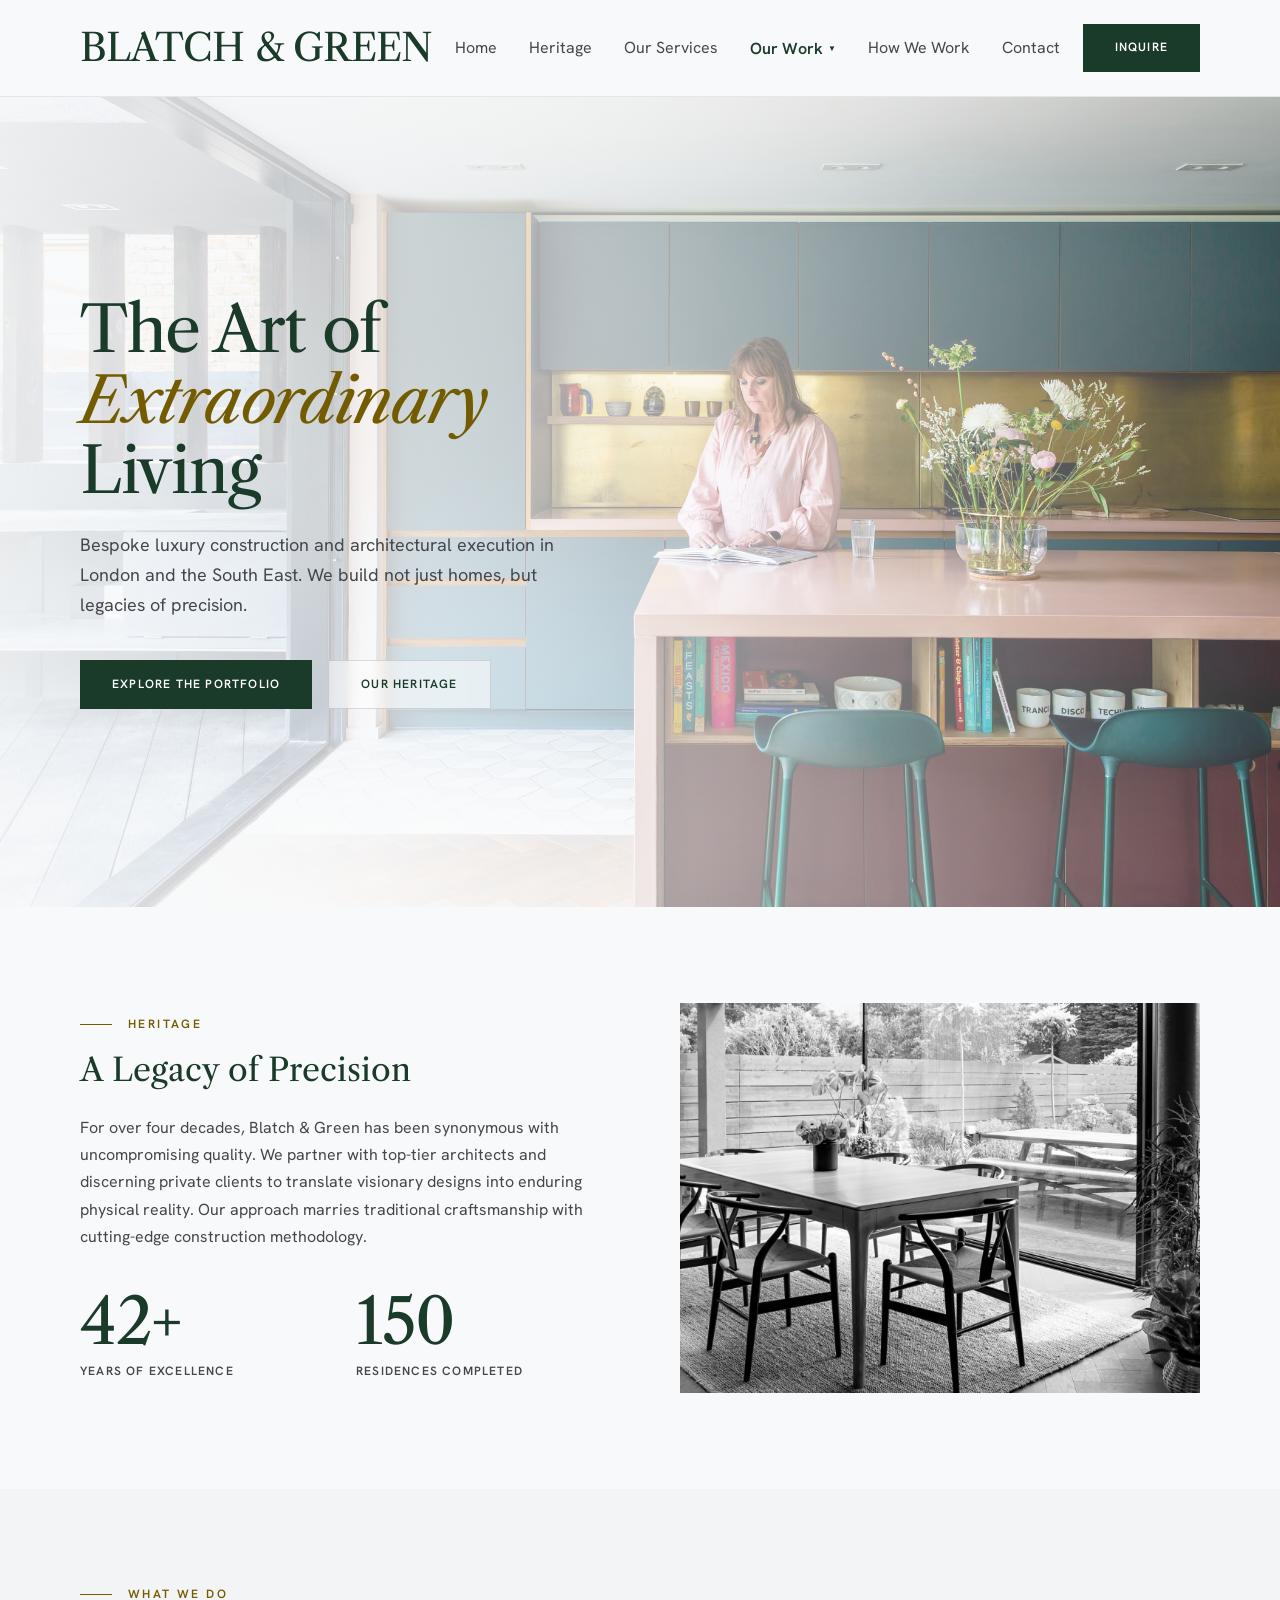
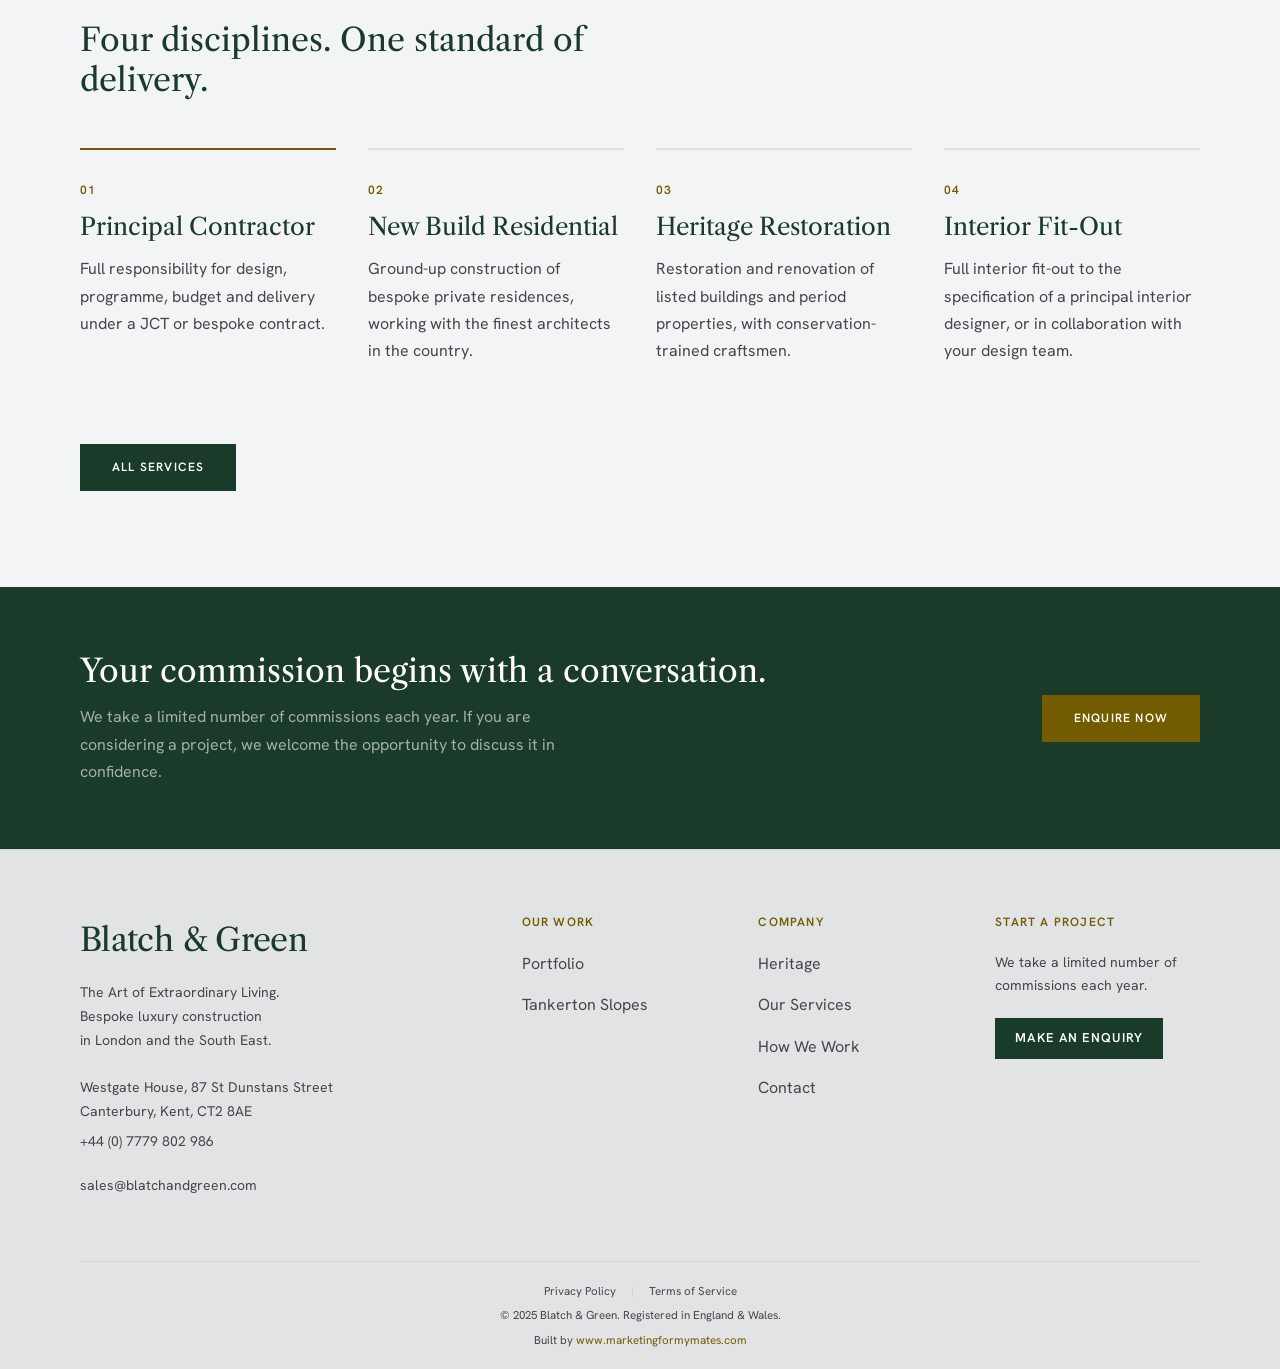
<file: index.html>
<!DOCTYPE html>
<html lang="en">
<head>
<meta charset="UTF-8">
<meta name="viewport" content="width=device-width, initial-scale=1.0">
<title>The Art of Extraordinary Living | Blatch &amp; Green</title>
<meta name="description" content="Blatch &amp; Green — Bespoke luxury construction and architectural execution in London and the South East.">
<link rel="preconnect" href="https://fonts.googleapis.com">
<link rel="preconnect" href="https://fonts.gstatic.com" crossorigin>
<link href="https://fonts.googleapis.com/css2?family=Hanken+Grotesk:wght@400;600&family=Libre+Caslon+Text:ital,wght@0,400;0,700;1,400&display=swap" rel="stylesheet">
<link rel="stylesheet" href="bg.css?v=2">
<link rel="icon" type="image/svg+xml" href="favicon.svg">
</head>
<body>
<!-- Mobile nav -->
<div class="mob-nav" id="mobNav">
  <div class="mob-nav-head">
    <a href="index.html" class="mob-nav-brand">Blatch &amp; Green</a>
    <button class="mob-close" id="mobClose" aria-label="Close menu">&times;</button>
  </div>
  <div class="mob-links">
    <p class="mob-nav-section-label">Our Work</p>
    <a href="portfolio.html">All Projects</a>
    <a href="tankerton.html" class="mob-nav-sub">Tankerton Slopes Residence</a>
      <a href="heritage.html">Heritage</a>
      <a href="services.html">Our Services</a>
    <a href="process.html">How We Work</a>
    <a href="contact.html">Contact</a>
    <a href="contact.html" class="btn btn-ghost-dark mob-cta" style="margin-top:32px;width:fit-content">Inquire</a>
  </div>
</div>

<nav class="site-nav" aria-label="Main navigation">
  <div class="container">
    <a href="index.html" class="nav-brand">Blatch &amp; Green</a>
    <div class="nav-links">
      <a href="index.html">Home</a>
      <a href="heritage.html">Heritage</a>
      <a href="services.html">Our Services</a>
      <div class="nav-dropdown">
        <button class="nav-dropdown-trigger" aria-expanded="false" aria-haspopup="true">Our Work <span class="nav-dropdown-caret">&#9660;</span></button>
        <div class="nav-dropdown-panel" role="menu">
          <a href="portfolio.html" role="menuitem">All Projects</a>
          <div class="nav-dropdown-divider"></div>
          <p class="nav-dropdown-label">Case Studies</p>
          <a href="tankerton.html" role="menuitem">Tankerton Slopes Residence</a>
        </div>
      </div>
      <a href="process.html">How We Work</a>
      <a href="contact.html">Contact</a>
    </div>
    <div class="nav-right">
      <a href="contact.html" class="btn btn-primary">Inquire</a>
      <button class="nav-ham" id="navHam" aria-label="Open menu" aria-expanded="false">
        <span></span><span></span><span></span>
      </button>
    </div>
  </div>
</nav>

<main>

<!-- Hero -->
<section style="position:relative;min-height:90vh;display:flex;align-items:center;background:var(--surf-lowest);overflow:hidden;">
  <div style="position:absolute;inset:0;width:100%;height:100%;">
    <img src="images/blatch1.avif"
         alt="Luxury interior" style="width:100%;height:100%;object-fit:cover;opacity:0.8;mix-blend-mode:multiply;">
    <div style="position:absolute;inset:0;background:linear-gradient(to right, rgba(248,249,250,0.9) 0%, rgba(248,249,250,0.55) 50%, transparent 100%);"></div>
  </div>
  <div class="container" class="hero-content" style="position:relative;z-index:2;">
    <div style="max-width:600px;">
      <h1 class="t-display c-primary" style="margin-bottom:24px;max-width:520px;">
        The Art of <br><em style="color:var(--secondary);">Extraordinary</em> Living
      </h1>
      <p class="t-body-lg c-on-surf-var" style="margin-bottom:40px;max-width:480px;">
        Bespoke luxury construction and architectural execution in London and the South East. We build not just homes, but legacies of precision.
      </p>
      <div style="display:flex;gap:16px;flex-wrap:wrap;">
        <a href="portfolio.html" class="btn btn-primary">Explore The Portfolio</a>
        <a href="heritage.html"  class="btn btn-outline">Our Heritage</a>
      </div>
    </div>
  </div>
</section>

<!-- Heritage section -->
<section class="sec bg-surface">
  <div class="container grid-2" style="gap:80px;">
    <div>
      <div class="sec-label">Heritage</div>
      <h2 class="t-headline-md c-primary" style="margin-bottom:24px;">A Legacy of Precision</h2>
      <p class="t-body c-on-surf-var" style="margin-bottom:40px;">
        For over four decades, Blatch &amp; Green has been synonymous with uncompromising quality. We partner with top-tier architects and discerning private clients to translate visionary designs into enduring physical reality. Our approach marries traditional craftsmanship with cutting-edge construction methodology.
      </p>
      <div style="display:grid;grid-template-columns:1fr 1fr;gap:32px;">
        <div><div class="stat-number">42+</div><div class="stat-label">Years of Excellence</div></div>
        <div><div class="stat-number">150</div><div class="stat-label">Residences Completed</div></div>
      </div>
    </div>
    <div class="img-wrap" style="aspect-ratio:4/3;">
      <img src="images/blatch2.avif"
           alt="Craftsmanship detail">
    </div>
  </div>
</section>

<!-- Services teaser -->
<section class="sec bg-surf-low">
  <div class="container">
    <div class="sec-label">What We Do</div>
    <h2 class="t-headline-md c-primary" style="margin-bottom:48px;max-width:520px;">Four disciplines. One standard of delivery.</h2>
    <div class="disciplines-grid">
      <div style="padding:32px 0;border-top:2px solid var(--secondary);">
        <p class="t-label c-secondary" style="margin-bottom:12px;">01</p>
        <h3 class="t-headline-sm c-primary" style="margin-bottom:12px;">Principal Contractor</h3>
        <p class="t-body c-on-surf-var">Full responsibility for design, programme, budget and delivery under a JCT or bespoke contract.</p>
      </div>
      <div style="padding:32px 0;border-top:2px solid var(--outline-faint);">
        <p class="t-label c-secondary" style="margin-bottom:12px;">02</p>
        <h3 class="t-headline-sm c-primary" style="margin-bottom:12px;">New Build Residential</h3>
        <p class="t-body c-on-surf-var">Ground-up construction of bespoke private residences, working with the finest architects in the country.</p>
      </div>
      <div style="padding:32px 0;border-top:2px solid var(--outline-faint);">
        <p class="t-label c-secondary" style="margin-bottom:12px;">03</p>
        <h3 class="t-headline-sm c-primary" style="margin-bottom:12px;">Heritage Restoration</h3>
        <p class="t-body c-on-surf-var">Restoration and renovation of listed buildings and period properties, with conservation-trained craftsmen.</p>
      </div>
      <div style="padding:32px 0;border-top:2px solid var(--outline-faint);">
        <p class="t-label c-secondary" style="margin-bottom:12px;">04</p>
        <h3 class="t-headline-sm c-primary" style="margin-bottom:12px;">Interior Fit-Out</h3>
        <p class="t-body c-on-surf-var">Full interior fit-out to the specification of a principal interior designer, or in collaboration with your design team.</p>
      </div>
    </div>
    <div style="margin-top:48px;">
      <a href="services.html" class="btn btn-primary">All Services</a>
    </div>
  </div>
</section>

<!-- CTA band -->
<section class="cta-band">
  <div class="container">
    <div>
      <h2 class="t-headline-md c-on-primary" style="margin-bottom:12px;">Your commission begins with a conversation.</h2>
      <p class="t-body" style="color:rgba(255,255,255,0.6);max-width:520px;">We take a limited number of commissions each year. If you are considering a project, we welcome the opportunity to discuss it in confidence.</p>
    </div>
    <a href="contact.html" class="btn btn-ghost-dark">Enquire Now</a>
  </div>
</section>

</main>
<footer class="site-footer">
  <div class="container" style="display:block;padding-bottom:0;">

    <!-- Main footer grid -->
    <div class="footer-grid">

      <!-- Brand + contact -->
      <div>
        <a href="index.html" class="footer-brand">Blatch &amp; Green</a>
        <p class="t-body c-on-surf-var" style="margin-top:16px;font-size:0.875rem;line-height:1.7;">The Art of Extraordinary Living.<br>Bespoke luxury construction<br>in London and the South East.</p>
        <div style="margin-top:24px;display:flex;flex-direction:column;gap:6px;">
          <p class="t-body c-on-surf-var" style="font-size:0.875rem;">Westgate House, 87 St Dunstans Street<br>Canterbury, Kent, CT2 8AE</p>
          <a href="tel:+447779802986" class="footer-link" style="font-size:0.875rem;">+44 (0) 7779 802 986</a>
          <a href="mailto:sales@blatchandgreen.com" class="footer-link" style="font-size:0.875rem;">sales@blatchandgreen.com</a>
        </div>
      </div>

      <!-- Work -->
      <div>
        <p class="t-label c-secondary" style="margin-bottom:20px;">Our Work</p>
        <a href="portfolio.html" class="footer-link">Portfolio</a>
        <a href="tankerton.html" class="footer-link">Tankerton Slopes</a>
      </div>

      <!-- Company -->
      <div>
        <p class="t-label c-secondary" style="margin-bottom:20px;">Company</p>
        <a href="heritage.html" class="footer-link">Heritage</a>
        <a href="services.html" class="footer-link">Our Services</a>
        <a href="process.html" class="footer-link">How We Work</a>
        <a href="contact.html" class="footer-link">Contact</a>
      </div>

      <!-- Enquiries -->
      <div>
        <p class="t-label c-secondary" style="margin-bottom:20px;">Start a Project</p>
        <p class="t-body c-on-surf-var" style="font-size:0.875rem;margin-bottom:20px;">We take a limited number of commissions each year.</p>
        <a href="contact.html" class="btn btn-primary" style="font-size:0.8rem;padding:10px 20px;">Make an Enquiry</a>
      </div>

    </div>

    <!-- Bottom strip -->
    <div style="border-top:1px solid var(--outline-faint);padding:20px 0;text-align:center;">
      <p style="font-family:'Hanken Grotesk',sans-serif;font-size:0.72rem;color:var(--on-surf-var);margin:0 0 6px 0;">
        <a href="contact.html#" class="footer-link" style="font-size:0.72rem;display:inline;margin:0 12px;">Privacy Policy</a>
        <span style="color:var(--outline-faint);">|</span>
        <a href="contact.html#" class="footer-link" style="font-size:0.72rem;display:inline;margin:0 12px;">Terms of Service</a>
      </p>
      <p style="font-family:'Hanken Grotesk',sans-serif;font-size:0.72rem;color:var(--on-surf-var);margin:0 0 6px 0;">&copy; 2025 Blatch &amp; Green. Registered in England &amp; Wales.</p>
      <p style="font-family:'Hanken Grotesk',sans-serif;font-size:0.72rem;color:var(--on-surf-var);margin:0;">Built by <a href="https://www.marketingformymates.com" rel="dofollow" style="color:var(--secondary);text-decoration:none;">www.marketingformymates.com</a></p>
    </div>

  </div>
</footer>

<style>
/* ── Nav dropdown ── */
.nav-dropdown { position: relative; }

.nav-dropdown-trigger {
  background: none;
  border: none;
  cursor: pointer;
  font-family: 'Hanken Grotesk', sans-serif;
  font-size: inherit;
  font-weight: 600;
  color: var(--primary);
  letter-spacing: 0.01em;
  padding: 0;
  display: flex;
  align-items: center;
  gap: 5px;
  transition: color 0.2s;
}

.nav-dropdown-trigger:hover { color: var(--secondary); }

.nav-dropdown-caret {
  font-size: 8px;
  transition: transform 0.2s;
  display: inline-block;
}

.nav-dropdown[data-open] .nav-dropdown-caret { transform: rotate(180deg); }

.nav-dropdown-panel {
  display: none;
  position: absolute;
  top: calc(100% + 16px);
  left: -24px;
  min-width: 240px;
  background: #fff;
  border: 1px solid var(--outline-faint);
  box-shadow: 0 8px 32px rgba(0,0,0,0.10);
  padding: 8px 0;
  z-index: 200;
}

.nav-dropdown[data-open] .nav-dropdown-panel { display: block; }

.nav-dropdown-panel a {
  display: block;
  padding: 10px 24px;
  font-family: 'Hanken Grotesk', sans-serif;
  font-size: 0.875rem;
  color: var(--primary);
  text-decoration: none;
  transition: background 0.15s, color 0.15s;
}

.nav-dropdown-panel a:hover {
  background: var(--surf-lowest);
  color: var(--secondary);
}

.nav-dropdown-divider {
  height: 1px;
  background: var(--outline-faint);
  margin: 8px 0;
}

.nav-dropdown-label {
  padding: 4px 24px 6px;
  font-family: 'Hanken Grotesk', sans-serif;
  font-size: 10px;
  font-weight: 600;
  letter-spacing: 0.12em;
  text-transform: uppercase;
  color: var(--secondary);
  margin: 0;
}

/* Mobile nav additions */
.mob-nav-section-label {
  font-family: 'Hanken Grotesk', sans-serif;
  font-size: 10px;
  font-weight: 600;
  letter-spacing: 0.14em;
  text-transform: uppercase;
  color: var(--secondary);
  margin: 0 0 4px 0;
}

.mob-nav-sub {
  font-size: 0.9rem !important;
  opacity: 0.7;
  padding-left: 12px !important;
}
</style>

<script>
(function(){
  // Dropdown
  var triggers = document.querySelectorAll('.nav-dropdown-trigger');
  triggers.forEach(function(trigger) {
    var dropdown = trigger.closest('.nav-dropdown');
    trigger.addEventListener('click', function(e) {
      e.stopPropagation();
      var isOpen = dropdown.hasAttribute('data-open');
      // Close all
      document.querySelectorAll('.nav-dropdown[data-open]').forEach(function(d) { d.removeAttribute('data-open'); d.querySelector('.nav-dropdown-trigger').setAttribute('aria-expanded','false'); });
      if (!isOpen) { dropdown.setAttribute('data-open',''); trigger.setAttribute('aria-expanded','true'); }
    });
  });
  document.addEventListener('click', function() {
    document.querySelectorAll('.nav-dropdown[data-open]').forEach(function(d) { d.removeAttribute('data-open'); d.querySelector('.nav-dropdown-trigger').setAttribute('aria-expanded','false'); });
  });
  document.addEventListener('keydown', function(e) {
    if (e.key === 'Escape') { document.querySelectorAll('.nav-dropdown[data-open]').forEach(function(d) { d.removeAttribute('data-open'); }); }
  });
})();
</script>

<script>
(function(){
  var ham=document.getElementById('navHam'),
      mob=document.getElementById('mobNav'),
      cls=document.getElementById('mobClose');
  function open(){mob.style.display='flex';setTimeout(function(){mob.classList.add('open');},10);ham.setAttribute('aria-expanded','true');document.body.style.overflow='hidden';}
  function close(){mob.classList.remove('open');ham.setAttribute('aria-expanded','false');document.body.style.overflow='';setTimeout(function(){mob.style.display='none';},260);}
  if(ham)ham.addEventListener('click',open);
  if(cls)cls.addEventListener('click',close);
  if(mob)mob.querySelectorAll('a').forEach(function(a){a.addEventListener('click',close);});
  document.addEventListener('keydown',function(e){if(e.key==='Escape'&&mob&&mob.classList.contains('open'))close();});
})();
</script>
</body>
</html>
</file>
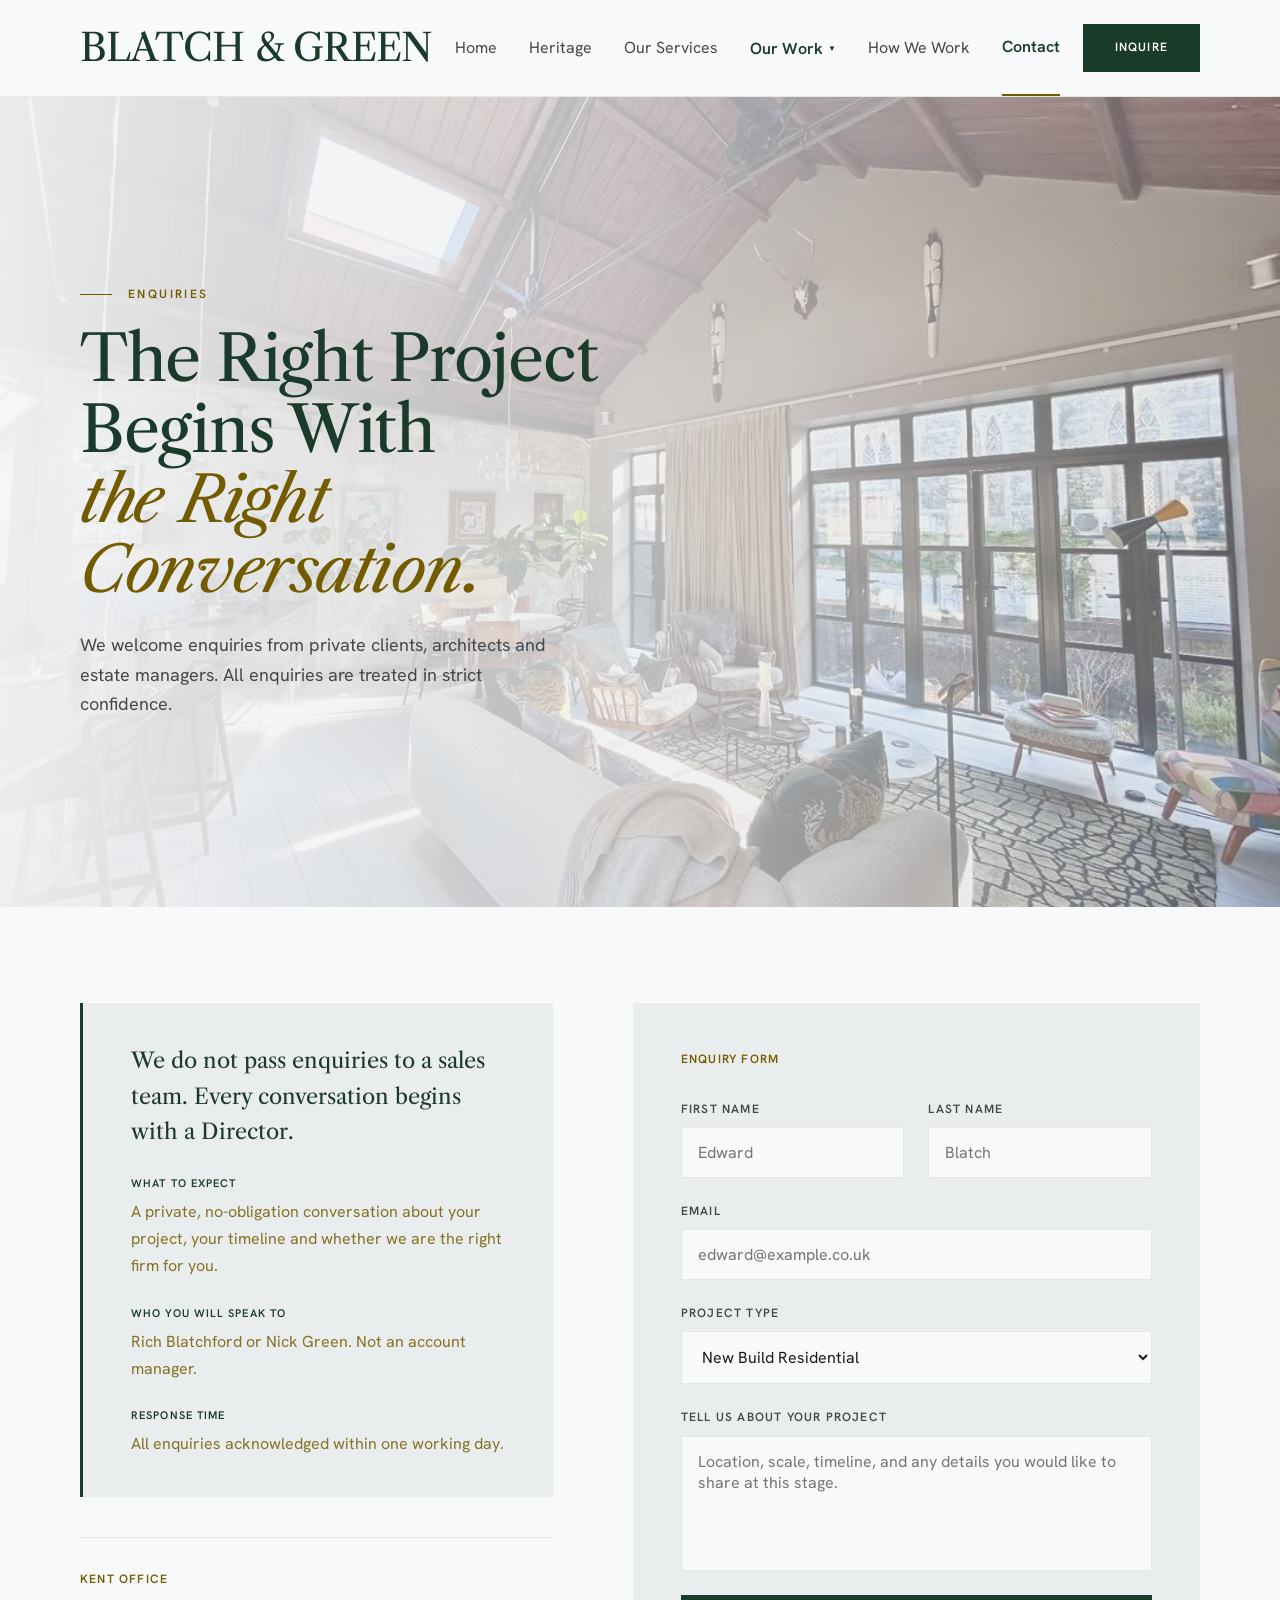
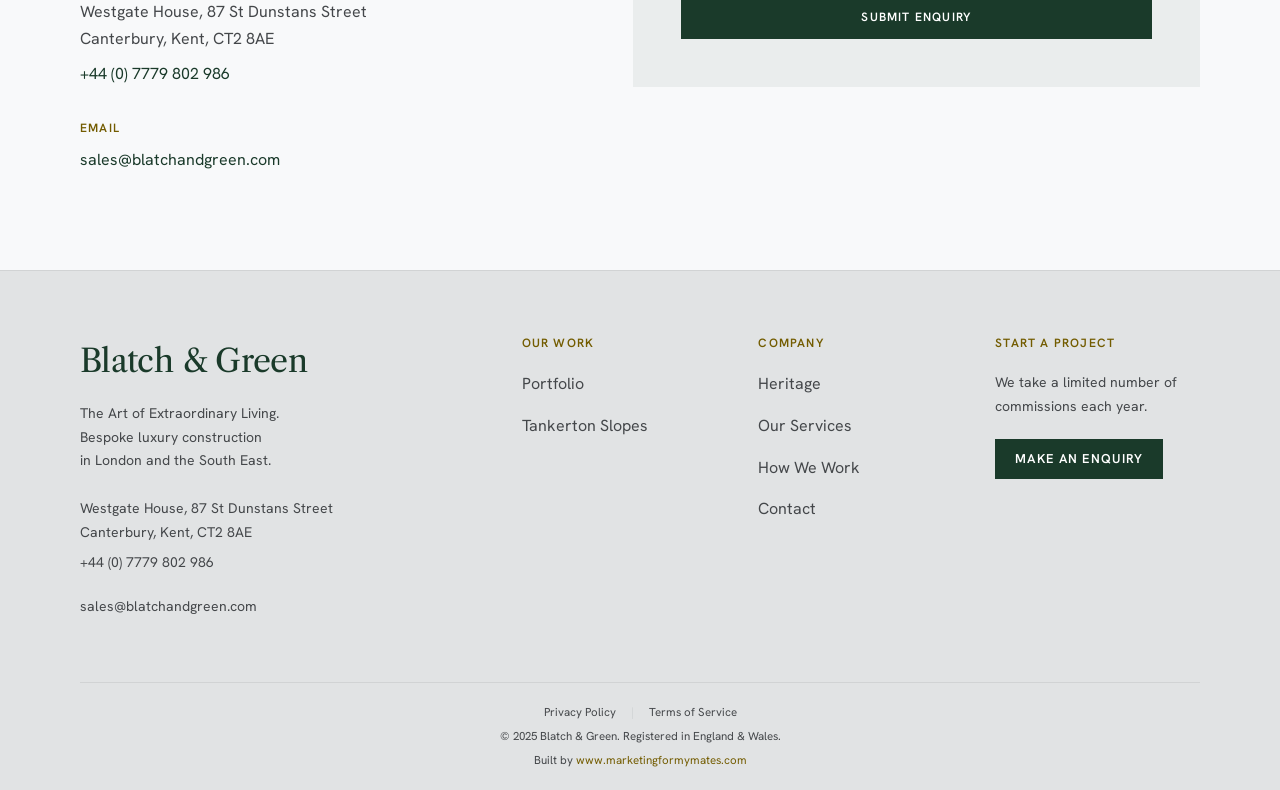
<file: contact.html>
<!DOCTYPE html>
<html lang="en">
<head>
<meta charset="UTF-8">
<meta name="viewport" content="width=device-width, initial-scale=1.0">
<title>Contact | Blatch &amp; Green</title>
<meta name="description" content="Blatch &amp; Green — Bespoke luxury construction and architectural execution in London and the South East.">
<link rel="preconnect" href="https://fonts.googleapis.com">
<link rel="preconnect" href="https://fonts.gstatic.com" crossorigin>
<link href="https://fonts.googleapis.com/css2?family=Hanken+Grotesk:wght@400;600&family=Libre+Caslon+Text:ital,wght@0,400;0,700;1,400&display=swap" rel="stylesheet">
<link rel="stylesheet" href="bg.css?v=2">
<style>
.nav-dropdown { position: relative; }
.nav-dropdown-trigger {
  background: none; border: none; cursor: pointer;
  font-family: 'Hanken Grotesk', sans-serif; font-size: inherit;
  font-weight: 600; color: var(--primary); letter-spacing: 0.01em;
  padding: 0; display: flex; align-items: center; gap: 5px; transition: color 0.2s;
}
.nav-dropdown-trigger:hover { color: var(--secondary); }
.nav-dropdown-caret { font-size: 8px; transition: transform 0.2s; display: inline-block; }
.nav-dropdown[data-open] .nav-dropdown-caret { transform: rotate(180deg); }
.nav-dropdown-panel {
  display: none; position: absolute; top: calc(100% + 16px); left: -24px;
  min-width: 240px; background: #fff; border: 1px solid var(--outline-faint);
  box-shadow: 0 8px 32px rgba(0,0,0,0.10); padding: 8px 0; z-index: 200;
}
.nav-dropdown[data-open] .nav-dropdown-panel { display: block; }
.nav-dropdown-panel a {
  display: block; padding: 10px 24px;
  font-family: 'Hanken Grotesk', sans-serif; font-size: 0.875rem;
  color: var(--primary); text-decoration: none; transition: background 0.15s, color 0.15s;
}
.nav-dropdown-panel a:hover { background: var(--surf-lowest); color: var(--secondary); }
.nav-dropdown-divider { height: 1px; background: var(--outline-faint); margin: 8px 0; }
.nav-dropdown-label {
  padding: 4px 24px 6px; font-family: 'Hanken Grotesk', sans-serif;
  font-size: 10px; font-weight: 600; letter-spacing: 0.12em;
  text-transform: uppercase; color: var(--secondary); margin: 0;
}
.mob-nav-section-label {
  font-family: 'Hanken Grotesk', sans-serif; font-size: 10px; font-weight: 600;
  letter-spacing: 0.14em; text-transform: uppercase; color: var(--secondary); margin: 0 0 4px 0;
}
.mob-nav-sub { font-size: 0.9rem !important; opacity: 0.7; padding-left: 12px !important; }
</style>
</head>
<body>
<!-- Mobile nav -->
<div class="mob-nav" id="mobNav">
  <div class="mob-nav-head">
    <a href="index.html" class="mob-nav-brand">Blatch &amp; Green</a>
    <button class="mob-close" id="mobClose" aria-label="Close menu">&times;</button>
  </div>
    <div class="mob-links">
    <p class="mob-nav-section-label">Our Work</p>
    <a href="portfolio.html">All Projects</a>
    <a href="tankerton.html" class="mob-nav-sub">Tankerton Slopes Residence</a>
      <a href="heritage.html">Heritage</a>
      <a href="services.html">Our Services</a>
    <a href="process.html">How We Work</a>
    <a href="contact.html">Contact</a>
    <a href="contact.html" class="btn btn-ghost-dark mob-cta" style="margin-top:32px;width:fit-content">Inquire</a>
  </div>
</div>

<nav class="site-nav" aria-label="Main navigation">
  <div class="container">
    <a href="index.html" class="nav-brand">Blatch &amp; Green</a>
        <div class="nav-links">
      <a href="index.html">Home</a>
      <a href="heritage.html">Heritage</a>
      <a href="services.html">Our Services</a>
      <div class="nav-dropdown">
        <button class="nav-dropdown-trigger" aria-expanded="false" aria-haspopup="true">Our Work <span class="nav-dropdown-caret">&#9660;</span></button>
        <div class="nav-dropdown-panel" role="menu">
          <a href="portfolio.html" role="menuitem">All Projects</a>
          <div class="nav-dropdown-divider"></div>
          <p class="nav-dropdown-label">Case Studies</p>
          <a href="tankerton.html" role="menuitem">Tankerton Slopes Residence</a>
        </div>
      </div>
      <a href="process.html">How We Work</a>
      <a href="contact.html" class="active">Contact</a>
    </div>
    <div class="nav-right">
      <a href="contact.html" class="btn btn-primary">Inquire</a>
      <button class="nav-ham" id="navHam" aria-label="Open menu" aria-expanded="false">
        <span></span><span></span><span></span>
      </button>
    </div>
  </div>
</nav>

<main>
<section style="position:relative;min-height:90vh;display:flex;align-items:center;background:var(--surf-lowest);overflow:hidden;">
  <div style="position:absolute;inset:0;width:100%;height:100%;">
    <img src="images/blatch10.jpg" alt="Enquiries" style="width:100%;height:100%;object-fit:cover;opacity:0.7;mix-blend-mode:multiply;">
    <div style="position:absolute;inset:0;background:linear-gradient(to right, rgba(248,249,250,0.92) 0%, rgba(248,249,250,0.6) 50%, transparent 100%);"></div>
  </div>
  <div class="container" class="hero-content" style="position:relative;z-index:2;">
    <div style="max-width:600px;">
      <div class="sec-label" style="margin-bottom:20px;">Enquiries</div>
      <h1 class="t-display c-primary" style="margin-bottom:24px;max-width:520px;">The Right Project Begins With<br><em style="color:var(--secondary);">the Right Conversation.</em></h1>
      <p class="t-body-lg c-on-surf-var" style="max-width:480px;">We welcome enquiries from private clients, architects and estate managers. All enquiries are treated in strict confidence.</p>
    </div>
  </div>
</section>
<section class="sec bg-surface">
  <div class="container contact-grid">
    <div>
      <div class="intro-panel" style="max-width:100%;margin:0 0 40px 0;">
        <p>We do not pass enquiries to a sales team. Every conversation begins with a Director.</p>
        <div style="display:flex;flex-direction:column;gap:24px;margin-top:24px;">
          <div>
            <p style="font-family:'Hanken Grotesk',sans-serif;font-size:11px;font-weight:600;letter-spacing:0.1em;text-transform:uppercase;color:var(--primary);margin-bottom:6px;opacity:1;">What to expect</p>
            <p style="font-family:'Hanken Grotesk',sans-serif;font-size:1rem;line-height:1.7;color:var(--secondary);opacity:0.85;margin:0;">A private, no-obligation conversation about your project, your timeline and whether we are the right firm for you.</p>
          </div>
          <div>
            <p style="font-family:'Hanken Grotesk',sans-serif;font-size:11px;font-weight:600;letter-spacing:0.1em;text-transform:uppercase;color:var(--primary);margin-bottom:6px;opacity:1;">Who you will speak to</p>
            <p style="font-family:'Hanken Grotesk',sans-serif;font-size:1rem;line-height:1.7;color:var(--secondary);opacity:0.85;margin:0;">Rich Blatchford or Nick Green. Not an account manager.</p>
          </div>
          <div>
            <p style="font-family:'Hanken Grotesk',sans-serif;font-size:11px;font-weight:600;letter-spacing:0.1em;text-transform:uppercase;color:var(--primary);margin-bottom:6px;opacity:1;">Response time</p>
            <p style="font-family:'Hanken Grotesk',sans-serif;font-size:1rem;line-height:1.7;color:var(--secondary);opacity:0.85;margin:0;">All enquiries acknowledged within one working day.</p>
          </div>
        </div>
      </div>

      <div style="display:flex;flex-direction:column;gap:32px;border-top:1px solid var(--outline-faint);padding-top:32px;">
        <div>
          <p class="contact-detail-label">Kent Office</p>
          <p class="t-body c-on-surf-var">Westgate House, 87 St Dunstans Street<br>Canterbury, Kent, CT2 8AE</p>
          <a href="tel:+447779802986" class="t-body c-primary" style="display:block;margin-top:8px;transition:color 0.3s;" onmouseover="this.style.color='var(--secondary)'" onmouseout="this.style.color='var(--primary)'">+44 (0) 7779 802 986</a>
        </div>
        <div>
          <p class="contact-detail-label">Email</p>
          <a href="mailto:sales@blatchandgreen.com" class="t-body c-primary" style="transition:color 0.3s;" onmouseover="this.style.color='var(--secondary)'" onmouseout="this.style.color='var(--primary)'">sales@blatchandgreen.com</a>
        </div>
      </div>
    </div>

    <div class="contact-form-wrap">
      <p class="t-label c-secondary" style="margin-bottom:32px;">Enquiry Form</p>
      <form onsubmit="handleSubmit(event)">
        <div class="form-row" style="margin-bottom:24px;">
          <div class="form-group" style="margin-bottom:0">
            <label class="form-label">First Name</label>
            <input type="text" class="form-input" placeholder="Edward" required>
          </div>
          <div class="form-group" style="margin-bottom:0">
            <label class="form-label">Last Name</label>
            <input type="text" class="form-input" placeholder="Blatch" required>
          </div>
        </div>
        <div class="form-group">
          <label class="form-label">Email</label>
          <input type="email" class="form-input" placeholder="edward@example.co.uk" required>
        </div>
        <div class="form-group">
          <label class="form-label">Project Type</label>
          <select class="form-select">
            <option>New Build Residential</option>
            <option>Heritage Restoration</option>
            <option>Interior Fit-Out</option>
            <option>Commercial</option>
            <option>Other / Not Sure Yet</option>
          </select>
        </div>
        <div class="form-group">
          <label class="form-label">Tell Us About Your Project</label>
          <textarea class="form-textarea" rows="5" placeholder="Location, scale, timeline, and any details you would like to share at this stage." required></textarea>
        </div>
        <button type="submit" id="submitBtn" class="btn btn-primary" style="width:100%;">Submit Enquiry</button>
      </form>
    </div>
  </div>
</section>
</main>
<script>
function handleSubmit(e){
  e.preventDefault();
  var btn=document.getElementById('submitBtn');
  btn.textContent='Enquiry Sent \u2014 We\'ll be in touch';
  btn.style.background='var(--secondary)';
  btn.disabled=true;
}
</script><footer class="site-footer">
  <div class="container" style="display:block;padding-bottom:0;">

    <!-- Main footer grid -->
    <div class="footer-grid">

      <!-- Brand + contact -->
      <div>
        <a href="index.html" class="footer-brand">Blatch &amp; Green</a>
        <p class="t-body c-on-surf-var" style="margin-top:16px;font-size:0.875rem;line-height:1.7;">The Art of Extraordinary Living.<br>Bespoke luxury construction<br>in London and the South East.</p>
        <div style="margin-top:24px;display:flex;flex-direction:column;gap:6px;">
          <p class="t-body c-on-surf-var" style="font-size:0.875rem;">Westgate House, 87 St Dunstans Street<br>Canterbury, Kent, CT2 8AE</p>
          <a href="tel:+447779802986" class="footer-link" style="font-size:0.875rem;">+44 (0) 7779 802 986</a>
          <a href="mailto:sales@blatchandgreen.com" class="footer-link" style="font-size:0.875rem;">sales@blatchandgreen.com</a>
        </div>
      </div>

      <!-- Work -->
      <div>
        <p class="t-label c-secondary" style="margin-bottom:20px;">Our Work</p>
        <a href="portfolio.html" class="footer-link">Portfolio</a>
        <a href="tankerton.html" class="footer-link">Tankerton Slopes</a>
      </div>

      <!-- Company -->
      <div>
        <p class="t-label c-secondary" style="margin-bottom:20px;">Company</p>
        <a href="heritage.html" class="footer-link">Heritage</a>
        <a href="services.html" class="footer-link">Our Services</a>
        <a href="process.html" class="footer-link">How We Work</a>
        <a href="contact.html" class="footer-link">Contact</a>
      </div>

      <!-- Enquiries -->
      <div>
        <p class="t-label c-secondary" style="margin-bottom:20px;">Start a Project</p>
        <p class="t-body c-on-surf-var" style="font-size:0.875rem;margin-bottom:20px;">We take a limited number of commissions each year.</p>
        <a href="contact.html" class="btn btn-primary" style="font-size:0.8rem;padding:10px 20px;">Make an Enquiry</a>
      </div>

    </div>

    <!-- Bottom strip -->
    <div style="border-top:1px solid var(--outline-faint);padding:20px 0;text-align:center;">
      <p style="font-family:'Hanken Grotesk',sans-serif;font-size:0.72rem;color:var(--on-surf-var);margin:0 0 6px 0;">
        <a href="contact.html#" class="footer-link" style="font-size:0.72rem;display:inline;margin:0 12px;">Privacy Policy</a>
        <span style="color:var(--outline-faint);">|</span>
        <a href="contact.html#" class="footer-link" style="font-size:0.72rem;display:inline;margin:0 12px;">Terms of Service</a>
      </p>
      <p style="font-family:'Hanken Grotesk',sans-serif;font-size:0.72rem;color:var(--on-surf-var);margin:0 0 6px 0;">&copy; 2025 Blatch &amp; Green. Registered in England &amp; Wales.</p>
      <p style="font-family:'Hanken Grotesk',sans-serif;font-size:0.72rem;color:var(--on-surf-var);margin:0;">Built by <a href="https://www.marketingformymates.com" rel="dofollow" style="color:var(--secondary);text-decoration:none;">www.marketingformymates.com</a></p>
    </div>

  </div>
</footer>

<script>
(function(){
  var ham=document.getElementById('navHam'),
      mob=document.getElementById('mobNav'),
      cls=document.getElementById('mobClose');
  function open(){mob.style.display='flex';setTimeout(function(){mob.classList.add('open');},10);ham.setAttribute('aria-expanded','true');document.body.style.overflow='hidden';}
  function close(){mob.classList.remove('open');ham.setAttribute('aria-expanded','false');document.body.style.overflow='';setTimeout(function(){mob.style.display='none';},260);}
  if(ham)ham.addEventListener('click',open);
  if(cls)cls.addEventListener('click',close);
  if(mob)mob.querySelectorAll('a').forEach(function(a){a.addEventListener('click',close);});
  document.addEventListener('keydown',function(e){if(e.key==='Escape'&&mob&&mob.classList.contains('open'))close();});
})();
</script>
<script>
(function(){
  document.querySelectorAll('.nav-dropdown-trigger').forEach(function(trigger){
    var dropdown = trigger.closest('.nav-dropdown');
    trigger.addEventListener('click', function(e){
      e.stopPropagation();
      var isOpen = dropdown.hasAttribute('data-open');
      document.querySelectorAll('.nav-dropdown[data-open]').forEach(function(d){d.removeAttribute('data-open');d.querySelector('.nav-dropdown-trigger').setAttribute('aria-expanded','false');});
      if(!isOpen){dropdown.setAttribute('data-open','');trigger.setAttribute('aria-expanded','true');}
    });
  });
  document.addEventListener('click',function(){document.querySelectorAll('.nav-dropdown[data-open]').forEach(function(d){d.removeAttribute('data-open');});});
  document.addEventListener('keydown',function(e){if(e.key==='Escape')document.querySelectorAll('.nav-dropdown[data-open]').forEach(function(d){d.removeAttribute('data-open');});});
})();
</script>
</body>
</html>
</file>
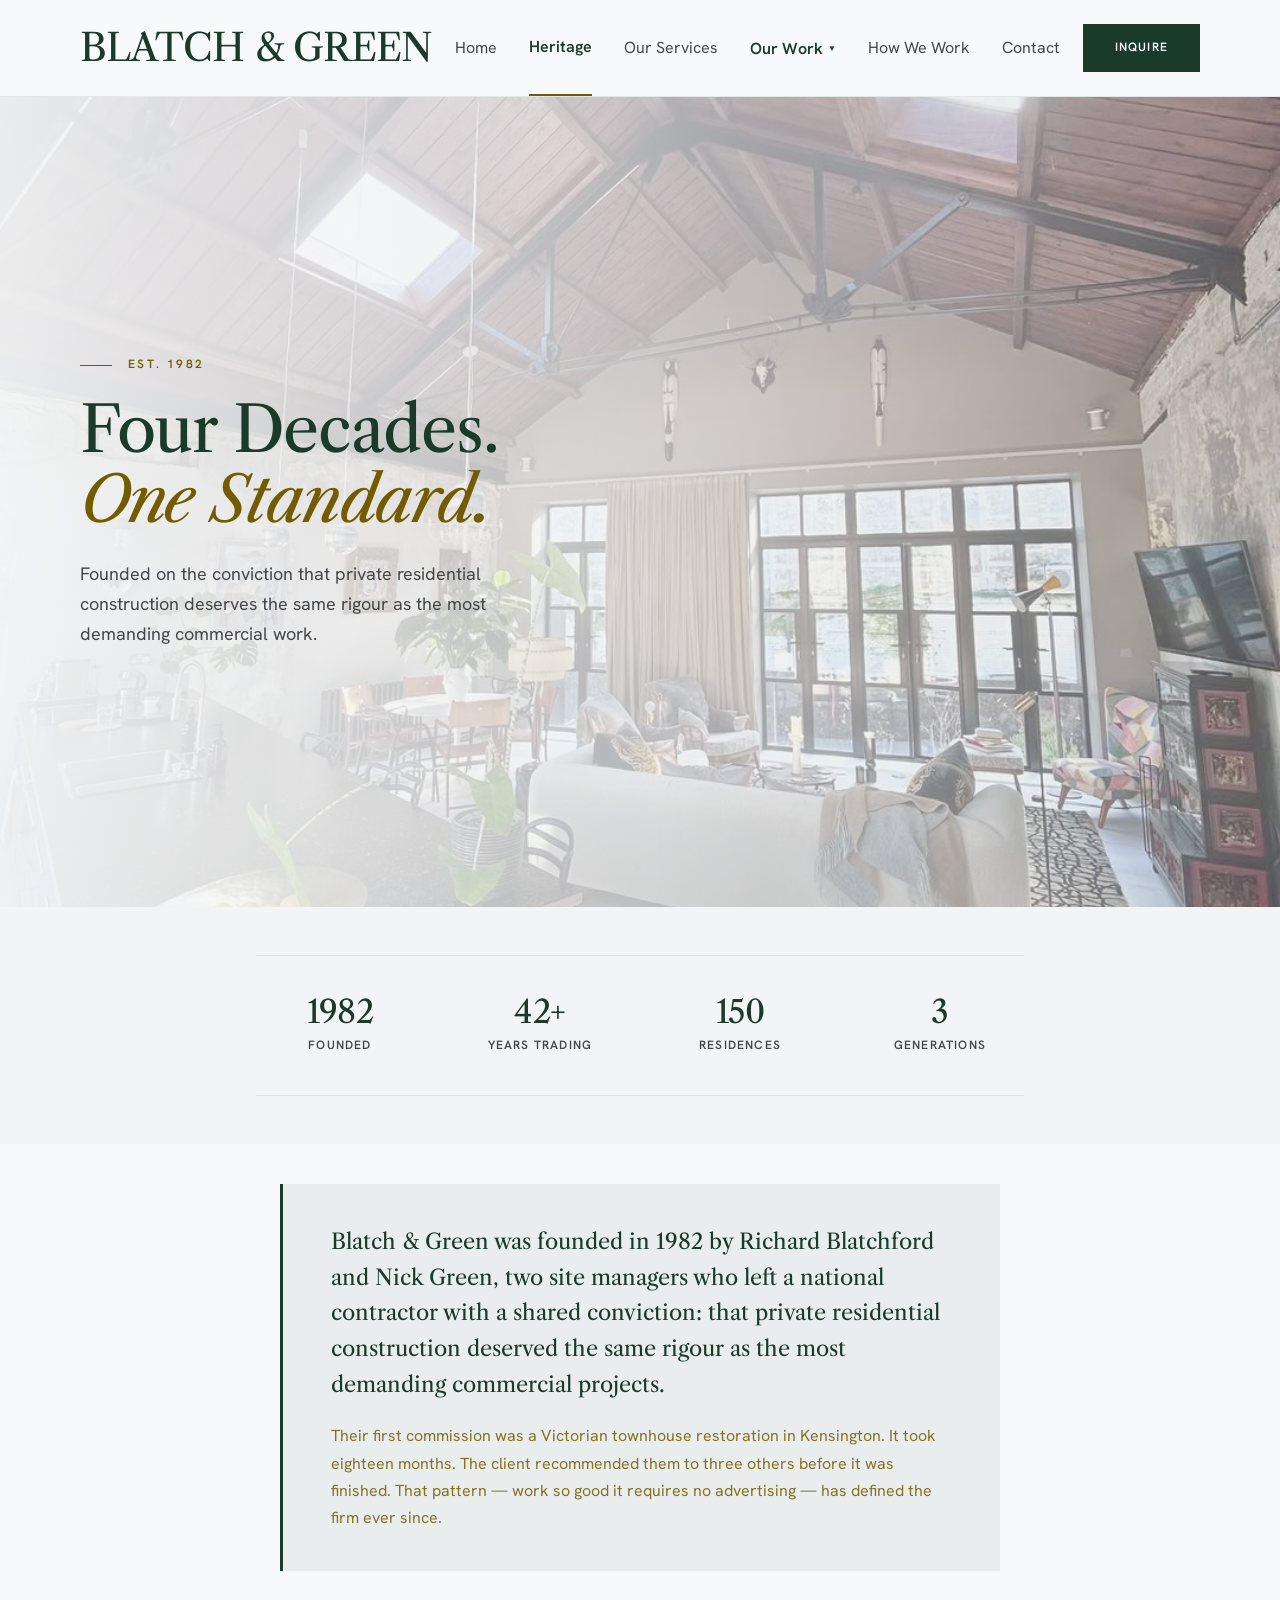
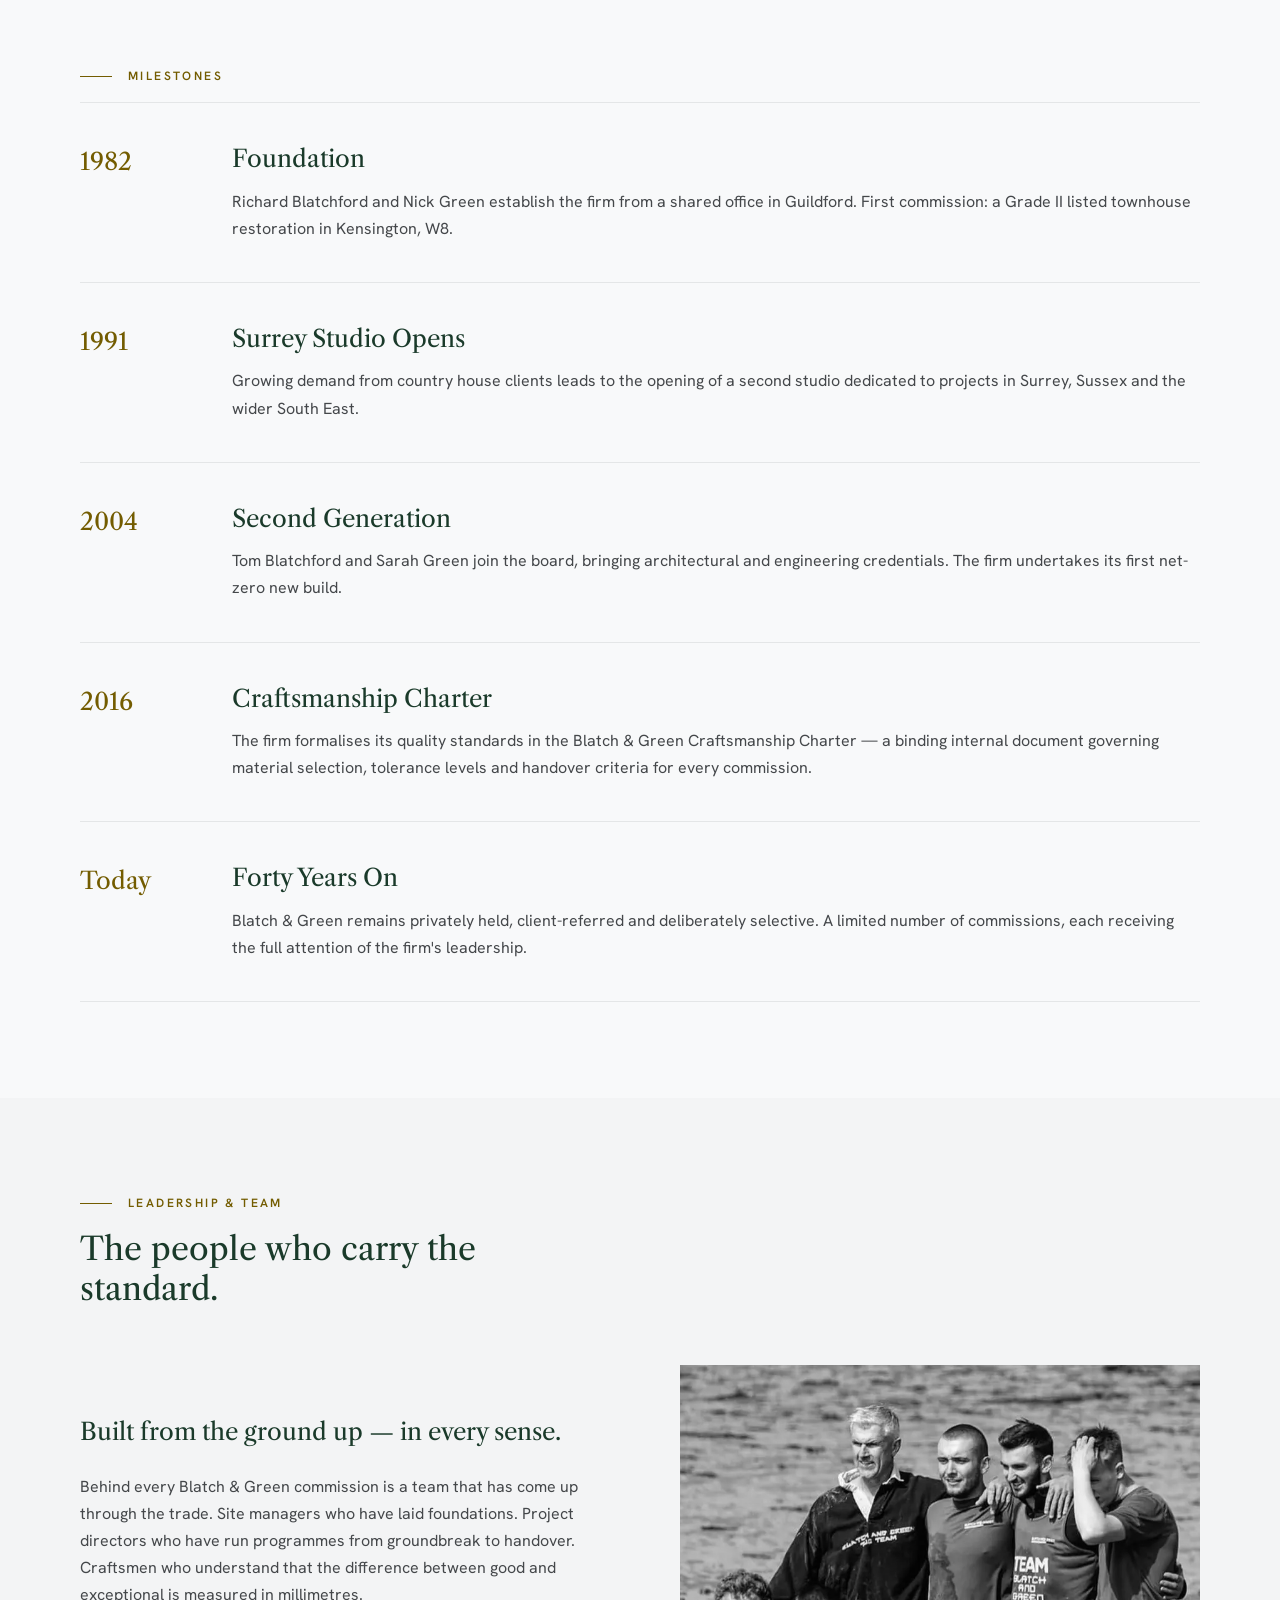
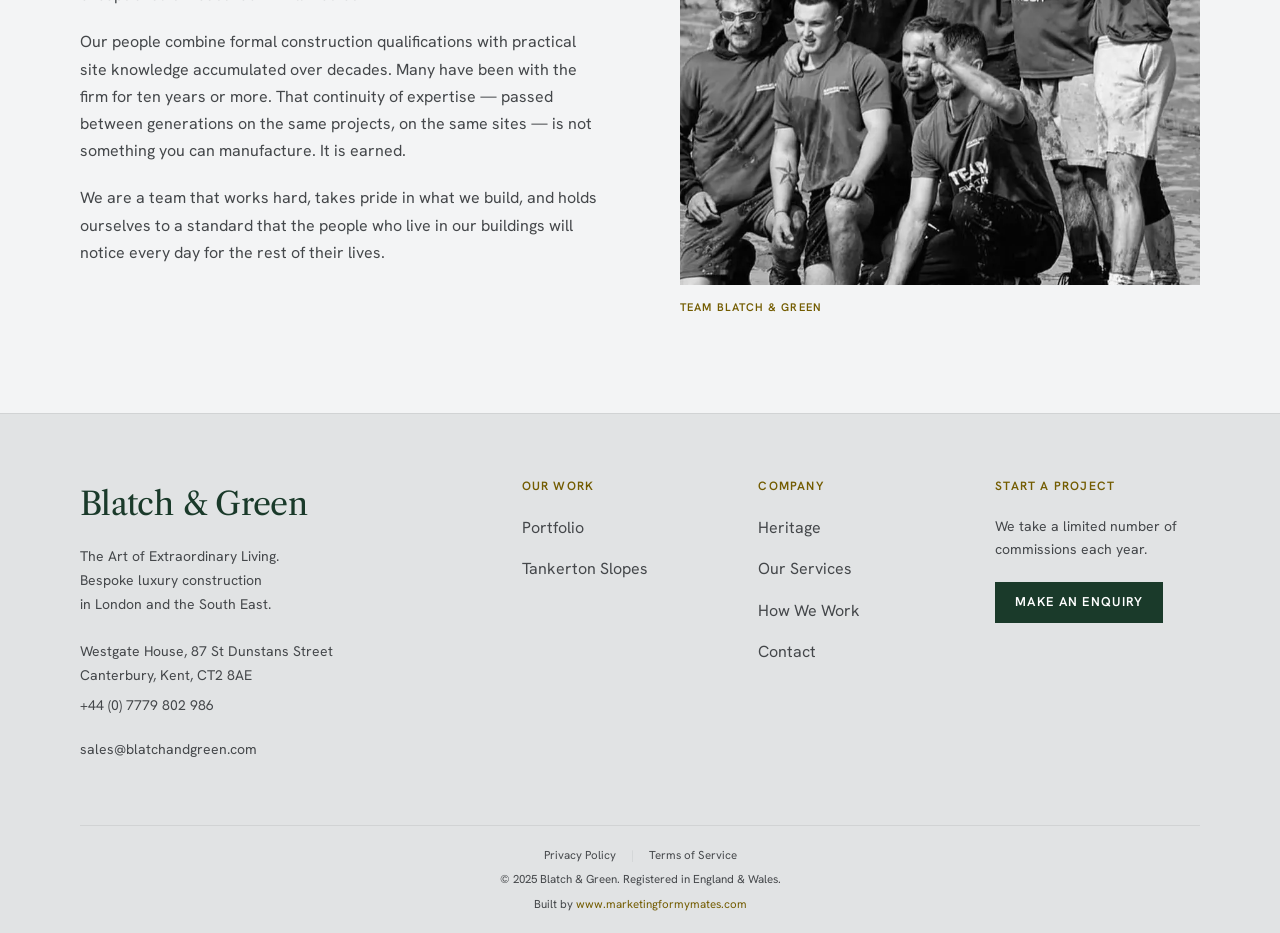
<file: heritage.html>
<!DOCTYPE html>
<html lang="en">
<head>
<meta charset="UTF-8">
<meta name="viewport" content="width=device-width, initial-scale=1.0">
<title>Heritage | Blatch &amp; Green</title>
<meta name="description" content="Blatch &amp; Green — Bespoke luxury construction and architectural execution in London and the South East.">
<link rel="preconnect" href="https://fonts.googleapis.com">
<link rel="preconnect" href="https://fonts.gstatic.com" crossorigin>
<link href="https://fonts.googleapis.com/css2?family=Hanken+Grotesk:wght@400;600&family=Libre+Caslon+Text:ital,wght@0,400;0,700;1,400&display=swap" rel="stylesheet">
<link rel="stylesheet" href="bg.css?v=2">
<style>
.nav-dropdown { position: relative; }
.nav-dropdown-trigger {
  background: none; border: none; cursor: pointer;
  font-family: 'Hanken Grotesk', sans-serif; font-size: inherit;
  font-weight: 600; color: var(--primary); letter-spacing: 0.01em;
  padding: 0; display: flex; align-items: center; gap: 5px; transition: color 0.2s;
}
.nav-dropdown-trigger:hover { color: var(--secondary); }
.nav-dropdown-caret { font-size: 8px; transition: transform 0.2s; display: inline-block; }
.nav-dropdown[data-open] .nav-dropdown-caret { transform: rotate(180deg); }
.nav-dropdown-panel {
  display: none; position: absolute; top: calc(100% + 16px); left: -24px;
  min-width: 240px; background: #fff; border: 1px solid var(--outline-faint);
  box-shadow: 0 8px 32px rgba(0,0,0,0.10); padding: 8px 0; z-index: 200;
}
.nav-dropdown[data-open] .nav-dropdown-panel { display: block; }
.nav-dropdown-panel a {
  display: block; padding: 10px 24px;
  font-family: 'Hanken Grotesk', sans-serif; font-size: 0.875rem;
  color: var(--primary); text-decoration: none; transition: background 0.15s, color 0.15s;
}
.nav-dropdown-panel a:hover { background: var(--surf-lowest); color: var(--secondary); }
.nav-dropdown-divider { height: 1px; background: var(--outline-faint); margin: 8px 0; }
.nav-dropdown-label {
  padding: 4px 24px 6px; font-family: 'Hanken Grotesk', sans-serif;
  font-size: 10px; font-weight: 600; letter-spacing: 0.12em;
  text-transform: uppercase; color: var(--secondary); margin: 0;
}
.mob-nav-section-label {
  font-family: 'Hanken Grotesk', sans-serif; font-size: 10px; font-weight: 600;
  letter-spacing: 0.14em; text-transform: uppercase; color: var(--secondary); margin: 0 0 4px 0;
}
.mob-nav-sub { font-size: 0.9rem !important; opacity: 0.7; padding-left: 12px !important; }
</style>
</head>
<body>
<!-- Mobile nav -->
<div class="mob-nav" id="mobNav">
  <div class="mob-nav-head">
    <a href="index.html" class="mob-nav-brand">Blatch &amp; Green</a>
    <button class="mob-close" id="mobClose" aria-label="Close menu">&times;</button>
  </div>
    <div class="mob-links">
    <p class="mob-nav-section-label">Our Work</p>
    <a href="portfolio.html">All Projects</a>
    <a href="tankerton.html" class="mob-nav-sub">Tankerton Slopes Residence</a>
      <a href="heritage.html">Heritage</a>
      <a href="services.html">Our Services</a>
    <a href="process.html">How We Work</a>
    <a href="contact.html">Contact</a>
    <a href="contact.html" class="btn btn-ghost-dark mob-cta" style="margin-top:32px;width:fit-content">Inquire</a>
  </div>
</div>

<nav class="site-nav" aria-label="Main navigation">
  <div class="container">
    <a href="index.html" class="nav-brand">Blatch &amp; Green</a>
        <div class="nav-links">
      <a href="index.html">Home</a>
      <a href="heritage.html" class="active">Heritage</a>
      <a href="services.html">Our Services</a>
      <div class="nav-dropdown">
        <button class="nav-dropdown-trigger" aria-expanded="false" aria-haspopup="true">Our Work <span class="nav-dropdown-caret">&#9660;</span></button>
        <div class="nav-dropdown-panel" role="menu">
          <a href="portfolio.html" role="menuitem">All Projects</a>
          <div class="nav-dropdown-divider"></div>
          <p class="nav-dropdown-label">Case Studies</p>
          <a href="tankerton.html" role="menuitem">Tankerton Slopes Residence</a>
        </div>
      </div>
      <a href="process.html">How We Work</a>
      <a href="contact.html">Contact</a>
    </div>
    <div class="nav-right">
      <a href="contact.html" class="btn btn-primary">Inquire</a>
      <button class="nav-ham" id="navHam" aria-label="Open menu" aria-expanded="false">
        <span></span><span></span><span></span>
      </button>
    </div>
  </div>
</nav>

<main>
<section style="position:relative;min-height:90vh;display:flex;align-items:center;background:var(--surf-lowest);overflow:hidden;">
  <div style="position:absolute;inset:0;width:100%;height:100%;">
    <img src="images/blatch7.jpg" alt="Est. 1982" style="width:100%;height:100%;object-fit:cover;opacity:0.7;mix-blend-mode:multiply;">
    <div style="position:absolute;inset:0;background:linear-gradient(to right, rgba(248,249,250,0.92) 0%, rgba(248,249,250,0.6) 50%, transparent 100%);"></div>
  </div>
  <div class="container" class="hero-content" style="position:relative;z-index:2;">
    <div style="max-width:600px;">
      <div class="sec-label" style="margin-bottom:20px;">Est. 1982</div>
      <h1 class="t-display c-primary" style="margin-bottom:24px;max-width:520px;">Four Decades.<br><em style="color:var(--secondary);">One Standard.</em></h1>
      <p class="t-body-lg c-on-surf-var" style="max-width:480px;">Founded on the conviction that private residential construction deserves the same rigour as the most demanding commercial work.</p>
    </div>
  </div>
</section>
<section class="sec bg-surf-low" style="padding:48px 0;">
  <div class="container">
    <div class="heritage-stats">
      <div style="text-align:center;"><div class="stat-number" style="font-size:clamp(1.5rem,3vw,2rem);">1982</div><div class="stat-label">Founded</div></div>
      <div style="text-align:center;"><div class="stat-number" style="font-size:clamp(1.5rem,3vw,2rem);">42+</div><div class="stat-label">Years Trading</div></div>
      <div style="text-align:center;"><div class="stat-number" style="font-size:clamp(1.5rem,3vw,2rem);">150</div><div class="stat-label">Residences</div></div>
      <div style="text-align:center;"><div class="stat-number" style="font-size:clamp(1.5rem,3vw,2rem);">3</div><div class="stat-label">Generations</div></div>
    </div>
  </div>
</section>


<section class="sec bg-surface" style="padding-top:40px;padding-bottom:0;">
  <div class="container">
    <div class="intro-panel">
      <p>Blatch &amp; Green was founded in 1982 by Richard Blatchford and Nick Green, two site managers who left a national contractor with a shared conviction: that private residential construction deserved the same rigour as the most demanding commercial projects.</p>
      <p>Their first commission was a Victorian townhouse restoration in Kensington. It took eighteen months. The client recommended them to three others before it was finished. That pattern — work so good it requires no advertising — has defined the firm ever since.</p>
    </div>
  </div>
</section>

<section class="sec bg-surface">
  <div class="container">
    <div class="sec-label">Milestones</div>
    <div class="tl-row">
  <div class="tl-year">1982</div>
  <div><h3 class="t-headline-sm c-primary" style="margin-bottom:12px;">Foundation</h3><p class="t-body c-on-surf-var">Richard Blatchford and Nick Green establish the firm from a shared office in Guildford. First commission: a Grade II listed townhouse restoration in Kensington, W8.</p></div>
</div>
    <div class="tl-row">
  <div class="tl-year">1991</div>
  <div><h3 class="t-headline-sm c-primary" style="margin-bottom:12px;">Surrey Studio Opens</h3><p class="t-body c-on-surf-var">Growing demand from country house clients leads to the opening of a second studio dedicated to projects in Surrey, Sussex and the wider South East.</p></div>
</div>
    <div class="tl-row">
  <div class="tl-year">2004</div>
  <div><h3 class="t-headline-sm c-primary" style="margin-bottom:12px;">Second Generation</h3><p class="t-body c-on-surf-var">Tom Blatchford and Sarah Green join the board, bringing architectural and engineering credentials. The firm undertakes its first net-zero new build.</p></div>
</div>
    <div class="tl-row">
  <div class="tl-year">2016</div>
  <div><h3 class="t-headline-sm c-primary" style="margin-bottom:12px;">Craftsmanship Charter</h3><p class="t-body c-on-surf-var">The firm formalises its quality standards in the Blatch &amp; Green Craftsmanship Charter — a binding internal document governing material selection, tolerance levels and handover criteria for every commission.</p></div>
</div>
    <div class="tl-row">
  <div class="tl-year">Today</div>
  <div><h3 class="t-headline-sm c-primary" style="margin-bottom:12px;">Forty Years On</h3><p class="t-body c-on-surf-var">Blatch &amp; Green remains privately held, client-referred and deliberately selective. A limited number of commissions, each receiving the full attention of the firm's leadership.</p></div>
</div>
  </div>
</section>



<section class="sec bg-surf-low">
  <div class="container">
    <div class="sec-label">Leadership &amp; Team</div>
    <h2 class="t-headline-md c-primary" style="margin-bottom:56px;max-width:480px;">The people who carry the standard.</h2>

    <div class="team-section-grid">
      <div>
        <h3 class="t-headline-sm c-primary" style="margin-bottom:24px;">Built from the ground up — in every sense.</h3>
        <p class="t-body c-on-surf-var" style="margin-bottom:20px;">Behind every Blatch &amp; Green commission is a team that has come up through the trade. Site managers who have laid foundations. Project directors who have run programmes from groundbreak to handover. Craftsmen who understand that the difference between good and exceptional is measured in millimetres.</p>
        <p class="t-body c-on-surf-var" style="margin-bottom:20px;">Our people combine formal construction qualifications with practical site knowledge accumulated over decades. Many have been with the firm for ten years or more. That continuity of expertise — passed between generations on the same projects, on the same sites — is not something you can manufacture. It is earned.</p>
        <p class="t-body c-on-surf-var">We are a team that works hard, takes pride in what we build, and holds ourselves to a standard that the people who live in our buildings will notice every day for the rest of their lives.</p>
      </div>
      <div>
        <div class="img-wrap" style="aspect-ratio:1/1;">
          <img src="images/blatch11.webp" alt="The Blatch &amp; Green team">
        </div>
        <p style="font-family:'Hanken Grotesk',sans-serif;font-size:11px;font-weight:600;letter-spacing:0.1em;text-transform:uppercase;color:var(--secondary);margin-top:14px;">Team Blatch &amp; Green</p>
      </div>
    </div>
  </div>
</section>

</main><footer class="site-footer">
  <div class="container" style="display:block;padding-bottom:0;">

    <!-- Main footer grid -->
    <div class="footer-grid">

      <!-- Brand + contact -->
      <div>
        <a href="index.html" class="footer-brand">Blatch &amp; Green</a>
        <p class="t-body c-on-surf-var" style="margin-top:16px;font-size:0.875rem;line-height:1.7;">The Art of Extraordinary Living.<br>Bespoke luxury construction<br>in London and the South East.</p>
        <div style="margin-top:24px;display:flex;flex-direction:column;gap:6px;">
          <p class="t-body c-on-surf-var" style="font-size:0.875rem;">Westgate House, 87 St Dunstans Street<br>Canterbury, Kent, CT2 8AE</p>
          <a href="tel:+447779802986" class="footer-link" style="font-size:0.875rem;">+44 (0) 7779 802 986</a>
          <a href="mailto:sales@blatchandgreen.com" class="footer-link" style="font-size:0.875rem;">sales@blatchandgreen.com</a>
        </div>
      </div>

      <!-- Work -->
      <div>
        <p class="t-label c-secondary" style="margin-bottom:20px;">Our Work</p>
        <a href="portfolio.html" class="footer-link">Portfolio</a>
        <a href="tankerton.html" class="footer-link">Tankerton Slopes</a>
      </div>

      <!-- Company -->
      <div>
        <p class="t-label c-secondary" style="margin-bottom:20px;">Company</p>
        <a href="heritage.html" class="footer-link">Heritage</a>
        <a href="services.html" class="footer-link">Our Services</a>
        <a href="process.html" class="footer-link">How We Work</a>
        <a href="contact.html" class="footer-link">Contact</a>
      </div>

      <!-- Enquiries -->
      <div>
        <p class="t-label c-secondary" style="margin-bottom:20px;">Start a Project</p>
        <p class="t-body c-on-surf-var" style="font-size:0.875rem;margin-bottom:20px;">We take a limited number of commissions each year.</p>
        <a href="contact.html" class="btn btn-primary" style="font-size:0.8rem;padding:10px 20px;">Make an Enquiry</a>
      </div>

    </div>

    <!-- Bottom strip -->
    <div style="border-top:1px solid var(--outline-faint);padding:20px 0;text-align:center;">
      <p style="font-family:'Hanken Grotesk',sans-serif;font-size:0.72rem;color:var(--on-surf-var);margin:0 0 6px 0;">
        <a href="contact.html#" class="footer-link" style="font-size:0.72rem;display:inline;margin:0 12px;">Privacy Policy</a>
        <span style="color:var(--outline-faint);">|</span>
        <a href="contact.html#" class="footer-link" style="font-size:0.72rem;display:inline;margin:0 12px;">Terms of Service</a>
      </p>
      <p style="font-family:'Hanken Grotesk',sans-serif;font-size:0.72rem;color:var(--on-surf-var);margin:0 0 6px 0;">&copy; 2025 Blatch &amp; Green. Registered in England &amp; Wales.</p>
      <p style="font-family:'Hanken Grotesk',sans-serif;font-size:0.72rem;color:var(--on-surf-var);margin:0;">Built by <a href="https://www.marketingformymates.com" rel="dofollow" style="color:var(--secondary);text-decoration:none;">www.marketingformymates.com</a></p>
    </div>

  </div>
</footer>

<script>
(function(){
  var ham=document.getElementById('navHam'),
      mob=document.getElementById('mobNav'),
      cls=document.getElementById('mobClose');
  function open(){mob.style.display='flex';setTimeout(function(){mob.classList.add('open');},10);ham.setAttribute('aria-expanded','true');document.body.style.overflow='hidden';}
  function close(){mob.classList.remove('open');ham.setAttribute('aria-expanded','false');document.body.style.overflow='';setTimeout(function(){mob.style.display='none';},260);}
  if(ham)ham.addEventListener('click',open);
  if(cls)cls.addEventListener('click',close);
  if(mob)mob.querySelectorAll('a').forEach(function(a){a.addEventListener('click',close);});
  document.addEventListener('keydown',function(e){if(e.key==='Escape'&&mob&&mob.classList.contains('open'))close();});
})();
</script>
<script>
(function(){
  document.querySelectorAll('.nav-dropdown-trigger').forEach(function(trigger){
    var dropdown = trigger.closest('.nav-dropdown');
    trigger.addEventListener('click', function(e){
      e.stopPropagation();
      var isOpen = dropdown.hasAttribute('data-open');
      document.querySelectorAll('.nav-dropdown[data-open]').forEach(function(d){d.removeAttribute('data-open');d.querySelector('.nav-dropdown-trigger').setAttribute('aria-expanded','false');});
      if(!isOpen){dropdown.setAttribute('data-open','');trigger.setAttribute('aria-expanded','true');}
    });
  });
  document.addEventListener('click',function(){document.querySelectorAll('.nav-dropdown[data-open]').forEach(function(d){d.removeAttribute('data-open');});});
  document.addEventListener('keydown',function(e){if(e.key==='Escape')document.querySelectorAll('.nav-dropdown[data-open]').forEach(function(d){d.removeAttribute('data-open');});});
})();
</script>
</body>
</html>
</file>
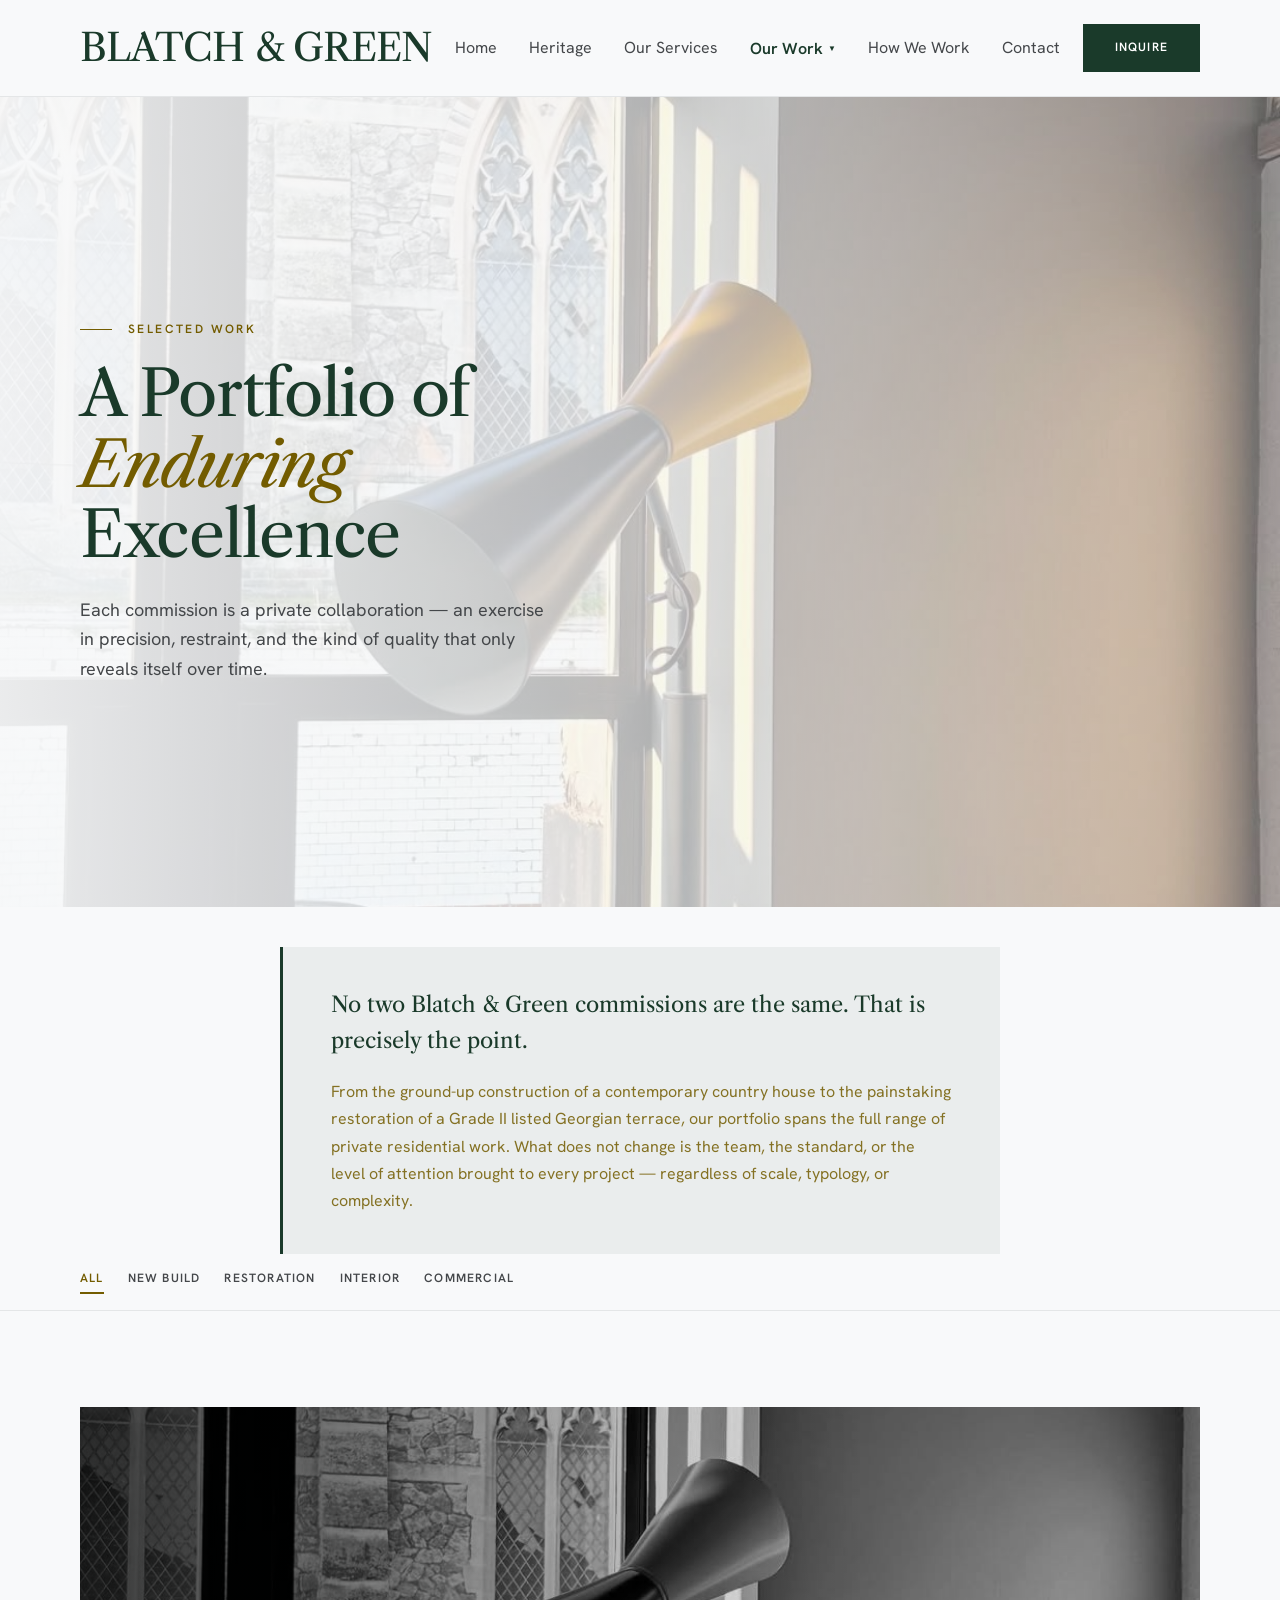
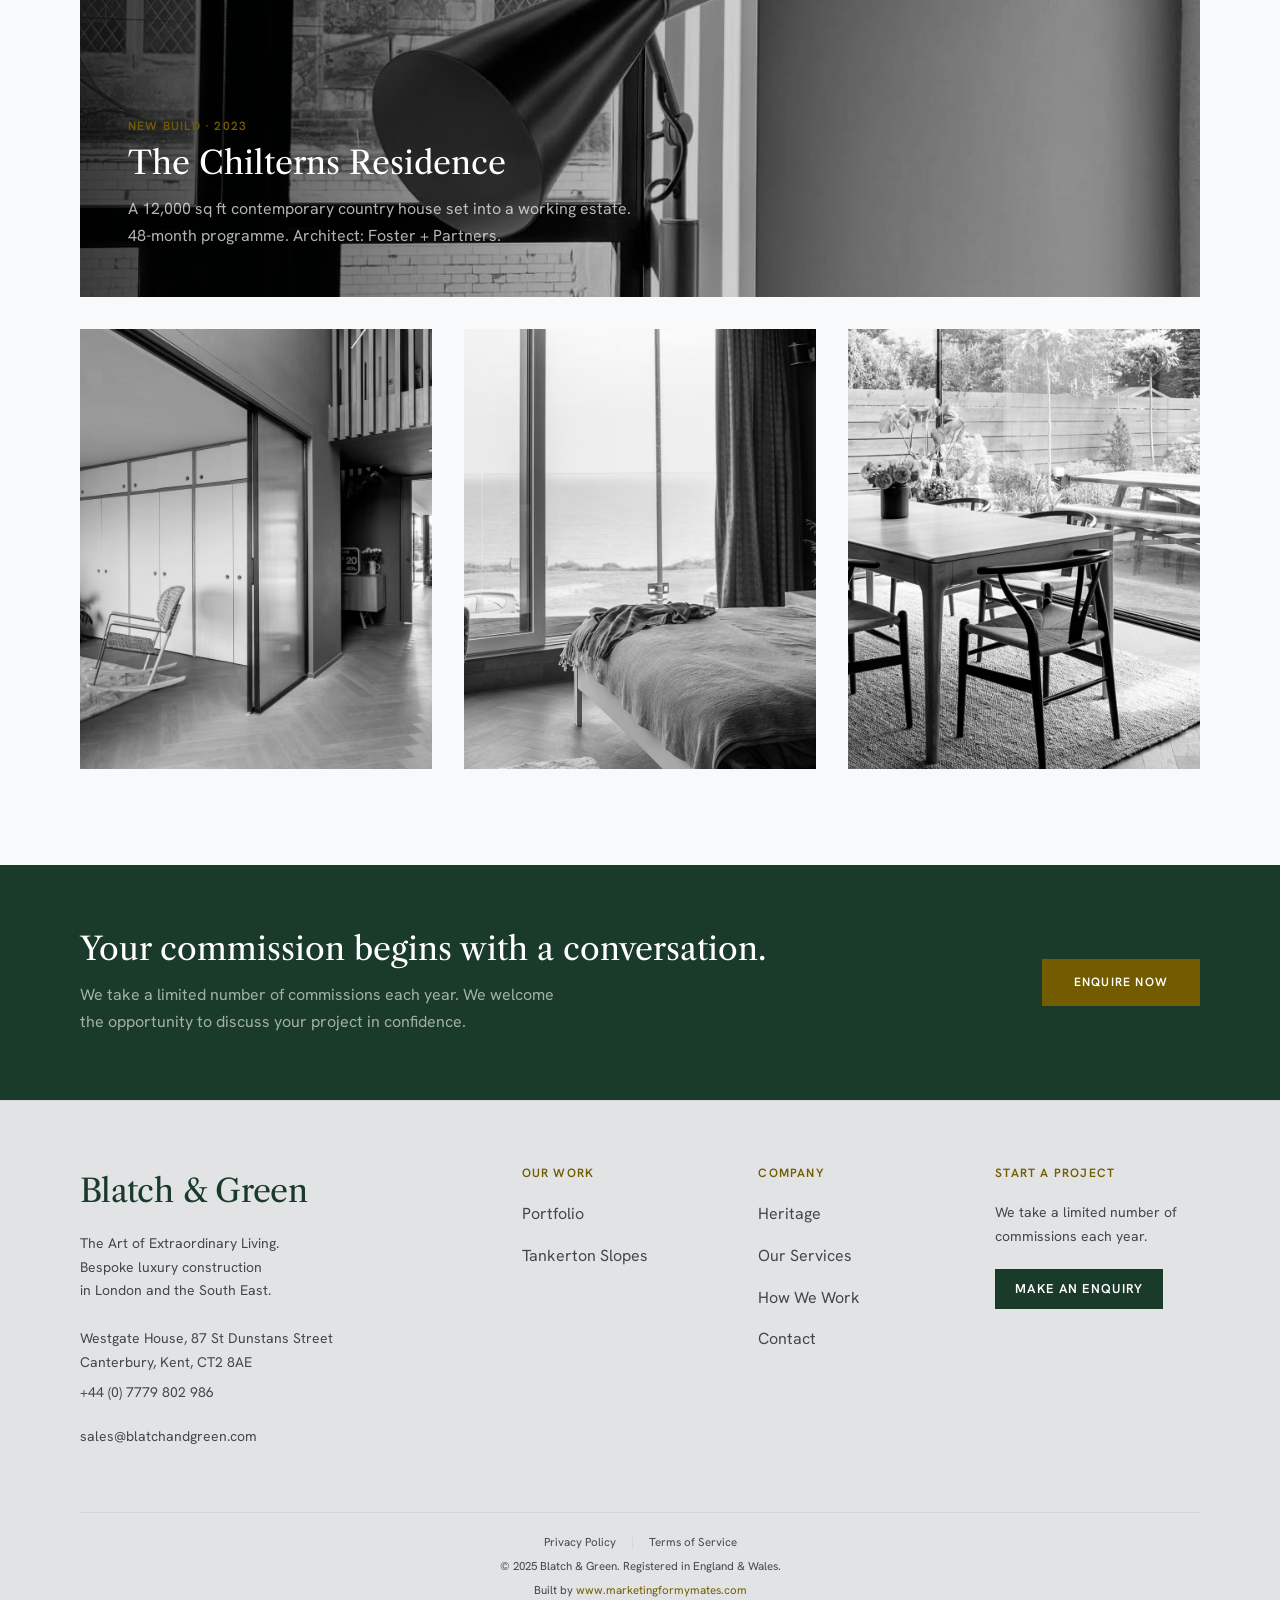
<file: portfolio.html>
<!DOCTYPE html>
<html lang="en">
<head>
<meta charset="UTF-8">
<meta name="viewport" content="width=device-width, initial-scale=1.0">
<title>Portfolio | Blatch &amp; Green</title>
<meta name="description" content="Blatch &amp; Green — Bespoke luxury construction and architectural execution in London and the South East.">
<link rel="preconnect" href="https://fonts.googleapis.com">
<link rel="preconnect" href="https://fonts.gstatic.com" crossorigin>
<link href="https://fonts.googleapis.com/css2?family=Hanken+Grotesk:wght@400;600&family=Libre+Caslon+Text:ital,wght@0,400;0,700;1,400&display=swap" rel="stylesheet">
<link rel="stylesheet" href="bg.css?v=2">
<link rel="icon" type="image/svg+xml" href="favicon.svg">
<style>
.nav-dropdown { position: relative; }
.nav-dropdown-trigger {
  background: none; border: none; cursor: pointer;
  font-family: 'Hanken Grotesk', sans-serif; font-size: inherit;
  font-weight: 600; color: var(--primary); letter-spacing: 0.01em;
  padding: 0; display: flex; align-items: center; gap: 5px; transition: color 0.2s;
}
.nav-dropdown-trigger:hover { color: var(--secondary); }
.nav-dropdown-caret { font-size: 8px; transition: transform 0.2s; display: inline-block; }
.nav-dropdown[data-open] .nav-dropdown-caret { transform: rotate(180deg); }
.nav-dropdown-panel {
  display: none; position: absolute; top: calc(100% + 16px); left: -24px;
  min-width: 240px; background: #fff; border: 1px solid var(--outline-faint);
  box-shadow: 0 8px 32px rgba(0,0,0,0.10); padding: 8px 0; z-index: 200;
}
.nav-dropdown[data-open] .nav-dropdown-panel { display: block; }
.nav-dropdown-panel a {
  display: block; padding: 10px 24px;
  font-family: 'Hanken Grotesk', sans-serif; font-size: 0.875rem;
  color: var(--primary); text-decoration: none; transition: background 0.15s, color 0.15s;
}
.nav-dropdown-panel a:hover { background: var(--surf-lowest); color: var(--secondary); }
.nav-dropdown-divider { height: 1px; background: var(--outline-faint); margin: 8px 0; }
.nav-dropdown-label {
  padding: 4px 24px 6px; font-family: 'Hanken Grotesk', sans-serif;
  font-size: 10px; font-weight: 600; letter-spacing: 0.12em;
  text-transform: uppercase; color: var(--secondary); margin: 0;
}
.mob-nav-section-label {
  font-family: 'Hanken Grotesk', sans-serif; font-size: 10px; font-weight: 600;
  letter-spacing: 0.14em; text-transform: uppercase; color: var(--secondary); margin: 0 0 4px 0;
}
.mob-nav-sub { font-size: 0.9rem !important; opacity: 0.7; padding-left: 12px !important; }
</style>
</head>
<body>
<!-- Mobile nav -->
<div class="mob-nav" id="mobNav">
  <div class="mob-nav-head">
    <a href="index.html" class="mob-nav-brand">Blatch &amp; Green</a>
    <button class="mob-close" id="mobClose" aria-label="Close menu">&times;</button>
  </div>
    <div class="mob-links">
    <p class="mob-nav-section-label">Our Work</p>
    <a href="portfolio.html">All Projects</a>
    <a href="tankerton.html" class="mob-nav-sub">Tankerton Slopes Residence</a>
      <a href="heritage.html">Heritage</a>
      <a href="services.html">Our Services</a>
    <a href="process.html">How We Work</a>
    <a href="contact.html">Contact</a>
    <a href="contact.html" class="btn btn-ghost-dark mob-cta" style="margin-top:32px;width:fit-content">Inquire</a>
  </div>
</div>

<nav class="site-nav" aria-label="Main navigation">
  <div class="container">
    <a href="index.html" class="nav-brand">Blatch &amp; Green</a>
        <div class="nav-links">
      <a href="index.html">Home</a>
      <a href="heritage.html">Heritage</a>
      <a href="services.html">Our Services</a>
      <div class="nav-dropdown">
        <button class="nav-dropdown-trigger" aria-expanded="false" aria-haspopup="true">Our Work <span class="nav-dropdown-caret">&#9660;</span></button>
        <div class="nav-dropdown-panel" role="menu">
          <a href="portfolio.html" role="menuitem">All Projects</a>
          <div class="nav-dropdown-divider"></div>
          <p class="nav-dropdown-label">Case Studies</p>
          <a href="tankerton.html" role="menuitem">Tankerton Slopes Residence</a>
        </div>
      </div>
      <a href="process.html">How We Work</a>
      <a href="contact.html">Contact</a>
    </div>
    <div class="nav-right">
      <a href="contact.html" class="btn btn-primary">Inquire</a>
      <button class="nav-ham" id="navHam" aria-label="Open menu" aria-expanded="false">
        <span></span><span></span><span></span>
      </button>
    </div>
  </div>
</nav>

<main>
<section style="position:relative;min-height:90vh;display:flex;align-items:center;background:var(--surf-lowest);overflow:hidden;">
  <div style="position:absolute;inset:0;width:100%;height:100%;">
    <img src="images/blatch5.jpg" alt="Selected Work" style="width:100%;height:100%;object-fit:cover;opacity:0.7;mix-blend-mode:multiply;">
    <div style="position:absolute;inset:0;background:linear-gradient(to right, rgba(248,249,250,0.92) 0%, rgba(248,249,250,0.6) 50%, transparent 100%);"></div>
  </div>
  <div class="container" class="hero-content" style="position:relative;z-index:2;">
    <div style="max-width:600px;">
      <div class="sec-label" style="margin-bottom:20px;">Selected Work</div>
      <h1 class="t-display c-primary" style="margin-bottom:24px;max-width:520px;">A Portfolio of<br><em style="color:var(--secondary);">Enduring</em> Excellence</h1>
      <p class="t-body-lg c-on-surf-var" style="max-width:480px;">Each commission is a private collaboration — an exercise in precision, restraint, and the kind of quality that only reveals itself over time.</p>
    </div>
  </div>
</section>

<section class="sec bg-surface" style="padding-top:40px;padding-bottom:0;">
  <div class="container">
    <div class="intro-panel">
      <p>No two Blatch &amp; Green commissions are the same. That is precisely the point.</p>
      <p>From the ground-up construction of a contemporary country house to the painstaking restoration of a Grade II listed Georgian terrace, our portfolio spans the full range of private residential work. What does not change is the team, the standard, or the level of attention brought to every project — regardless of scale, typology, or complexity.</p>
    </div>
  </div>
</section>

<div class="filter-bar">
  <div class="container">
    <button class="filter-btn active" onclick="setFilter(this)">All</button>
    <button class="filter-btn" onclick="setFilter(this)">New Build</button>
    <button class="filter-btn" onclick="setFilter(this)">Restoration</button>
    <button class="filter-btn" onclick="setFilter(this)">Interior</button>
    <button class="filter-btn" onclick="setFilter(this)">Commercial</button>
  </div>
</div>

<section class="sec bg-surface">
  <div class="container">
    <div class="port-grid">

      <!-- Featured -->
      <div class="port-card port-feat port-feat-ar">
        <div class="img-wrap" style="height:100%;"><img src="images/blatch5.jpg" alt="The Chilterns Residence"></div>
        <div class="port-feat-overlay"></div>
        <div class="port-feat-info">
          <p class="t-label c-secondary" style="margin-bottom:8px;">New Build &middot; 2023</p>
          <h2 class="t-headline-md" style="color:#fff;margin-bottom:12px;">The Chilterns Residence</h2>
          <p class="t-body" style="color:rgba(255,255,255,0.7);">A 12,000 sq ft contemporary country house set into a working estate. 48-month programme. Architect: Foster + Partners.</p>
        </div>
      </div>

      <!-- Card 2 -->
      <div class="port-card" style="aspect-ratio:4/5;">
        <div class="img-wrap" style="height:100%;"><img src="images/blatch3.avif" alt="Belgravia Townhouse"></div>
        <div class="port-card-overlay"></div>
        <div class="port-card-info">
          <p class="t-label c-secondary" style="margin-bottom:4px;">Restoration &middot; 2022</p>
          <h3 class="t-headline-sm" style="color:#fff;">Belgravia Townhouse</h3>
        </div>
      </div>

      <!-- Card 3 -->
      <div class="port-card" style="aspect-ratio:4/5;">
        <div class="img-wrap" style="height:100%;"><img src="images/blatch4.avif" alt="Surrey Hills Villa"></div>
        <div class="port-card-overlay"></div>
        <div class="port-card-info">
          <p class="t-label c-secondary" style="margin-bottom:4px;">New Build &middot; 2022</p>
          <h3 class="t-headline-sm" style="color:#fff;">Surrey Hills Villa</h3>
        </div>
      </div>

      <!-- Card 4 -->
      <div class="port-card" style="aspect-ratio:4/5;">
        <div class="img-wrap" style="height:100%;"><img src="images/blatch2.avif" alt="Kensington Mews"></div>
        <div class="port-card-overlay"></div>
        <div class="port-card-info">
          <p class="t-label c-secondary" style="margin-bottom:4px;">Interior &middot; 2021</p>
          <h3 class="t-headline-sm" style="color:#fff;">Kensington Mews</h3>
        </div>
      </div>

    </div>
  </div>
</section>

<section class="cta-band">
  <div class="container">
    <div>
      <h2 class="t-headline-md c-on-primary" style="margin-bottom:12px;">Your commission begins with a conversation.</h2>
      <p class="t-body" style="color:rgba(255,255,255,0.6);max-width:480px;">We take a limited number of commissions each year. We welcome the opportunity to discuss your project in confidence.</p>
    </div>
    <a href="contact.html" class="btn btn-ghost-dark">Enquire Now</a>
  </div>
</section>
</main>
<script>
function setFilter(btn){
  document.querySelectorAll('.filter-btn').forEach(function(b){b.classList.remove('active');});
  btn.classList.add('active');
}
</script>
<footer class="site-footer">
  <div class="container" style="display:block;padding-bottom:0;">

    <!-- Main footer grid -->
    <div class="footer-grid">

      <!-- Brand + contact -->
      <div>
        <a href="index.html" class="footer-brand">Blatch &amp; Green</a>
        <p class="t-body c-on-surf-var" style="margin-top:16px;font-size:0.875rem;line-height:1.7;">The Art of Extraordinary Living.<br>Bespoke luxury construction<br>in London and the South East.</p>
        <div style="margin-top:24px;display:flex;flex-direction:column;gap:6px;">
          <p class="t-body c-on-surf-var" style="font-size:0.875rem;">Westgate House, 87 St Dunstans Street<br>Canterbury, Kent, CT2 8AE</p>
          <a href="tel:+447779802986" class="footer-link" style="font-size:0.875rem;">+44 (0) 7779 802 986</a>
          <a href="mailto:sales@blatchandgreen.com" class="footer-link" style="font-size:0.875rem;">sales@blatchandgreen.com</a>
        </div>
      </div>

      <!-- Work -->
      <div>
        <p class="t-label c-secondary" style="margin-bottom:20px;">Our Work</p>
        <a href="portfolio.html" class="footer-link">Portfolio</a>
        <a href="tankerton.html" class="footer-link">Tankerton Slopes</a>
      </div>

      <!-- Company -->
      <div>
        <p class="t-label c-secondary" style="margin-bottom:20px;">Company</p>
        <a href="heritage.html" class="footer-link">Heritage</a>
        <a href="services.html" class="footer-link">Our Services</a>
        <a href="process.html" class="footer-link">How We Work</a>
        <a href="contact.html" class="footer-link">Contact</a>
      </div>

      <!-- Enquiries -->
      <div>
        <p class="t-label c-secondary" style="margin-bottom:20px;">Start a Project</p>
        <p class="t-body c-on-surf-var" style="font-size:0.875rem;margin-bottom:20px;">We take a limited number of commissions each year.</p>
        <a href="contact.html" class="btn btn-primary" style="font-size:0.8rem;padding:10px 20px;">Make an Enquiry</a>
      </div>

    </div>

    <!-- Bottom strip -->
    <div style="border-top:1px solid var(--outline-faint);padding:20px 0;text-align:center;">
      <p style="font-family:'Hanken Grotesk',sans-serif;font-size:0.72rem;color:var(--on-surf-var);margin:0 0 6px 0;">
        <a href="contact.html#" class="footer-link" style="font-size:0.72rem;display:inline;margin:0 12px;">Privacy Policy</a>
        <span style="color:var(--outline-faint);">|</span>
        <a href="contact.html#" class="footer-link" style="font-size:0.72rem;display:inline;margin:0 12px;">Terms of Service</a>
      </p>
      <p style="font-family:'Hanken Grotesk',sans-serif;font-size:0.72rem;color:var(--on-surf-var);margin:0 0 6px 0;">&copy; 2025 Blatch &amp; Green. Registered in England &amp; Wales.</p>
      <p style="font-family:'Hanken Grotesk',sans-serif;font-size:0.72rem;color:var(--on-surf-var);margin:0;">Built by <a href="https://www.marketingformymates.com" rel="dofollow" style="color:var(--secondary);text-decoration:none;">www.marketingformymates.com</a></p>
    </div>

  </div>
</footer>

<script>
(function(){
  var ham=document.getElementById('navHam'),
      mob=document.getElementById('mobNav'),
      cls=document.getElementById('mobClose');
  function open(){mob.style.display='flex';setTimeout(function(){mob.classList.add('open');},10);ham.setAttribute('aria-expanded','true');document.body.style.overflow='hidden';}
  function close(){mob.classList.remove('open');ham.setAttribute('aria-expanded','false');document.body.style.overflow='';setTimeout(function(){mob.style.display='none';},260);}
  if(ham)ham.addEventListener('click',open);
  if(cls)cls.addEventListener('click',close);
  if(mob)mob.querySelectorAll('a').forEach(function(a){a.addEventListener('click',close);});
  document.addEventListener('keydown',function(e){if(e.key==='Escape'&&mob&&mob.classList.contains('open'))close();});
})();
</script>
<script>
(function(){
  document.querySelectorAll('.nav-dropdown-trigger').forEach(function(trigger){
    var dropdown = trigger.closest('.nav-dropdown');
    trigger.addEventListener('click', function(e){
      e.stopPropagation();
      var isOpen = dropdown.hasAttribute('data-open');
      document.querySelectorAll('.nav-dropdown[data-open]').forEach(function(d){d.removeAttribute('data-open');d.querySelector('.nav-dropdown-trigger').setAttribute('aria-expanded','false');});
      if(!isOpen){dropdown.setAttribute('data-open','');trigger.setAttribute('aria-expanded','true');}
    });
  });
  document.addEventListener('click',function(){document.querySelectorAll('.nav-dropdown[data-open]').forEach(function(d){d.removeAttribute('data-open');});});
  document.addEventListener('keydown',function(e){if(e.key==='Escape')document.querySelectorAll('.nav-dropdown[data-open]').forEach(function(d){d.removeAttribute('data-open');});});
})();
</script>
</body>
</html>
</file>
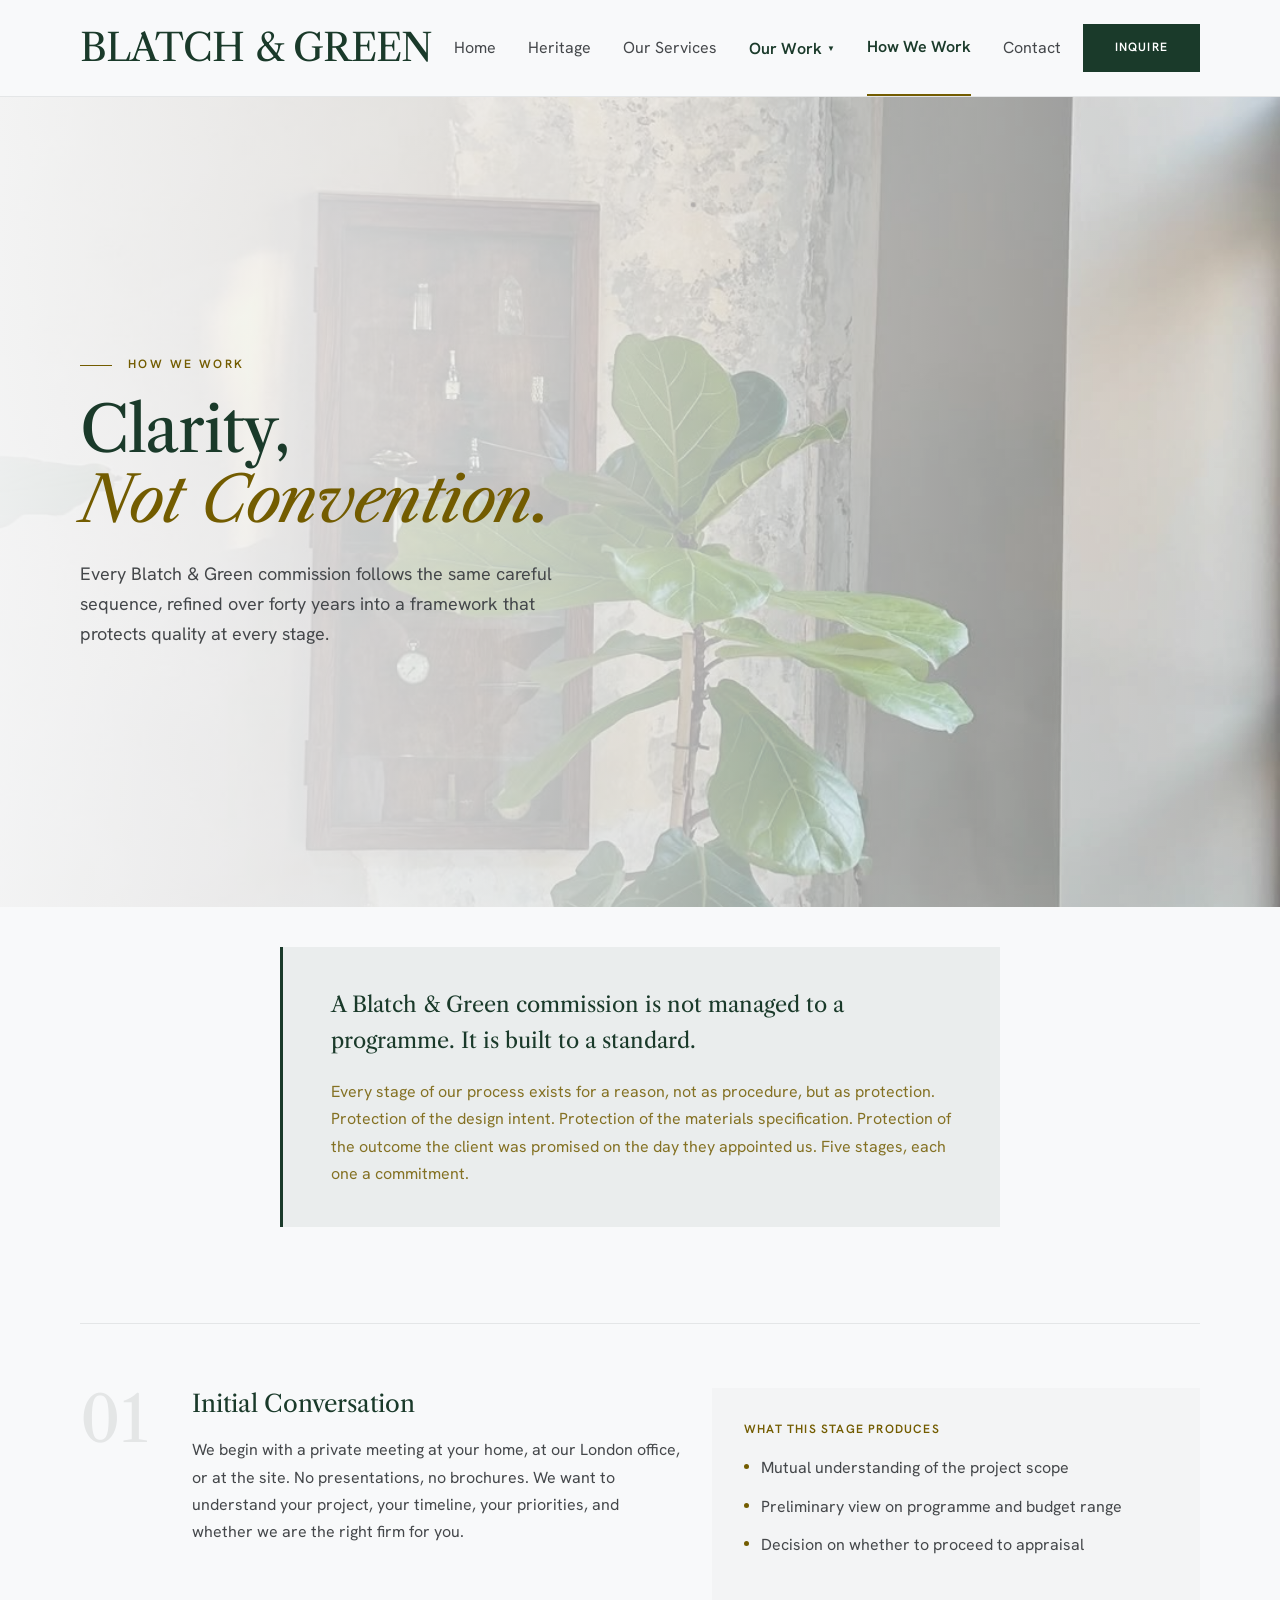
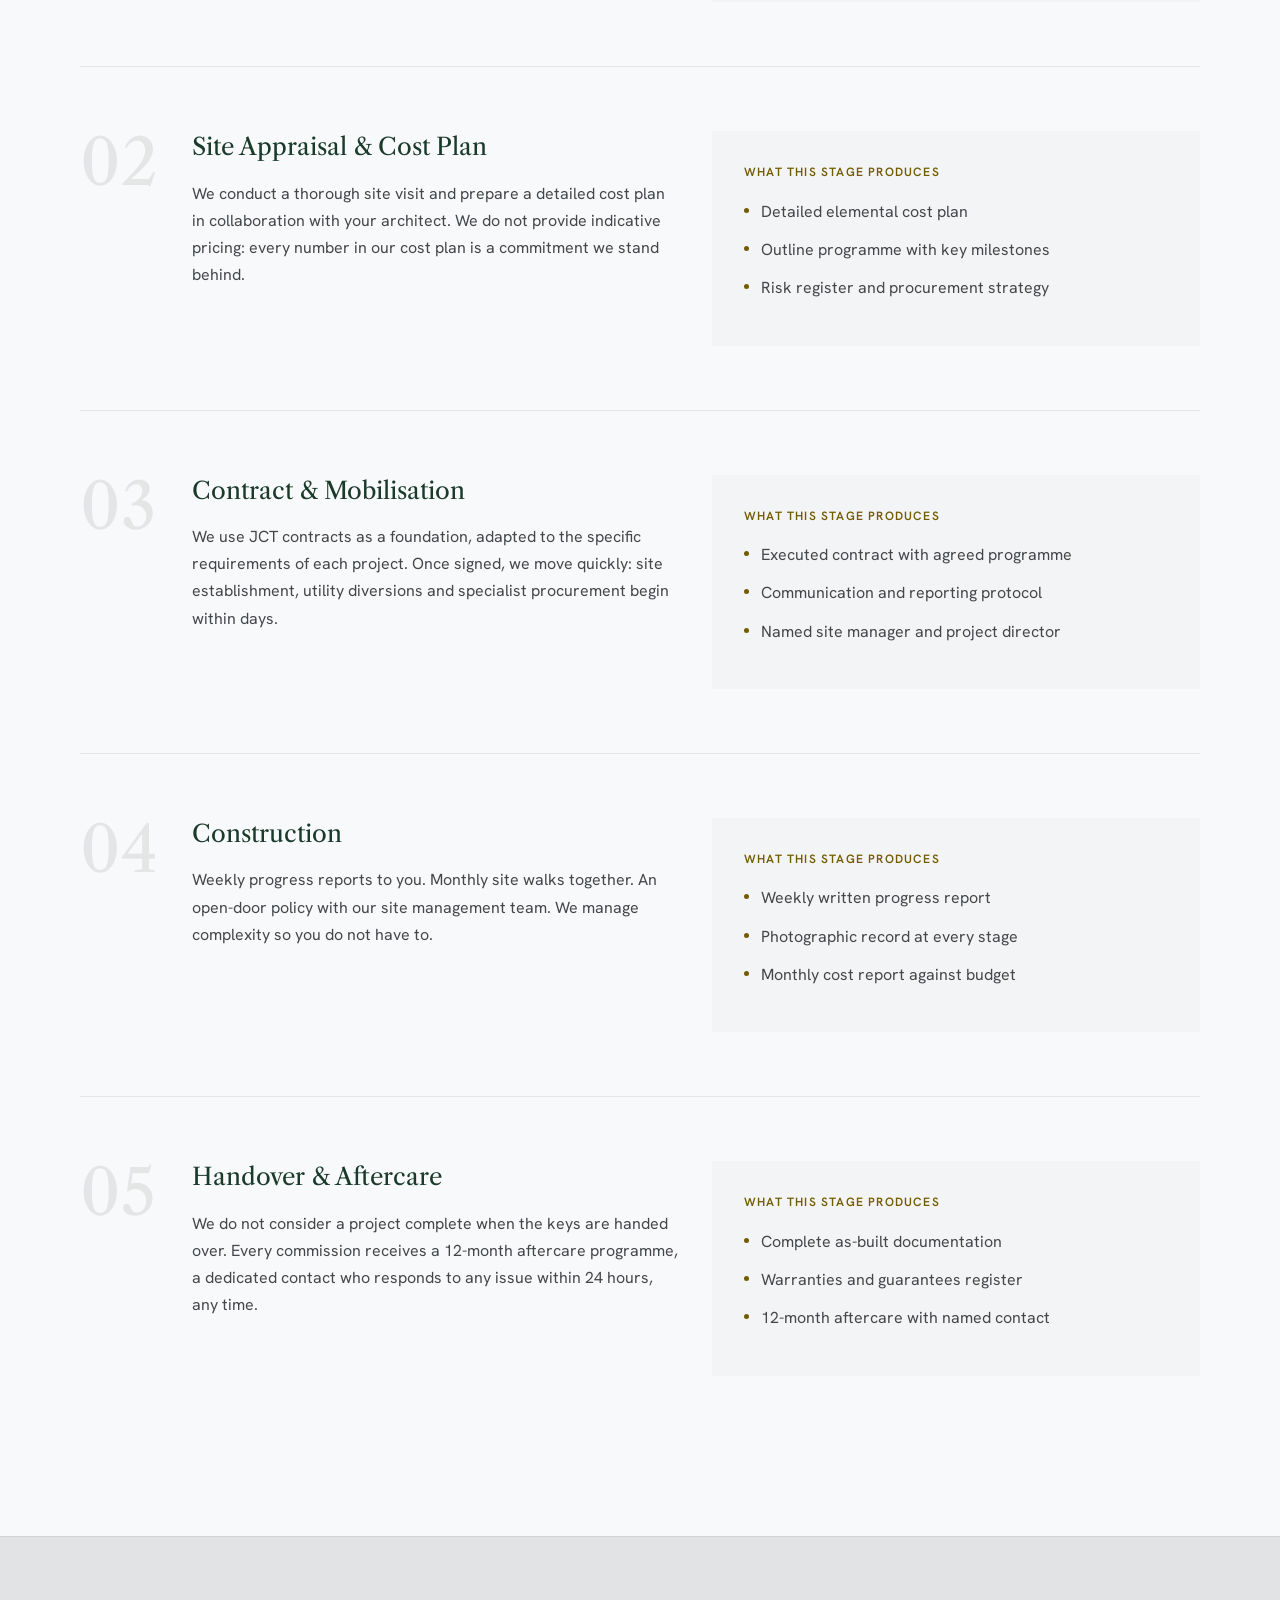
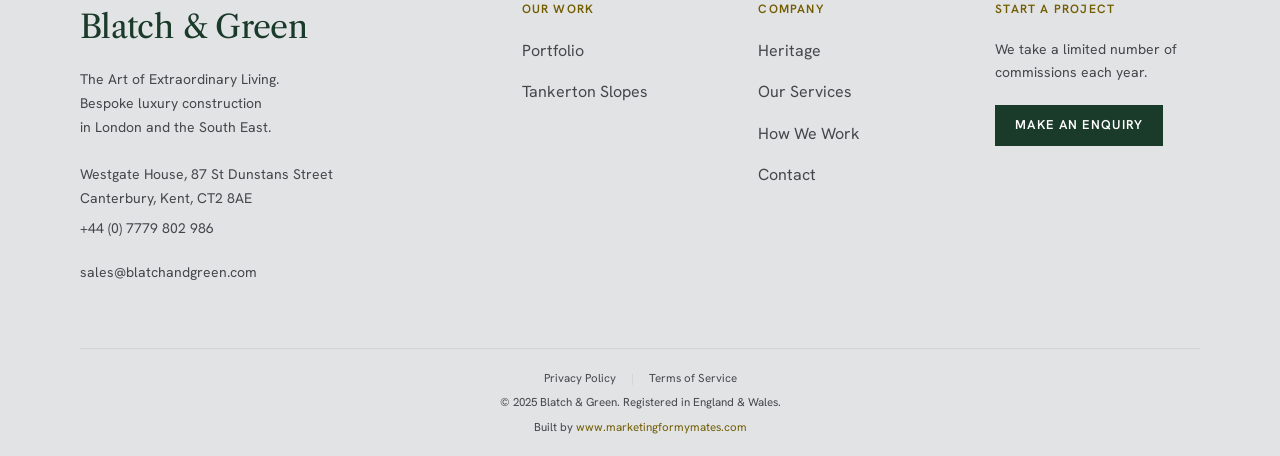
<file: process.html>
<!DOCTYPE html>
<html lang="en">
<head>
<meta charset="UTF-8">
<meta name="viewport" content="width=device-width, initial-scale=1.0">
<title>Our Process | Blatch &amp; Green</title>
<meta name="description" content="Blatch &amp; Green — Bespoke luxury construction and architectural execution in London and the South East.">
<link rel="preconnect" href="https://fonts.googleapis.com">
<link rel="preconnect" href="https://fonts.gstatic.com" crossorigin>
<link href="https://fonts.googleapis.com/css2?family=Hanken+Grotesk:wght@400;600&family=Libre+Caslon+Text:ital,wght@0,400;0,700;1,400&display=swap" rel="stylesheet">
<link rel="stylesheet" href="bg.css?v=2">
<style>
.nav-dropdown { position: relative; }
.nav-dropdown-trigger {
  background: none; border: none; cursor: pointer;
  font-family: 'Hanken Grotesk', sans-serif; font-size: inherit;
  font-weight: 600; color: var(--primary); letter-spacing: 0.01em;
  padding: 0; display: flex; align-items: center; gap: 5px; transition: color 0.2s;
}
.nav-dropdown-trigger:hover { color: var(--secondary); }
.nav-dropdown-caret { font-size: 8px; transition: transform 0.2s; display: inline-block; }
.nav-dropdown[data-open] .nav-dropdown-caret { transform: rotate(180deg); }
.nav-dropdown-panel {
  display: none; position: absolute; top: calc(100% + 16px); left: -24px;
  min-width: 240px; background: #fff; border: 1px solid var(--outline-faint);
  box-shadow: 0 8px 32px rgba(0,0,0,0.10); padding: 8px 0; z-index: 200;
}
.nav-dropdown[data-open] .nav-dropdown-panel { display: block; }
.nav-dropdown-panel a {
  display: block; padding: 10px 24px;
  font-family: 'Hanken Grotesk', sans-serif; font-size: 0.875rem;
  color: var(--primary); text-decoration: none; transition: background 0.15s, color 0.15s;
}
.nav-dropdown-panel a:hover { background: var(--surf-lowest); color: var(--secondary); }
.nav-dropdown-divider { height: 1px; background: var(--outline-faint); margin: 8px 0; }
.nav-dropdown-label {
  padding: 4px 24px 6px; font-family: 'Hanken Grotesk', sans-serif;
  font-size: 10px; font-weight: 600; letter-spacing: 0.12em;
  text-transform: uppercase; color: var(--secondary); margin: 0;
}
.mob-nav-section-label {
  font-family: 'Hanken Grotesk', sans-serif; font-size: 10px; font-weight: 600;
  letter-spacing: 0.14em; text-transform: uppercase; color: var(--secondary); margin: 0 0 4px 0;
}
.mob-nav-sub { font-size: 0.9rem !important; opacity: 0.7; padding-left: 12px !important; }
</style>
</head>
<body>
<!-- Mobile nav -->
<div class="mob-nav" id="mobNav">
  <div class="mob-nav-head">
    <a href="index.html" class="mob-nav-brand">Blatch &amp; Green</a>
    <button class="mob-close" id="mobClose" aria-label="Close menu">&times;</button>
  </div>
    <div class="mob-links">
    <p class="mob-nav-section-label">Our Work</p>
    <a href="portfolio.html">All Projects</a>
    <a href="tankerton.html" class="mob-nav-sub">Tankerton Slopes Residence</a>
      <a href="heritage.html">Heritage</a>
      <a href="services.html">Our Services</a>
    <a href="process.html">How We Work</a>
    <a href="contact.html">Contact</a>
    <a href="contact.html" class="btn btn-ghost-dark mob-cta" style="margin-top:32px;width:fit-content">Inquire</a>
  </div>
</div>

<nav class="site-nav" aria-label="Main navigation">
  <div class="container">
    <a href="index.html" class="nav-brand">Blatch &amp; Green</a>
        <div class="nav-links">
      <a href="index.html">Home</a>
      <a href="heritage.html">Heritage</a>
      <a href="services.html">Our Services</a>
      <div class="nav-dropdown">
        <button class="nav-dropdown-trigger" aria-expanded="false" aria-haspopup="true">Our Work <span class="nav-dropdown-caret">&#9660;</span></button>
        <div class="nav-dropdown-panel" role="menu">
          <a href="portfolio.html" role="menuitem">All Projects</a>
          <div class="nav-dropdown-divider"></div>
          <p class="nav-dropdown-label">Case Studies</p>
          <a href="tankerton.html" role="menuitem">Tankerton Slopes Residence</a>
        </div>
      </div>
      <a href="process.html" class="active">How We Work</a>
      <a href="contact.html">Contact</a>
    </div>
    <div class="nav-right">
      <a href="contact.html" class="btn btn-primary">Inquire</a>
      <button class="nav-ham" id="navHam" aria-label="Open menu" aria-expanded="false">
        <span></span><span></span><span></span>
      </button>
    </div>
  </div>
</nav>

<main>
<section style="position:relative;min-height:90vh;display:flex;align-items:center;background:var(--surf-lowest);overflow:hidden;">
  <div style="position:absolute;inset:0;width:100%;height:100%;">
    <img src="images/blatch6.jpg" alt="How We Work" style="width:100%;height:100%;object-fit:cover;opacity:0.7;mix-blend-mode:multiply;">
    <div style="position:absolute;inset:0;background:linear-gradient(to right, rgba(248,249,250,0.92) 0%, rgba(248,249,250,0.6) 50%, transparent 100%);"></div>
  </div>
  <div class="container" class="hero-content" style="position:relative;z-index:2;">
    <div style="max-width:600px;">
      <div class="sec-label" style="margin-bottom:20px;">How We Work</div>
      <h1 class="t-display c-primary" style="margin-bottom:24px;max-width:520px;">Clarity,<br><em style="color:var(--secondary);">Not Convention.</em></h1>
      <p class="t-body-lg c-on-surf-var" style="max-width:480px;">Every Blatch &amp; Green commission follows the same careful sequence, refined over forty years into a framework that protects quality at every stage.</p>
    </div>
  </div>
</section>

<section class="sec bg-surface" style="padding-top:40px;padding-bottom:0;">
  <div class="container">
    <div class="intro-panel">
      <p>A Blatch &amp; Green commission is not managed to a programme. It is built to a standard.</p>
      <p>Every stage of our process exists for a reason, not as procedure, but as protection. Protection of the design intent. Protection of the materials specification. Protection of the outcome the client was promised on the day they appointed us. Five stages, each one a commitment.</p>
    </div>
  </div>
</section>

<section class="sec bg-surface">
  <div class="container">
    <div class="step">
  <div class="step-num">01</div>
  <div>
    <h2 class="t-headline-sm c-primary" style="margin-bottom:16px;">Initial Conversation</h2>
    <p class="t-body c-on-surf-var">We begin with a private meeting at your home, at our London office, or at the site. No presentations, no brochures. We want to understand your project, your timeline, your priorities, and whether we are the right firm for you.</p>
  </div>
  <div class="step-box">
    <div class="step-box-label">What this stage produces</div>
    <ul><li>Mutual understanding of the project scope</li><li>Preliminary view on programme and budget range</li><li>Decision on whether to proceed to appraisal</li></ul>
  </div>
</div>
    <div class="step">
  <div class="step-num">02</div>
  <div>
    <h2 class="t-headline-sm c-primary" style="margin-bottom:16px;">Site Appraisal &amp; Cost Plan</h2>
    <p class="t-body c-on-surf-var">We conduct a thorough site visit and prepare a detailed cost plan in collaboration with your architect. We do not provide indicative pricing: every number in our cost plan is a commitment we stand behind.</p>
  </div>
  <div class="step-box">
    <div class="step-box-label">What this stage produces</div>
    <ul><li>Detailed elemental cost plan</li><li>Outline programme with key milestones</li><li>Risk register and procurement strategy</li></ul>
  </div>
</div>
    <div class="step">
  <div class="step-num">03</div>
  <div>
    <h2 class="t-headline-sm c-primary" style="margin-bottom:16px;">Contract &amp; Mobilisation</h2>
    <p class="t-body c-on-surf-var">We use JCT contracts as a foundation, adapted to the specific requirements of each project. Once signed, we move quickly: site establishment, utility diversions and specialist procurement begin within days.</p>
  </div>
  <div class="step-box">
    <div class="step-box-label">What this stage produces</div>
    <ul><li>Executed contract with agreed programme</li><li>Communication and reporting protocol</li><li>Named site manager and project director</li></ul>
  </div>
</div>
    <div class="step">
  <div class="step-num">04</div>
  <div>
    <h2 class="t-headline-sm c-primary" style="margin-bottom:16px;">Construction</h2>
    <p class="t-body c-on-surf-var">Weekly progress reports to you. Monthly site walks together. An open-door policy with our site management team. We manage complexity so you do not have to.</p>
  </div>
  <div class="step-box">
    <div class="step-box-label">What this stage produces</div>
    <ul><li>Weekly written progress report</li><li>Photographic record at every stage</li><li>Monthly cost report against budget</li></ul>
  </div>
</div>
    <div class="step">
  <div class="step-num">05</div>
  <div>
    <h2 class="t-headline-sm c-primary" style="margin-bottom:16px;">Handover &amp; Aftercare</h2>
    <p class="t-body c-on-surf-var">We do not consider a project complete when the keys are handed over. Every commission receives a 12-month aftercare programme, a dedicated contact who responds to any issue within 24 hours, any time.</p>
  </div>
  <div class="step-box">
    <div class="step-box-label">What this stage produces</div>
    <ul><li>Complete as-built documentation</li><li>Warranties and guarantees register</li><li>12-month aftercare with named contact</li></ul>
  </div>
</div>
  </div>
</section>
</main><footer class="site-footer">
  <div class="container" style="display:block;padding-bottom:0;">

    <!-- Main footer grid -->
    <div class="footer-grid">

      <!-- Brand + contact -->
      <div>
        <a href="index.html" class="footer-brand">Blatch &amp; Green</a>
        <p class="t-body c-on-surf-var" style="margin-top:16px;font-size:0.875rem;line-height:1.7;">The Art of Extraordinary Living.<br>Bespoke luxury construction<br>in London and the South East.</p>
        <div style="margin-top:24px;display:flex;flex-direction:column;gap:6px;">
          <p class="t-body c-on-surf-var" style="font-size:0.875rem;">Westgate House, 87 St Dunstans Street<br>Canterbury, Kent, CT2 8AE</p>
          <a href="tel:+447779802986" class="footer-link" style="font-size:0.875rem;">+44 (0) 7779 802 986</a>
          <a href="mailto:sales@blatchandgreen.com" class="footer-link" style="font-size:0.875rem;">sales@blatchandgreen.com</a>
        </div>
      </div>

      <!-- Work -->
      <div>
        <p class="t-label c-secondary" style="margin-bottom:20px;">Our Work</p>
        <a href="portfolio.html" class="footer-link">Portfolio</a>
        <a href="tankerton.html" class="footer-link">Tankerton Slopes</a>
      </div>

      <!-- Company -->
      <div>
        <p class="t-label c-secondary" style="margin-bottom:20px;">Company</p>
        <a href="heritage.html" class="footer-link">Heritage</a>
        <a href="services.html" class="footer-link">Our Services</a>
        <a href="process.html" class="footer-link">How We Work</a>
        <a href="contact.html" class="footer-link">Contact</a>
      </div>

      <!-- Enquiries -->
      <div>
        <p class="t-label c-secondary" style="margin-bottom:20px;">Start a Project</p>
        <p class="t-body c-on-surf-var" style="font-size:0.875rem;margin-bottom:20px;">We take a limited number of commissions each year.</p>
        <a href="contact.html" class="btn btn-primary" style="font-size:0.8rem;padding:10px 20px;">Make an Enquiry</a>
      </div>

    </div>

    <!-- Bottom strip -->
    <div style="border-top:1px solid var(--outline-faint);padding:20px 0;text-align:center;">
      <p style="font-family:'Hanken Grotesk',sans-serif;font-size:0.72rem;color:var(--on-surf-var);margin:0 0 6px 0;">
        <a href="contact.html#" class="footer-link" style="font-size:0.72rem;display:inline;margin:0 12px;">Privacy Policy</a>
        <span style="color:var(--outline-faint);">|</span>
        <a href="contact.html#" class="footer-link" style="font-size:0.72rem;display:inline;margin:0 12px;">Terms of Service</a>
      </p>
      <p style="font-family:'Hanken Grotesk',sans-serif;font-size:0.72rem;color:var(--on-surf-var);margin:0 0 6px 0;">&copy; 2025 Blatch &amp; Green. Registered in England &amp; Wales.</p>
      <p style="font-family:'Hanken Grotesk',sans-serif;font-size:0.72rem;color:var(--on-surf-var);margin:0;">Built by <a href="https://www.marketingformymates.com" rel="dofollow" style="color:var(--secondary);text-decoration:none;">www.marketingformymates.com</a></p>
    </div>

  </div>
</footer>

<script>
(function(){
  var ham=document.getElementById('navHam'),
      mob=document.getElementById('mobNav'),
      cls=document.getElementById('mobClose');
  function open(){mob.style.display='flex';setTimeout(function(){mob.classList.add('open');},10);ham.setAttribute('aria-expanded','true');document.body.style.overflow='hidden';}
  function close(){mob.classList.remove('open');ham.setAttribute('aria-expanded','false');document.body.style.overflow='';setTimeout(function(){mob.style.display='none';},260);}
  if(ham)ham.addEventListener('click',open);
  if(cls)cls.addEventListener('click',close);
  if(mob)mob.querySelectorAll('a').forEach(function(a){a.addEventListener('click',close);});
  document.addEventListener('keydown',function(e){if(e.key==='Escape'&&mob&&mob.classList.contains('open'))close();});
})();
</script>
<script>
(function(){
  document.querySelectorAll('.nav-dropdown-trigger').forEach(function(trigger){
    var dropdown = trigger.closest('.nav-dropdown');
    trigger.addEventListener('click', function(e){
      e.stopPropagation();
      var isOpen = dropdown.hasAttribute('data-open');
      document.querySelectorAll('.nav-dropdown[data-open]').forEach(function(d){d.removeAttribute('data-open');d.querySelector('.nav-dropdown-trigger').setAttribute('aria-expanded','false');});
      if(!isOpen){dropdown.setAttribute('data-open','');trigger.setAttribute('aria-expanded','true');}
    });
  });
  document.addEventListener('click',function(){document.querySelectorAll('.nav-dropdown[data-open]').forEach(function(d){d.removeAttribute('data-open');});});
  document.addEventListener('keydown',function(e){if(e.key==='Escape')document.querySelectorAll('.nav-dropdown[data-open]').forEach(function(d){d.removeAttribute('data-open');});});
})();
</script>
</body>
</html>
</file>
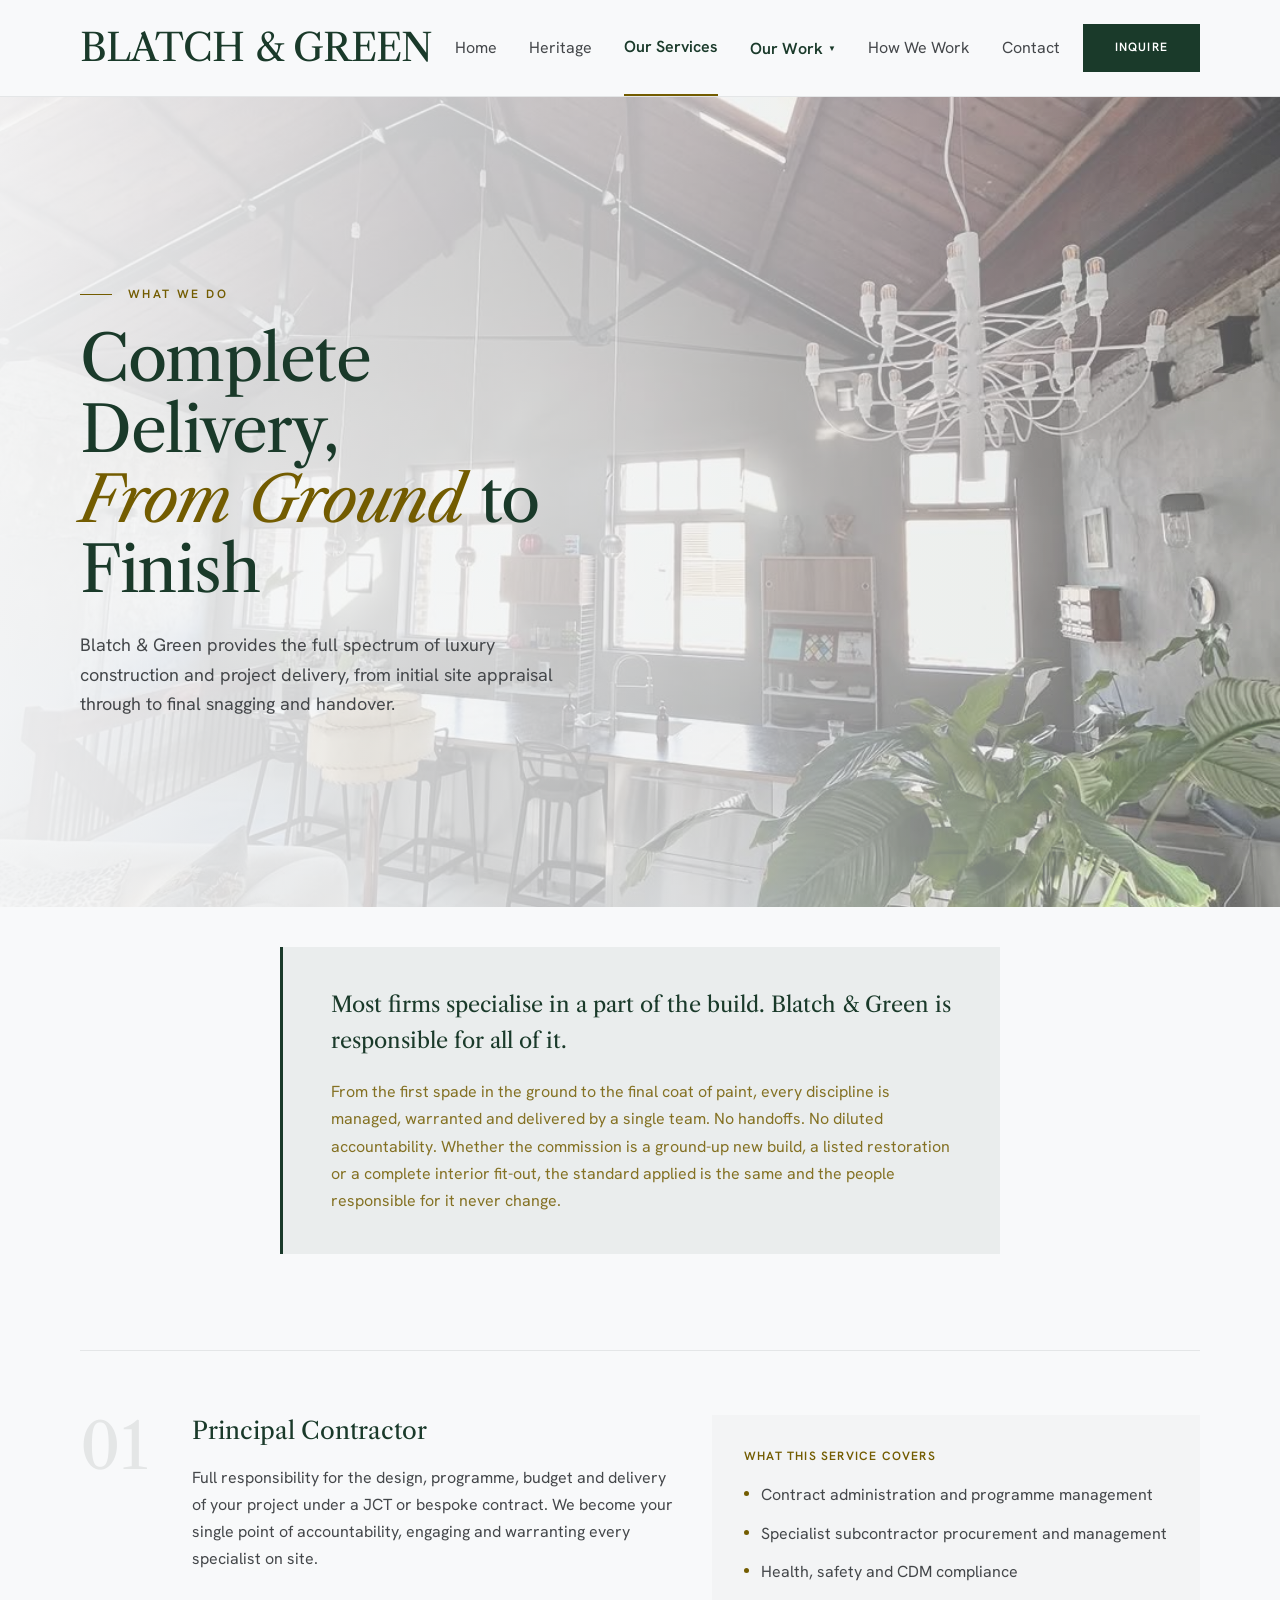
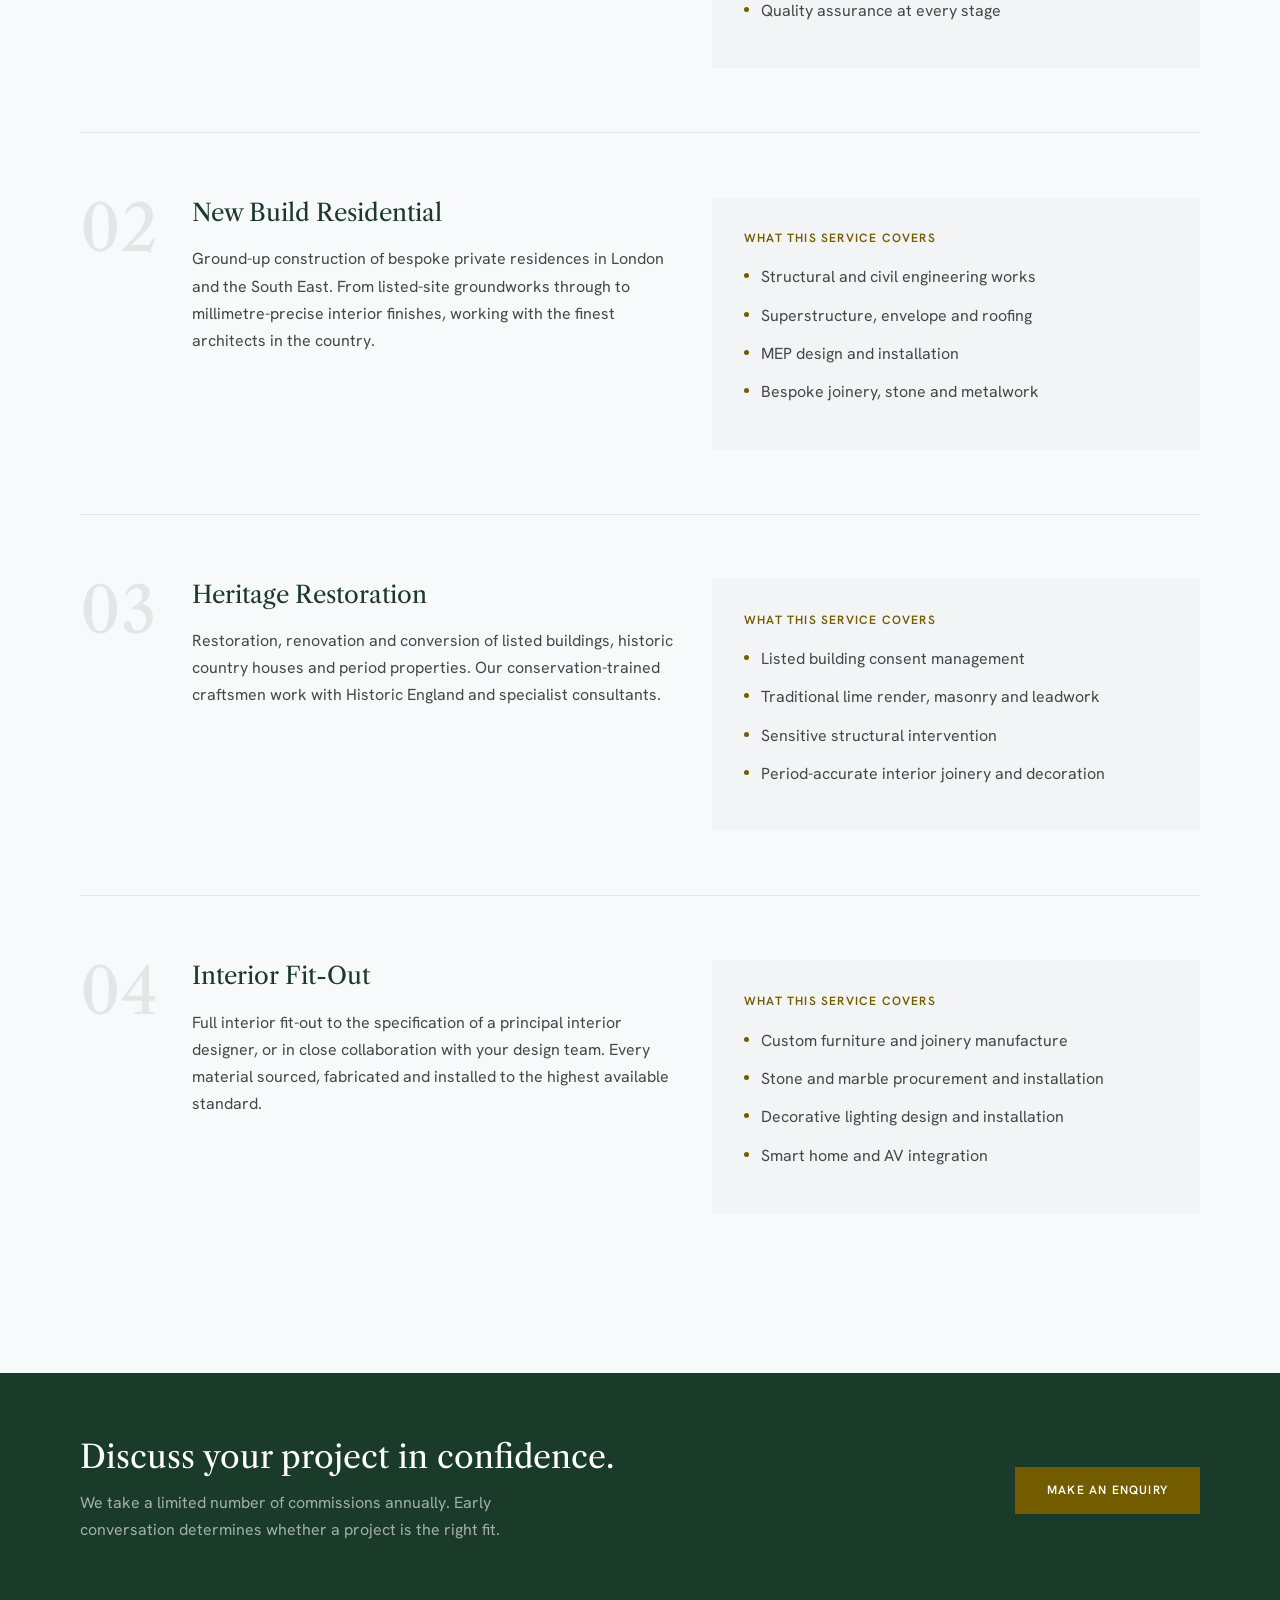
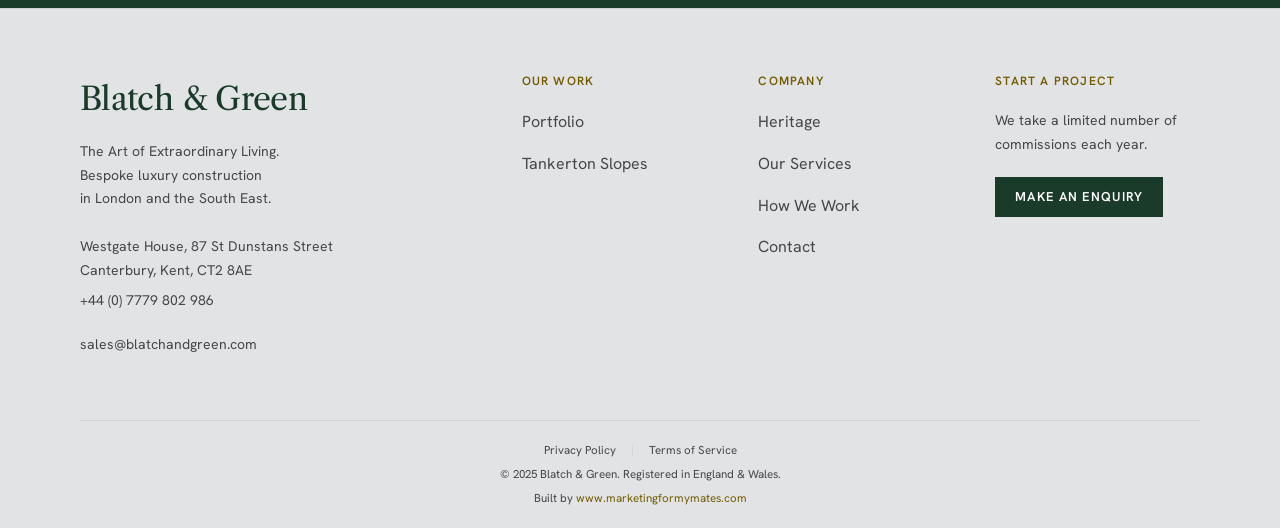
<file: services.html>
<!DOCTYPE html>
<html lang="en">
<head>
<meta charset="UTF-8">
<meta name="viewport" content="width=device-width, initial-scale=1.0">
<title>Services | Blatch &amp; Green</title>
<meta name="description" content="Blatch &amp; Green — Bespoke luxury construction and architectural execution in London and the South East.">
<link rel="preconnect" href="https://fonts.googleapis.com">
<link rel="preconnect" href="https://fonts.gstatic.com" crossorigin>
<link href="https://fonts.googleapis.com/css2?family=Hanken+Grotesk:wght@400;600&family=Libre+Caslon+Text:ital,wght@0,400;0,700;1,400&display=swap" rel="stylesheet">
<link rel="stylesheet" href="bg.css?v=2">
<style>
.nav-dropdown { position: relative; }
.nav-dropdown-trigger {
  background: none; border: none; cursor: pointer;
  font-family: 'Hanken Grotesk', sans-serif; font-size: inherit;
  font-weight: 600; color: var(--primary); letter-spacing: 0.01em;
  padding: 0; display: flex; align-items: center; gap: 5px; transition: color 0.2s;
}
.nav-dropdown-trigger:hover { color: var(--secondary); }
.nav-dropdown-caret { font-size: 8px; transition: transform 0.2s; display: inline-block; }
.nav-dropdown[data-open] .nav-dropdown-caret { transform: rotate(180deg); }
.nav-dropdown-panel {
  display: none; position: absolute; top: calc(100% + 16px); left: -24px;
  min-width: 240px; background: #fff; border: 1px solid var(--outline-faint);
  box-shadow: 0 8px 32px rgba(0,0,0,0.10); padding: 8px 0; z-index: 200;
}
.nav-dropdown[data-open] .nav-dropdown-panel { display: block; }
.nav-dropdown-panel a {
  display: block; padding: 10px 24px;
  font-family: 'Hanken Grotesk', sans-serif; font-size: 0.875rem;
  color: var(--primary); text-decoration: none; transition: background 0.15s, color 0.15s;
}
.nav-dropdown-panel a:hover { background: var(--surf-lowest); color: var(--secondary); }
.nav-dropdown-divider { height: 1px; background: var(--outline-faint); margin: 8px 0; }
.nav-dropdown-label {
  padding: 4px 24px 6px; font-family: 'Hanken Grotesk', sans-serif;
  font-size: 10px; font-weight: 600; letter-spacing: 0.12em;
  text-transform: uppercase; color: var(--secondary); margin: 0;
}
.mob-nav-section-label {
  font-family: 'Hanken Grotesk', sans-serif; font-size: 10px; font-weight: 600;
  letter-spacing: 0.14em; text-transform: uppercase; color: var(--secondary); margin: 0 0 4px 0;
}
.mob-nav-sub { font-size: 0.9rem !important; opacity: 0.7; padding-left: 12px !important; }
</style>
</head>
<body>
<!-- Mobile nav -->
<div class="mob-nav" id="mobNav">
  <div class="mob-nav-head">
    <a href="index.html" class="mob-nav-brand">Blatch &amp; Green</a>
    <button class="mob-close" id="mobClose" aria-label="Close menu">&times;</button>
  </div>
    <div class="mob-links">
    <p class="mob-nav-section-label">Our Work</p>
    <a href="portfolio.html">All Projects</a>
    <a href="tankerton.html" class="mob-nav-sub">Tankerton Slopes Residence</a>
      <a href="heritage.html">Heritage</a>
      <a href="services.html">Our Services</a>
    <a href="process.html">How We Work</a>
    <a href="contact.html">Contact</a>
    <a href="contact.html" class="btn btn-ghost-dark mob-cta" style="margin-top:32px;width:fit-content">Inquire</a>
  </div>
</div>

<nav class="site-nav" aria-label="Main navigation">
  <div class="container">
    <a href="index.html" class="nav-brand">Blatch &amp; Green</a>
        <div class="nav-links">
      <a href="index.html">Home</a>
      <a href="heritage.html">Heritage</a>
      <a href="services.html" class="active">Our Services</a>
      <div class="nav-dropdown">
        <button class="nav-dropdown-trigger" aria-expanded="false" aria-haspopup="true">Our Work <span class="nav-dropdown-caret">&#9660;</span></button>
        <div class="nav-dropdown-panel" role="menu">
          <a href="portfolio.html" role="menuitem">All Projects</a>
          <div class="nav-dropdown-divider"></div>
          <p class="nav-dropdown-label">Case Studies</p>
          <a href="tankerton.html" role="menuitem">Tankerton Slopes Residence</a>
        </div>
      </div>
      <a href="process.html">How We Work</a>
      <a href="contact.html">Contact</a>
    </div>
    <div class="nav-right">
      <a href="contact.html" class="btn btn-primary">Inquire</a>
      <button class="nav-ham" id="navHam" aria-label="Open menu" aria-expanded="false">
        <span></span><span></span><span></span>
      </button>
    </div>
  </div>
</nav>

<main>
<section style="position:relative;min-height:90vh;display:flex;align-items:center;background:var(--surf-lowest);overflow:hidden;">
  <div style="position:absolute;inset:0;width:100%;height:100%;">
    <img src="images/blatch8.jpg" alt="What We Do" style="width:100%;height:100%;object-fit:cover;opacity:0.7;mix-blend-mode:multiply;">
    <div style="position:absolute;inset:0;background:linear-gradient(to right, rgba(248,249,250,0.92) 0%, rgba(248,249,250,0.6) 50%, transparent 100%);"></div>
  </div>
  <div class="container" class="hero-content" style="position:relative;z-index:2;">
    <div style="max-width:600px;">
      <div class="sec-label" style="margin-bottom:20px;">What We Do</div>
      <h1 class="t-display c-primary" style="margin-bottom:24px;max-width:520px;">Complete Delivery,<br><em style="color:var(--secondary);">From Ground</em> to Finish</h1>
      <p class="t-body-lg c-on-surf-var" style="max-width:480px;">Blatch &amp; Green provides the full spectrum of luxury construction and project delivery, from initial site appraisal through to final snagging and handover.</p>
    </div>
  </div>
</section>

<section class="sec bg-surface" style="padding-top:40px;padding-bottom:0;">
  <div class="container">
    <div class="intro-panel">
      <p>Most firms specialise in a part of the build. Blatch &amp; Green is responsible for all of it.</p>
      <p>From the first spade in the ground to the final coat of paint, every discipline is managed, warranted and delivered by a single team. No handoffs. No diluted accountability. Whether the commission is a ground-up new build, a listed restoration or a complete interior fit-out, the standard applied is the same and the people responsible for it never change.</p>
    </div>
  </div>
</section>

<section class="sec bg-surface">
  <div class="container">
    <div class="step">
      <div class="step-num">01</div>
      <div>
        <h2 class="t-headline-sm c-primary" style="margin-bottom:16px;">Principal Contractor</h2>
        <p class="t-body c-on-surf-var">Full responsibility for the design, programme, budget and delivery of your project under a JCT or bespoke contract. We become your single point of accountability, engaging and warranting every specialist on site.</p>
      </div>
      <div class="step-box">
        <div class="step-box-label">What this service covers</div>
        <ul><li>Contract administration and programme management</li><li>Specialist subcontractor procurement and management</li><li>Health, safety and CDM compliance</li><li>Quality assurance at every stage</li></ul>
      </div>
    </div>
    <div class="step">
      <div class="step-num">02</div>
      <div>
        <h2 class="t-headline-sm c-primary" style="margin-bottom:16px;">New Build Residential</h2>
        <p class="t-body c-on-surf-var">Ground-up construction of bespoke private residences in London and the South East. From listed-site groundworks through to millimetre-precise interior finishes, working with the finest architects in the country.</p>
      </div>
      <div class="step-box">
        <div class="step-box-label">What this service covers</div>
        <ul><li>Structural and civil engineering works</li><li>Superstructure, envelope and roofing</li><li>MEP design and installation</li><li>Bespoke joinery, stone and metalwork</li></ul>
      </div>
    </div>
    <div class="step">
      <div class="step-num">03</div>
      <div>
        <h2 class="t-headline-sm c-primary" style="margin-bottom:16px;">Heritage Restoration</h2>
        <p class="t-body c-on-surf-var">Restoration, renovation and conversion of listed buildings, historic country houses and period properties. Our conservation-trained craftsmen work with Historic England and specialist consultants.</p>
      </div>
      <div class="step-box">
        <div class="step-box-label">What this service covers</div>
        <ul><li>Listed building consent management</li><li>Traditional lime render, masonry and leadwork</li><li>Sensitive structural intervention</li><li>Period-accurate interior joinery and decoration</li></ul>
      </div>
    </div>
    <div class="step">
      <div class="step-num">04</div>
      <div>
        <h2 class="t-headline-sm c-primary" style="margin-bottom:16px;">Interior Fit-Out</h2>
        <p class="t-body c-on-surf-var">Full interior fit-out to the specification of a principal interior designer, or in close collaboration with your design team. Every material sourced, fabricated and installed to the highest available standard.</p>
      </div>
      <div class="step-box">
        <div class="step-box-label">What this service covers</div>
        <ul><li>Custom furniture and joinery manufacture</li><li>Stone and marble procurement and installation</li><li>Decorative lighting design and installation</li><li>Smart home and AV integration</li></ul>
      </div>
    </div>
  </div>
</section>
<section class="cta-band">
  <div class="container">
    <div>
      <h2 class="t-headline-md c-on-primary" style="margin-bottom:12px;">Discuss your project in confidence.</h2>
      <p class="t-body" style="color:rgba(255,255,255,0.6);max-width:480px;">We take a limited number of commissions annually. Early conversation determines whether a project is the right fit.</p>
    </div>
    <a href="contact.html" class="btn btn-ghost-dark">Make an Enquiry</a>
  </div>
</section>
</main><footer class="site-footer">
  <div class="container" style="display:block;padding-bottom:0;">

    <!-- Main footer grid -->
    <div class="footer-grid">

      <!-- Brand + contact -->
      <div>
        <a href="index.html" class="footer-brand">Blatch &amp; Green</a>
        <p class="t-body c-on-surf-var" style="margin-top:16px;font-size:0.875rem;line-height:1.7;">The Art of Extraordinary Living.<br>Bespoke luxury construction<br>in London and the South East.</p>
        <div style="margin-top:24px;display:flex;flex-direction:column;gap:6px;">
          <p class="t-body c-on-surf-var" style="font-size:0.875rem;">Westgate House, 87 St Dunstans Street<br>Canterbury, Kent, CT2 8AE</p>
          <a href="tel:+447779802986" class="footer-link" style="font-size:0.875rem;">+44 (0) 7779 802 986</a>
          <a href="mailto:sales@blatchandgreen.com" class="footer-link" style="font-size:0.875rem;">sales@blatchandgreen.com</a>
        </div>
      </div>

      <!-- Work -->
      <div>
        <p class="t-label c-secondary" style="margin-bottom:20px;">Our Work</p>
        <a href="portfolio.html" class="footer-link">Portfolio</a>
        <a href="tankerton.html" class="footer-link">Tankerton Slopes</a>
      </div>

      <!-- Company -->
      <div>
        <p class="t-label c-secondary" style="margin-bottom:20px;">Company</p>
        <a href="heritage.html" class="footer-link">Heritage</a>
        <a href="services.html" class="footer-link">Our Services</a>
        <a href="process.html" class="footer-link">How We Work</a>
        <a href="contact.html" class="footer-link">Contact</a>
      </div>

      <!-- Enquiries -->
      <div>
        <p class="t-label c-secondary" style="margin-bottom:20px;">Start a Project</p>
        <p class="t-body c-on-surf-var" style="font-size:0.875rem;margin-bottom:20px;">We take a limited number of commissions each year.</p>
        <a href="contact.html" class="btn btn-primary" style="font-size:0.8rem;padding:10px 20px;">Make an Enquiry</a>
      </div>

    </div>

    <!-- Bottom strip -->
    <div style="border-top:1px solid var(--outline-faint);padding:20px 0;text-align:center;">
      <p style="font-family:'Hanken Grotesk',sans-serif;font-size:0.72rem;color:var(--on-surf-var);margin:0 0 6px 0;">
        <a href="contact.html#" class="footer-link" style="font-size:0.72rem;display:inline;margin:0 12px;">Privacy Policy</a>
        <span style="color:var(--outline-faint);">|</span>
        <a href="contact.html#" class="footer-link" style="font-size:0.72rem;display:inline;margin:0 12px;">Terms of Service</a>
      </p>
      <p style="font-family:'Hanken Grotesk',sans-serif;font-size:0.72rem;color:var(--on-surf-var);margin:0 0 6px 0;">&copy; 2025 Blatch &amp; Green. Registered in England &amp; Wales.</p>
      <p style="font-family:'Hanken Grotesk',sans-serif;font-size:0.72rem;color:var(--on-surf-var);margin:0;">Built by <a href="https://www.marketingformymates.com" rel="dofollow" style="color:var(--secondary);text-decoration:none;">www.marketingformymates.com</a></p>
    </div>

  </div>
</footer>

<script>
(function(){
  var ham=document.getElementById('navHam'),
      mob=document.getElementById('mobNav'),
      cls=document.getElementById('mobClose');
  function open(){mob.style.display='flex';setTimeout(function(){mob.classList.add('open');},10);ham.setAttribute('aria-expanded','true');document.body.style.overflow='hidden';}
  function close(){mob.classList.remove('open');ham.setAttribute('aria-expanded','false');document.body.style.overflow='';setTimeout(function(){mob.style.display='none';},260);}
  if(ham)ham.addEventListener('click',open);
  if(cls)cls.addEventListener('click',close);
  if(mob)mob.querySelectorAll('a').forEach(function(a){a.addEventListener('click',close);});
  document.addEventListener('keydown',function(e){if(e.key==='Escape'&&mob&&mob.classList.contains('open'))close();});
})();
</script>
<script>
(function(){
  document.querySelectorAll('.nav-dropdown-trigger').forEach(function(trigger){
    var dropdown = trigger.closest('.nav-dropdown');
    trigger.addEventListener('click', function(e){
      e.stopPropagation();
      var isOpen = dropdown.hasAttribute('data-open');
      document.querySelectorAll('.nav-dropdown[data-open]').forEach(function(d){d.removeAttribute('data-open');d.querySelector('.nav-dropdown-trigger').setAttribute('aria-expanded','false');});
      if(!isOpen){dropdown.setAttribute('data-open','');trigger.setAttribute('aria-expanded','true');}
    });
  });
  document.addEventListener('click',function(){document.querySelectorAll('.nav-dropdown[data-open]').forEach(function(d){d.removeAttribute('data-open');});});
  document.addEventListener('keydown',function(e){if(e.key==='Escape')document.querySelectorAll('.nav-dropdown[data-open]').forEach(function(d){d.removeAttribute('data-open');});});
})();
</script>
</body>
</html>
</file>
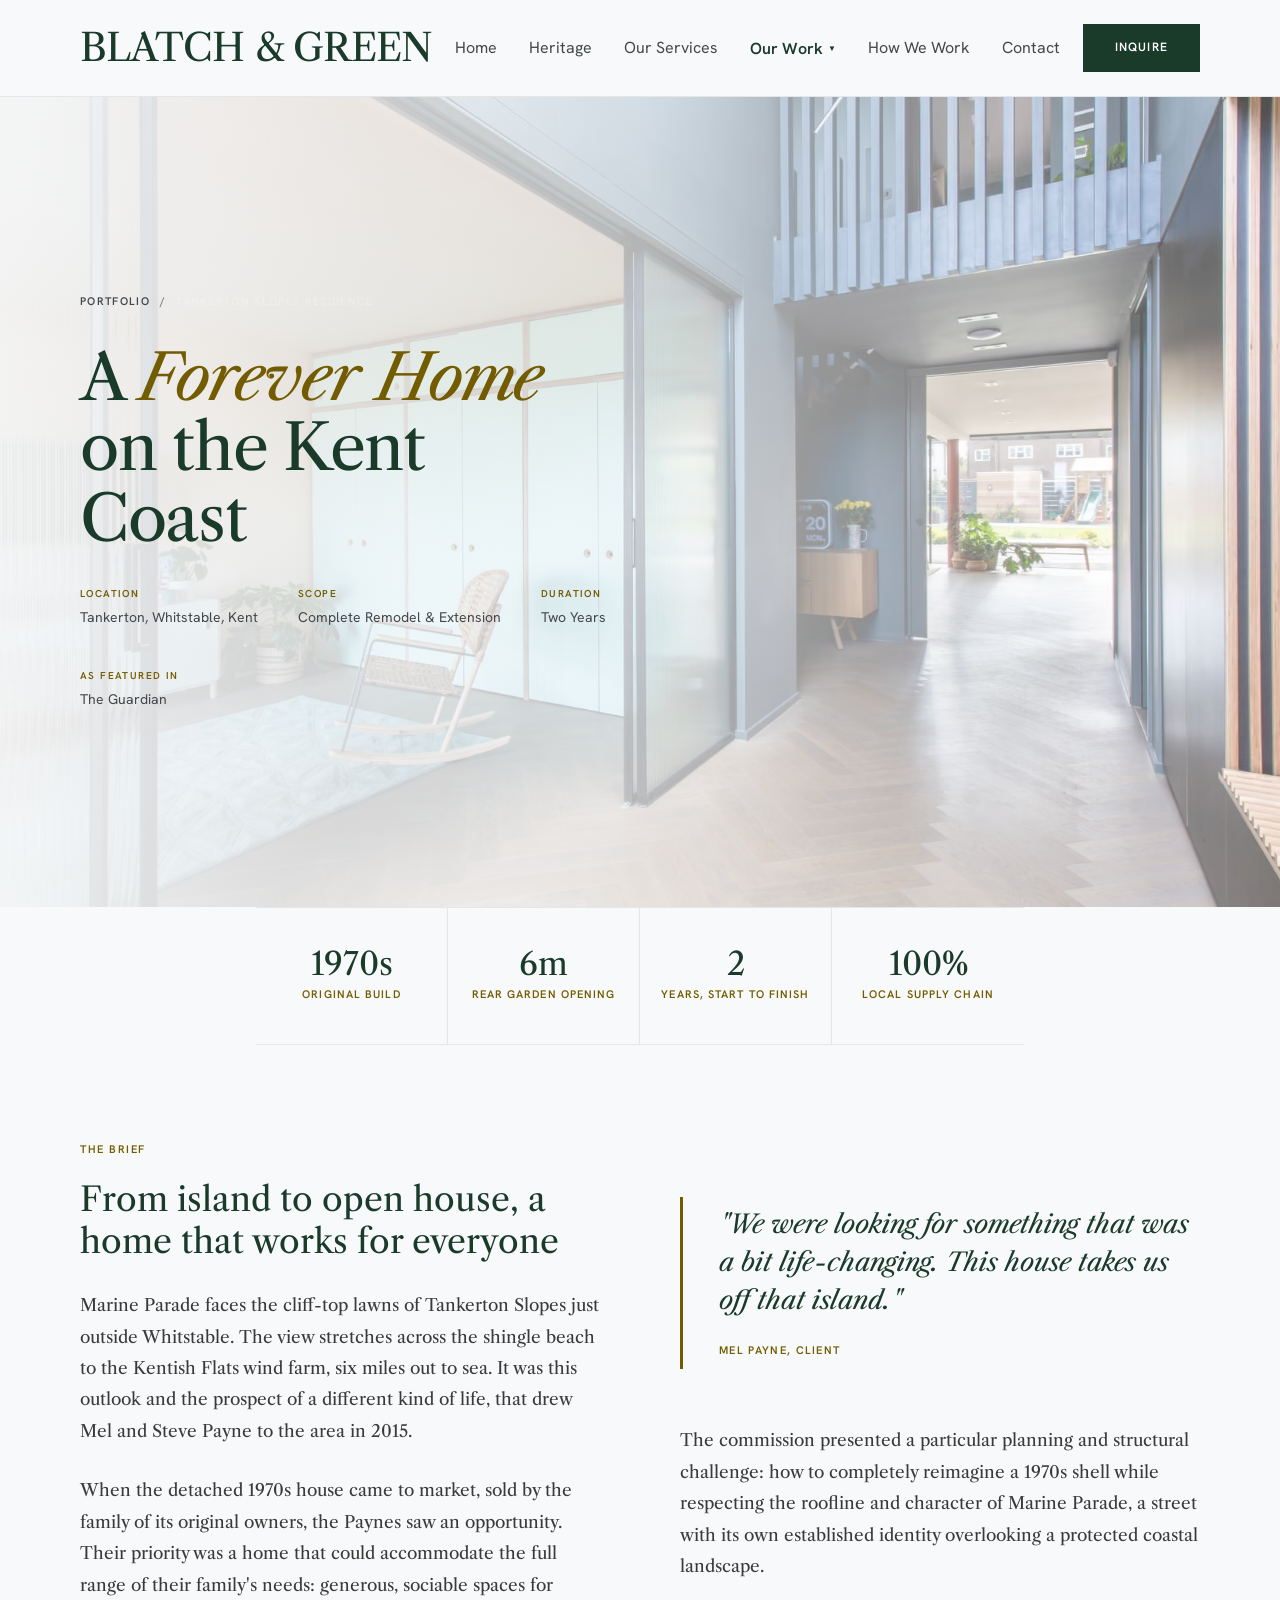
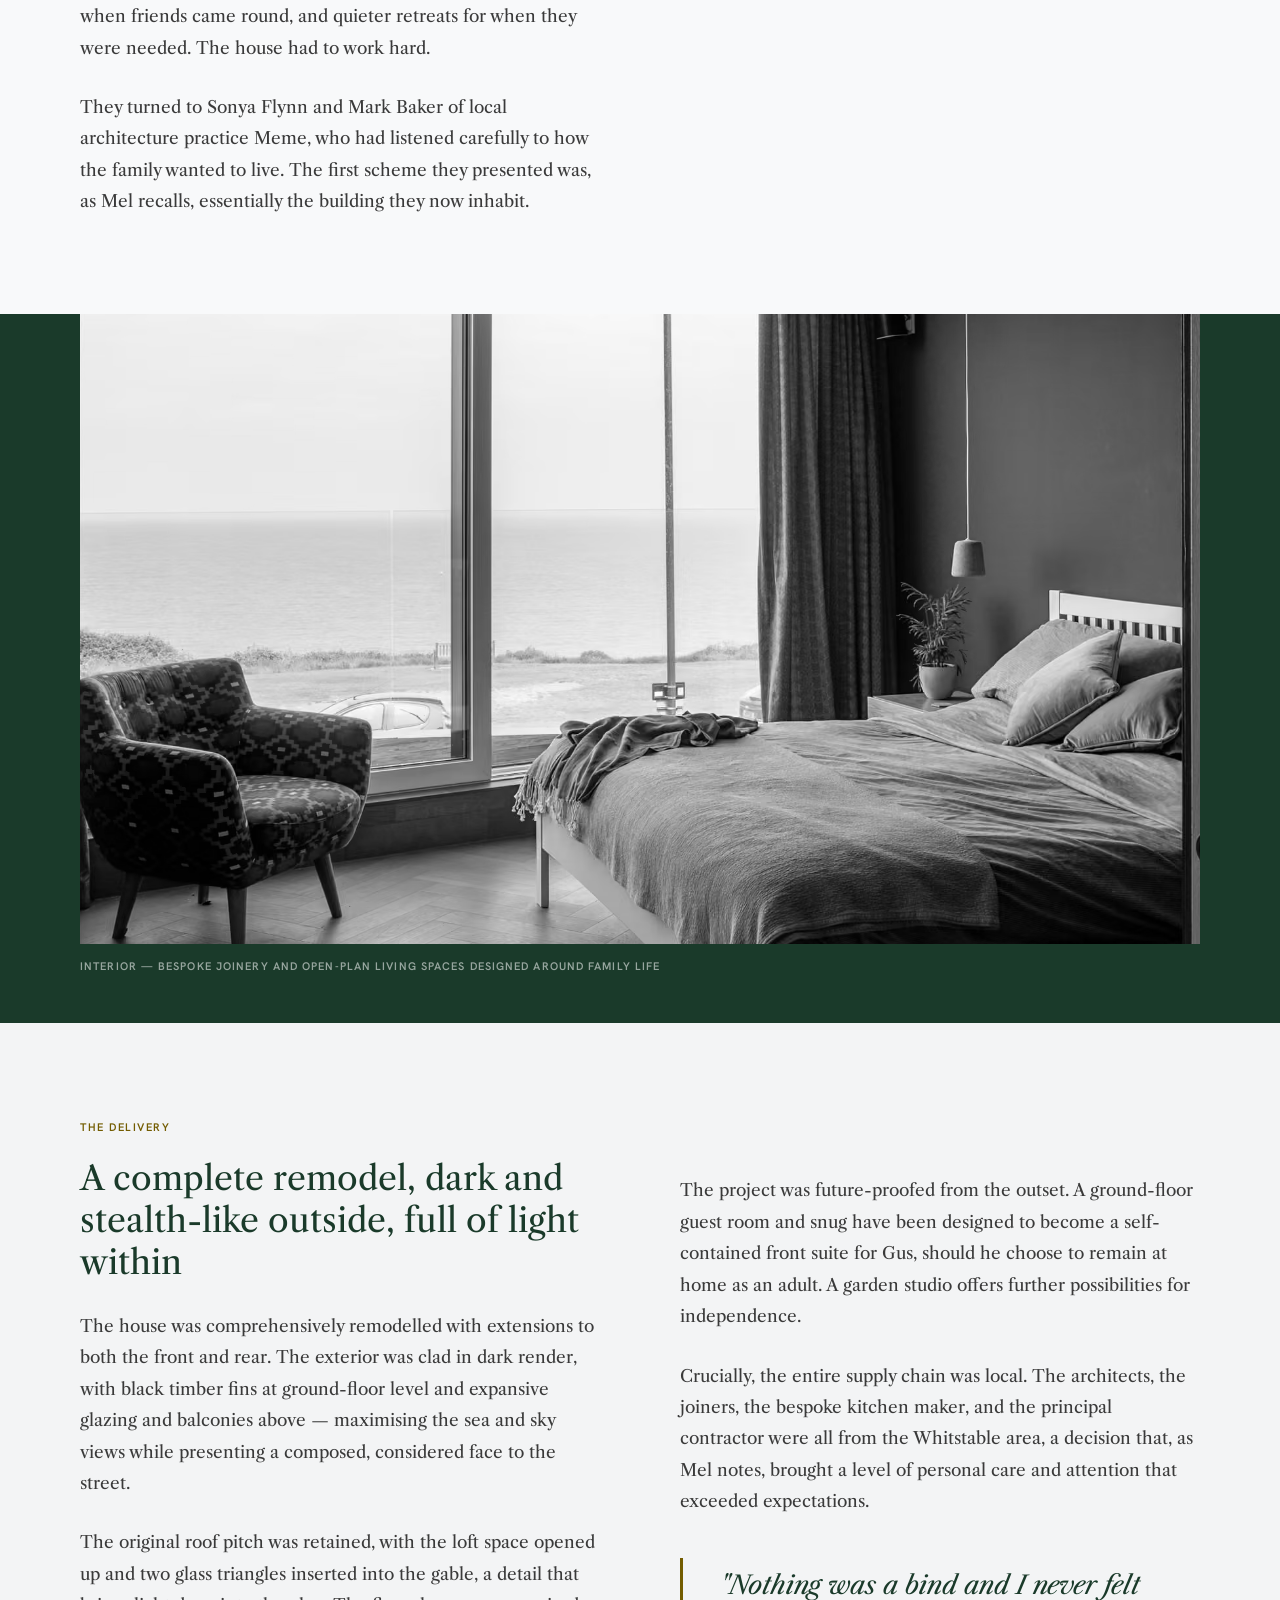
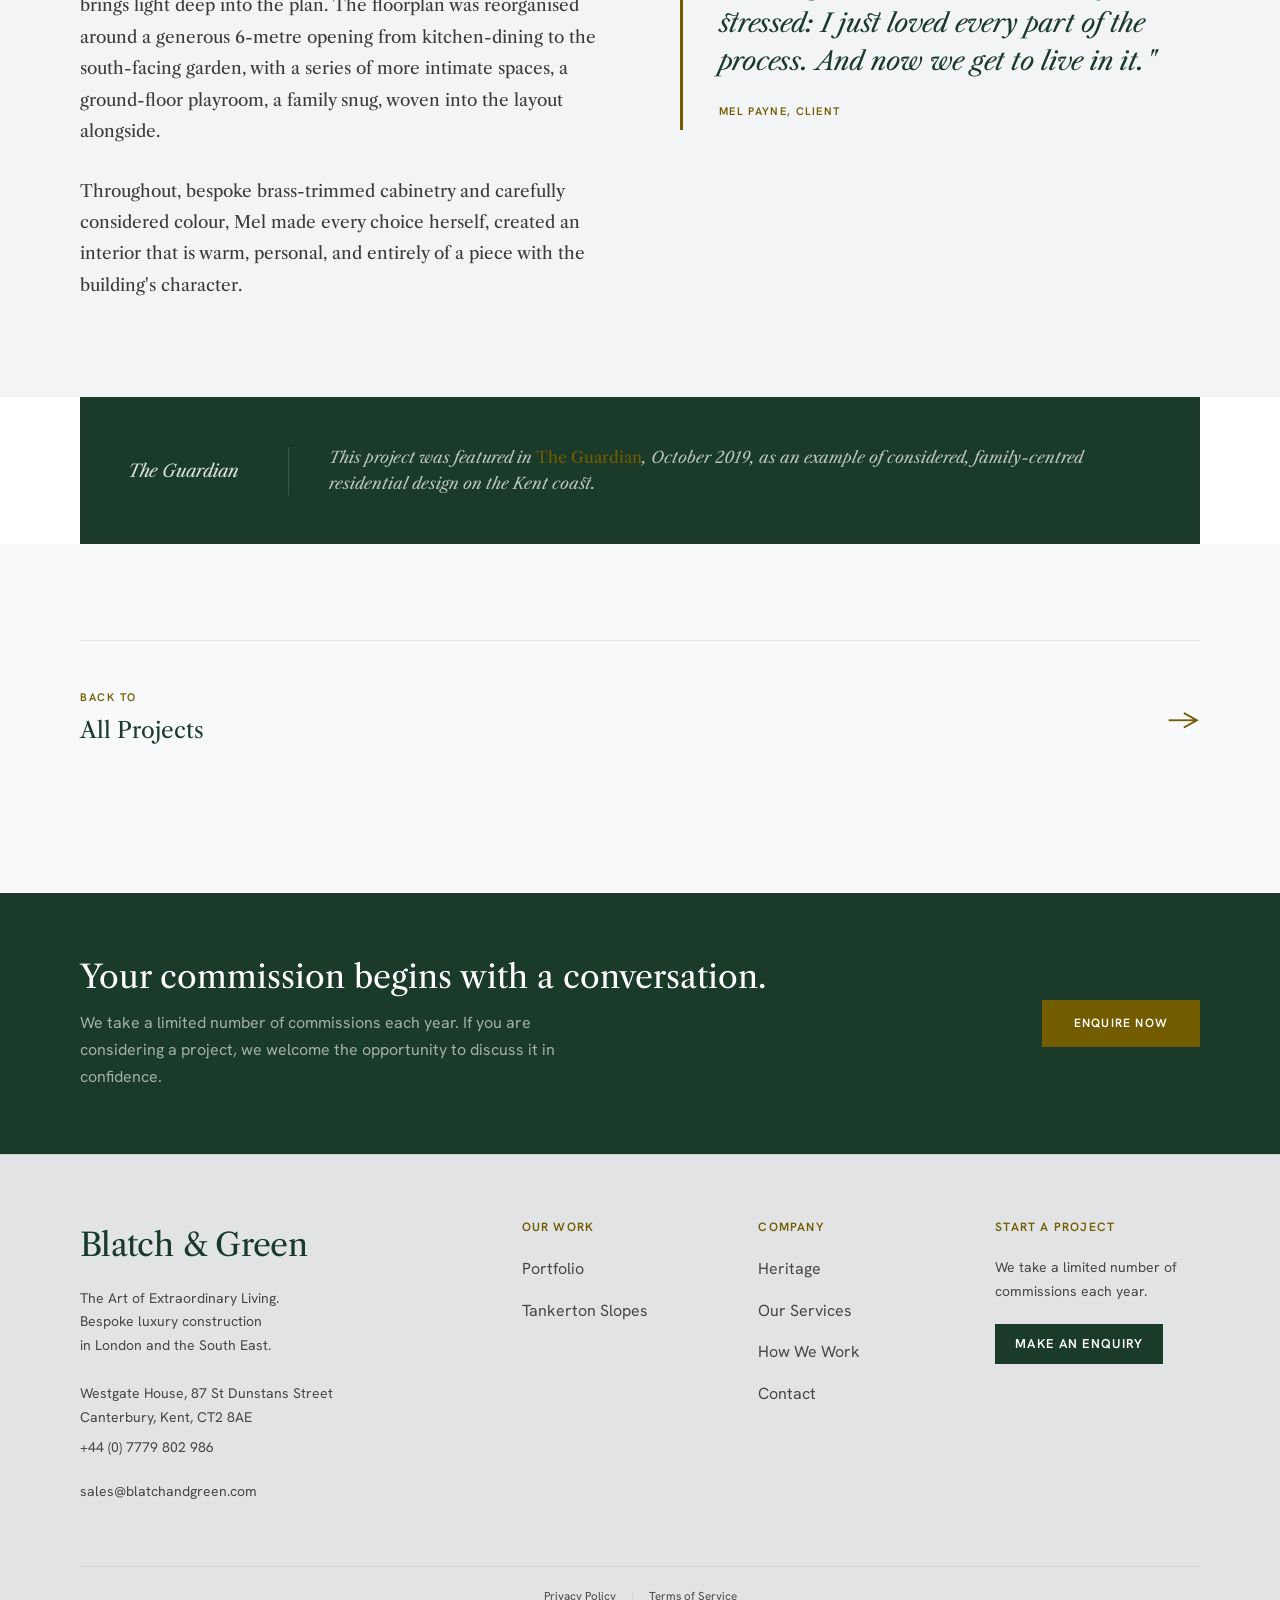
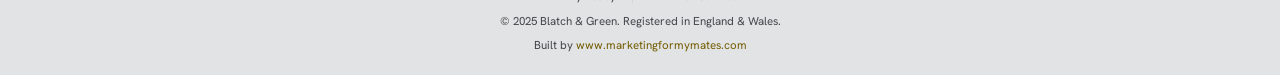
<file: tankerton.html>
<!DOCTYPE html>
<html lang="en">
<head>
<meta charset="UTF-8">
<meta name="viewport" content="width=device-width, initial-scale=1.0">
<title>Tankerton Slopes Residence | Blatch &amp; Green</title>
<meta name="description" content="A complete remodel of a 1970s detached house on the Kent coast — a forever home for a family of five, covered by The Observer.">
<link rel="preconnect" href="https://fonts.googleapis.com">
<link rel="preconnect" href="https://fonts.gstatic.com" crossorigin>
<link href="https://fonts.googleapis.com/css2?family=Hanken+Grotesk:wght@400;600&family=Libre+Caslon+Text:ital,wght@0,400;0,700;1,400&display=swap" rel="stylesheet">
<link rel="stylesheet" href="bg.css?v=2">
<style>
  /* ── Case study specific styles ── */

  .cs-hero {
    position: relative;
    min-height: 88vh;
    display: flex;
    align-items: flex-end;
    overflow: hidden;
    background: var(--primary);
  }

  .cs-hero-img {
    position: absolute;
    inset: 0;
    width: 100%;
    height: 100%;
    object-fit: cover;
    opacity: 0.55;
    filter: grayscale(100%);
    transition: filter 1.2s ease, opacity 1.2s ease;
  }

  .cs-hero:hover .cs-hero-img {
    filter: grayscale(0%);
    opacity: 0.65;
  }

  .cs-hero-gradient {
    position: absolute;
    inset: 0;
    background: linear-gradient(
      to top,
      rgba(0,1,1,0.92) 0%,
      rgba(0,1,1,0.4) 50%,
      rgba(0,1,1,0.1) 100%
    );
  }

  .cs-hero-content {
    position: relative;
    z-index: 2;
    padding-bottom: 72px;
    width: 100%;
  }

  .cs-breadcrumb {
    display: flex;
    align-items: center;
    gap: 10px;
    font-family: 'Hanken Grotesk', sans-serif;
    font-size: 11px;
    font-weight: 600;
    letter-spacing: 0.12em;
    text-transform: uppercase;
    color: rgba(255,255,255,0.45);
    margin-bottom: 32px;
  }

  .cs-breadcrumb a {
    color: inherit;
    text-decoration: none;
    transition: color 0.2s;
  }

  .cs-breadcrumb a:hover { color: var(--secondary); }
  .cs-breadcrumb span { color: rgba(255,255,255,0.25); }

  .cs-hero-title {
    font-family: 'Libre Caslon Text', Georgia, serif;
    font-size: clamp(2.4rem, 5.5vw, 4.2rem);
    font-weight: 400;
    line-height: 1.1;
    color: #fff;
    max-width: 700px;
    margin-bottom: 28px;
  }

  .cs-hero-title em {
    color: var(--secondary);
    font-style: italic;
  }

  .cs-hero-meta {
    display: flex;
    gap: 40px;
    flex-wrap: wrap;
  }

  .cs-hero-meta-item {
    display: flex;
    flex-direction: column;
    gap: 4px;
  }

  .cs-hero-meta-label {
    font-family: 'Hanken Grotesk', sans-serif;
    font-size: 10px;
    font-weight: 600;
    letter-spacing: 0.14em;
    text-transform: uppercase;
    color: var(--secondary);
  }

  .cs-hero-meta-value {
    font-family: 'Hanken Grotesk', sans-serif;
    font-size: 14px;
    color: rgba(255,255,255,0.75);
  }

  /* ── Stats row ── */
  .cs-stats {
    display: grid;
    grid-template-columns: repeat(4, 1fr);
    border-top: 1px solid var(--outline-faint);
    border-bottom: 1px solid var(--outline-faint);
    max-width: 768px;
    margin: 0 auto;
  }

  .cs-stat {
    padding: 40px 0;
    border-right: 1px solid var(--outline-faint);
    text-align: center;
  }

  .cs-stat:last-child { border-right: none; }

  .cs-stat-number {
    font-family: 'Libre Caslon Text', Georgia, serif;
    font-size: clamp(1.5rem, 3vw, 2rem);
    font-weight: 400;
    color: var(--primary);
    line-height: 1;
    margin-bottom: 6px;
  }

  .cs-stat-label {
    font-family: 'Hanken Grotesk', sans-serif;
    font-size: 11px;
    font-weight: 600;
    letter-spacing: 0.1em;
    text-transform: uppercase;
    color: var(--secondary);
  }

  /* ── Body copy ── */
  .cs-body {
    max-width: 680px;
  }

  .cs-body p {
    font-family: 'Libre Caslon Text', Georgia, serif;
    font-size: 1.0625rem;
    line-height: 1.85;
    color: #3a3a3a;
    margin-bottom: 28px;
  }

  .cs-body p:last-child { margin-bottom: 0; }

  /* ── Pull quote ── */
  .cs-pullquote {
    border-left: 3px solid var(--secondary);
    padding: 8px 0 8px 36px;
    margin: 56px 0;
  }

  .cs-pullquote blockquote {
    font-family: 'Libre Caslon Text', Georgia, serif;
    font-size: clamp(1.25rem, 2.2vw, 1.6rem);
    font-style: italic;
    font-weight: 400;
    line-height: 1.5;
    color: var(--primary);
    margin: 0 0 16px 0;
  }

  .cs-pullquote cite {
    font-family: 'Hanken Grotesk', sans-serif;
    font-size: 11px;
    font-weight: 600;
    letter-spacing: 0.12em;
    text-transform: uppercase;
    color: var(--secondary);
    font-style: normal;
  }

  /* ── Image ── */
  .cs-image-full {
    width: 100%;
    aspect-ratio: 16/9;
    overflow: hidden;
    position: relative;
  }

  .cs-image-full img {
    width: 100%;
    height: 100%;
    object-fit: cover;
    filter: grayscale(100%);
    transition: filter 1.4s ease, transform 6s ease;
    transform: scale(1.03);
  }

  .cs-image-full:hover img {
    filter: grayscale(0%);
    transform: scale(1.0);
  }

  .cs-image-caption {
    font-family: 'Hanken Grotesk', sans-serif;
    font-size: 11px;
    font-weight: 600;
    letter-spacing: 0.1em;
    text-transform: uppercase;
    color: rgba(255,255,255,0.55);
    margin-top: 14px;
  }

  /* ── Two-col layout ── */
  .cs-two-col {
    display: grid;
    grid-template-columns: 1fr 1fr;
    gap: 80px;
    align-items: start;
  }

  /* ── Press mention ── */
  .cs-press {
    background: var(--primary);
    padding: 48px;
    display: flex;
    align-items: center;
    gap: 40px;
  }

  .cs-press-logo {
    font-family: 'Libre Caslon Text', Georgia, serif;
    font-size: 1.1rem;
    font-style: italic;
    color: rgba(255,255,255,0.85);
    white-space: nowrap;
    min-width: 120px;
  }

  .cs-press-divider {
    width: 1px;
    height: 48px;
    background: rgba(255,255,255,0.15);
    flex-shrink: 0;
  }

  .cs-press-text {
    font-family: 'Libre Caslon Text', Georgia, serif;
    font-size: 1.0rem;
    font-style: italic;
    color: rgba(255,255,255,0.7);
    line-height: 1.6;
    margin: 0;
  }

  .cs-press-text em {
    color: var(--secondary);
    font-style: normal;
  }

  /* ── Section label override for dark context ── */
  .cs-section-label {
    font-family: 'Hanken Grotesk', sans-serif;
    font-size: 11px;
    font-weight: 600;
    letter-spacing: 0.14em;
    text-transform: uppercase;
    color: var(--secondary);
    margin-bottom: 20px;
  }

  .cs-h2 {
    font-family: 'Libre Caslon Text', Georgia, serif;
    font-size: clamp(1.5rem, 3vw, 2.1rem);
    font-weight: 400;
    line-height: 1.25;
    color: var(--primary);
    margin-bottom: 28px;
  }

  /* ── Next project nav ── */
  .cs-next {
    display: flex;
    align-items: center;
    justify-content: space-between;
    padding: 48px 0;
    border-top: 1px solid var(--outline-faint);
    text-decoration: none;
  }

  .cs-next-label {
    font-family: 'Hanken Grotesk', sans-serif;
    font-size: 11px;
    font-weight: 600;
    letter-spacing: 0.14em;
    text-transform: uppercase;
    color: var(--secondary);
    margin-bottom: 6px;
  }

  .cs-next-title {
    font-family: 'Libre Caslon Text', Georgia, serif;
    font-size: 1.4rem;
    color: var(--primary);
    transition: color 0.2s;
  }

  .cs-next:hover .cs-next-title { color: var(--secondary); }

  .cs-next-arrow {
    font-size: 1.8rem;
    color: var(--secondary);
    transition: transform 0.25s;
  }

  .cs-next:hover .cs-next-arrow { transform: translateX(6px); }

  /* ── Responsive ── */
  @media (max-width: 1024px) {
    .cs-stats { grid-template-columns: repeat(2, 1fr); }
    .cs-stat:nth-child(2) { border-right: none; }
    .cs-stat:nth-child(3) { border-top: 1px solid var(--outline-faint); }
    .cs-stat:nth-child(4) { border-top: 1px solid var(--outline-faint); }
  }

  @media (max-width: 768px) {
    .cs-two-col { grid-template-columns: 1fr; gap: 48px; }
    .cs-press { flex-direction: column; align-items: flex-start; gap: 20px; padding: 32px; }
    .cs-press-divider { width: 40px; height: 1px; }
    .cs-hero-meta { gap: 24px; }
    .cs-stats { grid-template-columns: repeat(2, 1fr); }
  }

  @media (max-width: 480px) {
    .cs-stats { grid-template-columns: 1fr 1fr; }
    .cs-stat { padding: 28px 0; }
    .cs-stat-number { font-size: 2rem; }
  }
</style>
</head>
<body>

<!-- Mobile nav -->
<div class="mob-nav" id="mobNav">
  <div class="mob-nav-head">
    <a href="index.html" class="mob-nav-brand">Blatch &amp; Green</a>
    <button class="mob-close" id="mobClose" aria-label="Close menu">&times;</button>
  </div>
    <div class="mob-links">
    <p class="mob-nav-section-label">Our Work</p>
    <a href="portfolio.html">All Projects</a>
    <a href="tankerton.html" class="mob-nav-sub">Tankerton Slopes Residence</a>
      <a href="heritage.html">Heritage</a>
      <a href="services.html">Our Services</a>
    <a href="process.html">How We Work</a>
    <a href="contact.html">Contact</a>
    <a href="contact.html" class="btn btn-ghost-dark mob-cta" style="margin-top:32px;width:fit-content">Inquire</a>
  </div>
</div>

<nav class="site-nav" aria-label="Main navigation">
  <div class="container">
    <a href="index.html" class="nav-brand">Blatch &amp; Green</a>
        <div class="nav-links">
      <a href="index.html">Home</a>
      <a href="heritage.html">Heritage</a>
      <a href="services.html">Our Services</a>
      <div class="nav-dropdown">
        <button class="nav-dropdown-trigger" aria-expanded="false" aria-haspopup="true">Our Work <span class="nav-dropdown-caret">&#9660;</span></button>
        <div class="nav-dropdown-panel" role="menu">
          <a href="portfolio.html" role="menuitem">All Projects</a>
          <div class="nav-dropdown-divider"></div>
          <p class="nav-dropdown-label">Case Studies</p>
          <a href="tankerton.html" role="menuitem">Tankerton Slopes Residence</a>
        </div>
      </div>
      <a href="process.html">How We Work</a>
      <a href="contact.html">Contact</a>
    </div>
    <div class="nav-right">
      <a href="contact.html" class="btn btn-primary">Inquire</a>
      <button class="nav-ham" id="navHam" aria-label="Open menu" aria-expanded="false">
        <span></span><span></span><span></span>
      </button>
    </div>
  </div>
</nav>

<main>

  <!-- Hero -->
  <section style="position:relative;min-height:90vh;display:flex;align-items:center;background:var(--surf-lowest);overflow:hidden;">
    <div style="position:absolute;inset:0;width:100%;height:100%;">
      <img src="images/blatch3.avif" alt="Tankerton Slopes Residence — exterior view" style="width:100%;height:100%;object-fit:cover;opacity:0.7;mix-blend-mode:multiply;">
      <div style="position:absolute;inset:0;background:linear-gradient(to right, rgba(248,249,250,0.92) 0%, rgba(248,249,250,0.6) 50%, transparent 100%);"></div>
    </div>
    <div class="container" class="hero-content" style="position:relative;z-index:2;">
      <div style="max-width:600px;">
        <div class="cs-breadcrumb" style="color:var(--on-surf-var);">
          <a href="portfolio.html" style="color:var(--on-surf-var);">Portfolio</a>
          <span style="color:var(--outline);">/</span>
          <span>Tankerton Slopes Residence</span>
        </div>
        <h1 class="t-display c-primary" style="margin-bottom:24px;max-width:520px;">A <em style="color:var(--secondary);">Forever Home</em><br>on the Kent Coast</h1>
        <div class="cs-hero-meta" style="margin-top:32px;">
          <div class="cs-hero-meta-item">
            <span class="cs-hero-meta-label">Location</span>
            <span class="cs-hero-meta-value" style="color:var(--on-surf-var);">Tankerton, Whitstable, Kent</span>
          </div>
          <div class="cs-hero-meta-item">
            <span class="cs-hero-meta-label">Scope</span>
            <span class="cs-hero-meta-value" style="color:var(--on-surf-var);">Complete Remodel &amp; Extension</span>
          </div>
          <div class="cs-hero-meta-item">
            <span class="cs-hero-meta-label">Duration</span>
            <span class="cs-hero-meta-value" style="color:var(--on-surf-var);">Two Years</span>
          </div>
          <div class="cs-hero-meta-item">
            <span class="cs-hero-meta-label">As featured in</span>
            <span class="cs-hero-meta-value" style="color:var(--on-surf-var);">The Guardian</span>
          </div>
        </div>
      </div>
    </div>
  </section>

  <!-- Stats -->
  <section class="bg-surface">
    <div class="container">
      <div class="cs-stats">
        <div class="cs-stat">
          <div class="cs-stat-number">1970s</div>
          <div class="cs-stat-label">Original Build</div>
        </div>
        <div class="cs-stat">
          <div class="cs-stat-number">6m</div>
          <div class="cs-stat-label">Rear Garden Opening</div>
        </div>
        <div class="cs-stat">
          <div class="cs-stat-number">2</div>
          <div class="cs-stat-label">Years, Start to Finish</div>
        </div>
        <div class="cs-stat">
          <div class="cs-stat-number">100%</div>
          <div class="cs-stat-label">Local Supply Chain</div>
        </div>
      </div>
    </div>
  </section>

  <!-- Brief & narrative -->
  <section class="sec bg-surface">
    <div class="container cs-two-col">
      <div>
        <div class="cs-section-label">The Brief</div>
        <h2 class="cs-h2">From island to open house, a home that works for everyone</h2>
        <div class="cs-body">
          <p>Marine Parade faces the cliff-top lawns of Tankerton Slopes just outside Whitstable. The view stretches across the shingle beach to the Kentish Flats wind farm, six miles out to sea. It was this outlook and the prospect of a different kind of life, that drew Mel and Steve Payne to the area in 2015.</p>
          <p>When the detached 1970s house came to market, sold by the family of its original owners, the Paynes saw an opportunity. Their priority was a home that could accommodate the full range of their family's needs: generous, sociable spaces for when friends came round, and quieter retreats for when they were needed. The house had to work hard.</p>
          <p>They turned to Sonya Flynn and Mark Baker of local architecture practice Meme, who had listened carefully to how the family wanted to live. The first scheme they presented was, as Mel recalls, essentially the building they now inhabit.</p>
        </div>
      </div>
      <div>
        <div class="cs-pullquote">
          <blockquote>"We were looking for something that was a bit life-changing. This house takes us off that island."</blockquote>
          <cite>Mel Payne, Client</cite>
        </div>
        <div class="cs-body">
          <p>The commission presented a particular planning and structural challenge: how to completely reimagine a 1970s shell while respecting the roofline and character of Marine Parade, a street with its own established identity overlooking a protected coastal landscape.</p>
        </div>
      </div>
    </div>
  </section>

  <!-- Full-width image -->
  <section style="background:var(--primary);padding:0;">
    <div class="container" style="padding-top:0;padding-bottom:0;">
      <div class="cs-image-full">
        <img src="images/blatch4.avif" alt="Tankerton Slopes Residence — interior">
      </div>
      <p class="cs-image-caption" style="padding-bottom:48px;">Interior — bespoke joinery and open-plan living spaces designed around family life</p>
    </div>
  </section>

  <!-- Delivery -->
  <section class="sec bg-surf-low">
    <div class="container cs-two-col">
      <div>
        <div class="cs-section-label">The Delivery</div>
        <h2 class="cs-h2">A complete remodel, dark and stealth-like outside, full of light within</h2>
        <div class="cs-body">
          <p>The house was comprehensively remodelled with extensions to both the front and rear. The exterior was clad in dark render, with black timber fins at ground-floor level and expansive glazing and balconies above — maximising the sea and sky views while presenting a composed, considered face to the street.</p>
          <p>The original roof pitch was retained, with the loft space opened up and two glass triangles inserted into the gable, a detail that brings light deep into the plan. The floorplan was reorganised around a generous 6-metre opening from kitchen-dining to the south-facing garden, with a series of more intimate spaces, a ground-floor playroom, a family snug, woven into the layout alongside.</p>
          <p>Throughout, bespoke brass-trimmed cabinetry and carefully considered colour, Mel made every choice herself, created an interior that is warm, personal, and entirely of a piece with the building's character.</p>
        </div>
      </div>
      <div>
        <div class="cs-body" style="margin-top:56px;">
          <p>The project was future-proofed from the outset. A ground-floor guest room and snug have been designed to become a self-contained front suite for Gus, should he choose to remain at home as an adult. A garden studio offers further possibilities for independence.</p>
          <p>Crucially, the entire supply chain was local. The architects, the joiners, the bespoke kitchen maker, and the principal contractor were all from the Whitstable area, a decision that, as Mel notes, brought a level of personal care and attention that exceeded expectations.</p>
        </div>
        <div class="cs-pullquote" style="margin-top:40px;">
          <blockquote>"Nothing was a bind and I never felt stressed: I just loved every part of the process. And now we get to live in it."</blockquote>
          <cite>Mel Payne, Client</cite>
        </div>
      </div>
    </div>
  </section>

  <!-- Press mention -->
  <section style="padding:0;background:var(--surf-lowest);">
    <div class="container" style="padding-top:0;padding-bottom:0;">
      <div class="cs-press">
        <div class="cs-press-logo">The Guardian</div>
        <div class="cs-press-divider"></div>
        <p class="cs-press-text">This project was featured in <em>The Guardian</em>, October 2019, as an example of considered, family-centred residential design on the Kent coast.</p>
      </div>
    </div>
  </section>

  <!-- Back to portfolio / next project -->
  <section class="sec bg-surface">
    <div class="container">
      <a href="portfolio.html" class="cs-next">
        <div>
          <div class="cs-next-label">Back to</div>
          <div class="cs-next-title">All Projects</div>
        </div>
        <div class="cs-next-arrow">→</div>
      </a>
    </div>
  </section>

  <!-- CTA band -->
  <section class="cta-band">
    <div class="container">
      <div>
        <h2 class="t-headline-md c-on-primary" style="margin-bottom:12px;">Your commission begins with a conversation.</h2>
        <p class="t-body" style="color:rgba(255,255,255,0.6);max-width:520px;">We take a limited number of commissions each year. If you are considering a project, we welcome the opportunity to discuss it in confidence.</p>
      </div>
      <a href="contact.html" class="btn btn-ghost-dark">Enquire Now</a>
    </div>
  </section>

</main>

<footer class="site-footer">
  <div class="container" style="display:block;padding-bottom:0;">

    <!-- Main footer grid -->
    <div class="footer-grid">

      <!-- Brand + contact -->
      <div>
        <a href="index.html" class="footer-brand">Blatch &amp; Green</a>
        <p class="t-body c-on-surf-var" style="margin-top:16px;font-size:0.875rem;line-height:1.7;">The Art of Extraordinary Living.<br>Bespoke luxury construction<br>in London and the South East.</p>
        <div style="margin-top:24px;display:flex;flex-direction:column;gap:6px;">
          <p class="t-body c-on-surf-var" style="font-size:0.875rem;">Westgate House, 87 St Dunstans Street<br>Canterbury, Kent, CT2 8AE</p>
          <a href="tel:+447779802986" class="footer-link" style="font-size:0.875rem;">+44 (0) 7779 802 986</a>
          <a href="mailto:sales@blatchandgreen.com" class="footer-link" style="font-size:0.875rem;">sales@blatchandgreen.com</a>
        </div>
      </div>

      <!-- Work -->
      <div>
        <p class="t-label c-secondary" style="margin-bottom:20px;">Our Work</p>
        <a href="portfolio.html" class="footer-link">Portfolio</a>
        <a href="tankerton.html" class="footer-link">Tankerton Slopes</a>
      </div>

      <!-- Company -->
      <div>
        <p class="t-label c-secondary" style="margin-bottom:20px;">Company</p>
        <a href="heritage.html" class="footer-link">Heritage</a>
        <a href="services.html" class="footer-link">Our Services</a>
        <a href="process.html" class="footer-link">How We Work</a>
        <a href="contact.html" class="footer-link">Contact</a>
      </div>

      <!-- Enquiries -->
      <div>
        <p class="t-label c-secondary" style="margin-bottom:20px;">Start a Project</p>
        <p class="t-body c-on-surf-var" style="font-size:0.875rem;margin-bottom:20px;">We take a limited number of commissions each year.</p>
        <a href="contact.html" class="btn btn-primary" style="font-size:0.8rem;padding:10px 20px;">Make an Enquiry</a>
      </div>

    </div>

    <!-- Bottom strip -->
    <div style="border-top:1px solid var(--outline-faint);padding:20px 0;text-align:center;">
      <p style="font-family:'Hanken Grotesk',sans-serif;font-size:0.72rem;color:var(--on-surf-var);margin:0 0 6px 0;">
        <a href="contact.html#" class="footer-link" style="font-size:0.72rem;display:inline;margin:0 12px;">Privacy Policy</a>
        <span style="color:var(--outline-faint);">|</span>
        <a href="contact.html#" class="footer-link" style="font-size:0.72rem;display:inline;margin:0 12px;">Terms of Service</a>
      </p>
      <p style="font-family:'Hanken Grotesk',sans-serif;font-size:0.72rem;color:var(--on-surf-var);margin:0 0 6px 0;">&copy; 2025 Blatch &amp; Green. Registered in England &amp; Wales.</p>
      <p style="font-family:'Hanken Grotesk',sans-serif;font-size:0.72rem;color:var(--on-surf-var);margin:0;">Built by <a href="https://www.marketingformymates.com" rel="dofollow" style="color:var(--secondary);text-decoration:none;">www.marketingformymates.com</a></p>
    </div>

  </div>
</footer>

<script>
(function(){
  var ham=document.getElementById('navHam'),
      mob=document.getElementById('mobNav'),
      cls=document.getElementById('mobClose');
  function open(){mob.style.display='flex';setTimeout(function(){mob.classList.add('open');},10);ham.setAttribute('aria-expanded','true');document.body.style.overflow='hidden';}
  function close(){mob.classList.remove('open');ham.setAttribute('aria-expanded','false');document.body.style.overflow='';setTimeout(function(){mob.style.display='none';},260);}
  if(ham)ham.addEventListener('click',open);
  if(cls)cls.addEventListener('click',close);
  if(mob)mob.querySelectorAll('a').forEach(function(a){a.addEventListener('click',close);});
  document.addEventListener('keydown',function(e){if(e.key==='Escape'&&mob&&mob.classList.contains('open'))close();});
})();
</script>
<style>
.nav-dropdown { position: relative; }
.nav-dropdown-trigger {
  background: none; border: none; cursor: pointer;
  font-family: 'Hanken Grotesk', sans-serif; font-size: inherit;
  font-weight: 600; color: var(--primary); letter-spacing: 0.01em;
  padding: 0; display: flex; align-items: center; gap: 5px; transition: color 0.2s;
}
.nav-dropdown-trigger:hover { color: var(--secondary); }
.nav-dropdown-caret { font-size: 8px; transition: transform 0.2s; display: inline-block; }
.nav-dropdown[data-open] .nav-dropdown-caret { transform: rotate(180deg); }
.nav-dropdown-panel {
  display: none; position: absolute; top: calc(100% + 16px); left: -24px;
  min-width: 240px; background: #fff; border: 1px solid var(--outline-faint);
  box-shadow: 0 8px 32px rgba(0,0,0,0.10); padding: 8px 0; z-index: 200;
}
.nav-dropdown[data-open] .nav-dropdown-panel { display: block; }
.nav-dropdown-panel a {
  display: block; padding: 10px 24px;
  font-family: 'Hanken Grotesk', sans-serif; font-size: 0.875rem;
  color: var(--primary); text-decoration: none; transition: background 0.15s, color 0.15s;
}
.nav-dropdown-panel a:hover { background: var(--surf-lowest); color: var(--secondary); }
.nav-dropdown-divider { height: 1px; background: var(--outline-faint); margin: 8px 0; }
.nav-dropdown-label {
  padding: 4px 24px 6px; font-family: 'Hanken Grotesk', sans-serif;
  font-size: 10px; font-weight: 600; letter-spacing: 0.12em;
  text-transform: uppercase; color: var(--secondary); margin: 0;
}
.mob-nav-section-label {
  font-family: 'Hanken Grotesk', sans-serif; font-size: 10px; font-weight: 600;
  letter-spacing: 0.14em; text-transform: uppercase; color: var(--secondary); margin: 0 0 4px 0;
}
.mob-nav-sub { font-size: 0.9rem !important; opacity: 0.7; padding-left: 12px !important; }
</style>
<script>
(function(){
  document.querySelectorAll('.nav-dropdown-trigger').forEach(function(trigger){
    var dropdown = trigger.closest('.nav-dropdown');
    trigger.addEventListener('click', function(e){
      e.stopPropagation();
      var isOpen = dropdown.hasAttribute('data-open');
      document.querySelectorAll('.nav-dropdown[data-open]').forEach(function(d){d.removeAttribute('data-open');d.querySelector('.nav-dropdown-trigger').setAttribute('aria-expanded','false');});
      if(!isOpen){dropdown.setAttribute('data-open','');trigger.setAttribute('aria-expanded','true');}
    });
  });
  document.addEventListener('click',function(){document.querySelectorAll('.nav-dropdown[data-open]').forEach(function(d){d.removeAttribute('data-open');});});
  document.addEventListener('keydown',function(e){if(e.key==='Escape')document.querySelectorAll('.nav-dropdown[data-open]').forEach(function(d){d.removeAttribute('data-open');});});
})();
</script>
</body>
</html>
</file>
<file: bg.css>
/* =====================================================
   Blatch & Green — Site Stylesheet
   Pure CSS, no framework dependencies.
   ===================================================== */

/* ── Google Fonts ─────────────────────────────────── */
@import url('https://fonts.googleapis.com/css2?family=Hanken+Grotesk:wght@400;600&family=Libre+Caslon+Text:ital,wght@0,400;0,700;1,400&display=swap');

/* ── Tokens ───────────────────────────────────────── */
:root {
  --primary:      #1a3a2a;
  --secondary:    #735c00;
  --sec-pale:     #f5edd6;
  --on-primary:   #ffffff;
  --on-secondary: #ffffff;
  --bg:           #f8f9fa;
  --surface:      #f8f9fa;
  --surf-low:     #f3f4f5;
  --surf-mid:     #edeeef;
  --surf-high:    #e7e8e9;
  --surf-highest: #e1e3e4;
  --surf-lowest:  #ffffff;
  --on-surface:   #191c1d;
  --on-surf-var:  #44474a;
  --outline:      #75777a;
  --outline-faint:rgba(117,119,122,0.15);

  --serif:  'Libre Caslon Text', Georgia, serif;
  --sans:   'Hanken Grotesk', system-ui, sans-serif;

  --max-w: 1440px;
  --pad-x-desk: 80px;
  --pad-x-mob:  24px;
  --gutter: 32px;

  --transition: 0.3s ease;
}

/* ── Reset ────────────────────────────────────────── */
*, *::before, *::after { box-sizing: border-box; margin: 0; padding: 0; }
html { scroll-behavior: smooth; }
body {
  font-family: var(--sans);
  background: var(--bg);
  color: var(--on-surface);
  font-size: 16px;
  line-height: 1.6;
  -webkit-font-smoothing: antialiased;
  ::selection { background: var(--secondary); color: var(--on-secondary); }
}
img { display: block; max-width: 100%; }
a { color: inherit; text-decoration: none; }
ul { list-style: none; }
input, select, textarea, button { font-family: var(--sans); }

/* ── Container ────────────────────────────────────── */
.container {
  width: 100%;
  max-width: var(--max-w);
  margin: 0 auto;
  padding: 0 var(--pad-x-desk);
}

/* ── Type scale ───────────────────────────────────── */
.t-display {
  font-family: var(--serif);
  font-size: clamp(40px, 5vw, 64px);
  line-height: 1.1;
  letter-spacing: -0.02em;
  font-weight: 400;
}
.t-headline-md {
  font-family: var(--serif);
  font-size: clamp(26px, 3vw, 32px);
  line-height: 1.25;
  font-weight: 400;
}
.t-headline-sm {
  font-family: var(--serif);
  font-size: clamp(20px, 2.5vw, 24px);
  line-height: 1.35;
  font-weight: 400;
}
.t-body-lg {
  font-family: var(--sans);
  font-size: 18px;
  line-height: 1.65;
  font-weight: 400;
}
.t-body {
  font-family: var(--sans);
  font-size: 16px;
  line-height: 1.7;
  font-weight: 400;
}
.t-label {
  font-family: var(--sans);
  font-size: 12px;
  line-height: 1.4;
  letter-spacing: 0.1em;
  font-weight: 600;
  text-transform: uppercase;
}

/* ── Colours (utility) ────────────────────────────── */
.c-primary      { color: var(--primary); }
.c-secondary    { color: var(--secondary); }
.c-on-surf-var  { color: var(--on-surf-var); }
.c-outline      { color: var(--outline); }
.c-on-primary   { color: var(--on-primary); }
.bg-primary     { background: var(--primary); }
.bg-surface     { background: var(--surface); }
.bg-surf-low    { background: var(--surf-low); }
.bg-surf-mid    { background: var(--surf-mid); }
.bg-surf-highest{ background: var(--surf-highest); }
.bg-lowest      { background: var(--surf-lowest); }

/* ── Section label with rule ──────────────────────── */
.sec-label {
  display: flex;
  align-items: center;
  gap: 16px;
  font-family: var(--sans);
  font-size: 12px;
  font-weight: 600;
  letter-spacing: 0.2em;
  text-transform: uppercase;
  color: var(--secondary);
  margin-bottom: 16px;
}
.sec-label::before {
  content: '';
  display: inline-block;
  width: 32px;
  height: 1px;
  background: var(--secondary);
  flex-shrink: 0;
}

/* ── Buttons ──────────────────────────────────────── */
.btn {
  display: inline-flex;
  align-items: center;
  justify-content: center;
  padding: 14px 32px;
  font-family: var(--sans);
  font-size: 12px;
  font-weight: 600;
  letter-spacing: 0.1em;
  text-transform: uppercase;
  cursor: pointer;
  border: none;
  transition: background var(--transition), color var(--transition), border-color var(--transition);
  white-space: nowrap;
}
.btn-primary {
  background: var(--primary);
  color: var(--on-primary);
}
.btn-primary:hover { background: var(--secondary); color: var(--on-secondary); }

.btn-outline {
  background: rgba(255,255,255,0.5);
  color: var(--primary);
  border: 1px solid rgba(117,119,122,0.25);
  backdrop-filter: blur(4px);
}
.btn-outline:hover { border-color: var(--secondary); color: var(--secondary); }

.btn-ghost-dark {
  background: var(--secondary);
  color: var(--on-secondary);
}
.btn-ghost-dark:hover { background: #a08400; }

/* ── Nav ──────────────────────────────────────────── */
.site-nav {
  position: sticky;
  top: 0;
  z-index: 100;
  background: var(--surface);
  border-bottom: 1px solid var(--outline-faint);
}
.site-nav .container {
  display: flex;
  align-items: center;
  justify-content: space-between;
  height: 96px;
}
.nav-brand {
  font-family: var(--serif);
  font-size: clamp(24px, 3vw, 40px);
  font-weight: 400;
  letter-spacing: -0.02em;
  text-transform: uppercase;
  color: var(--primary);
  flex-shrink: 0;
}
.nav-links {
  display: flex;
  align-items: center;
  gap: 32px;
  height: 100%;
}
.nav-links a {
  display: flex;
  align-items: center;
  height: 100%;
  font-size: 16px;
  color: var(--on-surf-var);
  transition: color var(--transition);
  white-space: nowrap;
}
.nav-links a:hover { color: var(--secondary); }
.nav-links a.active {
  color: var(--primary);
  font-weight: 600;
  border-bottom: 2px solid var(--secondary);
}
.nav-right { display: flex; align-items: center; gap: 20px; }
.nav-ham { display: none; background: none; border: none; cursor: pointer; padding: 8px; flex-direction: column; gap: 5px; }
.nav-ham span { display: block; width: 24px; height: 1.5px; background: var(--primary); transition: transform 0.3s, opacity 0.3s; }

/* ── Mobile nav ───────────────────────────────────── */
.mob-nav {
  display: none;
  position: fixed;
  inset: 0;
  z-index: 200;
  background: var(--primary);
  flex-direction: column;
  padding: 40px var(--pad-x-mob);
  overflow-y: auto;
  opacity: 0;
  transition: opacity 0.25s;
}
.mob-nav.open { display: flex; opacity: 1; }
.mob-nav-head { display: flex; align-items: center; justify-content: space-between; margin-bottom: 48px; }
.mob-nav-brand { font-family: var(--serif); font-size: 28px; color: var(--on-primary); text-transform: uppercase; letter-spacing: -0.01em; }
.mob-close { background: none; border: none; color: rgba(255,255,255,0.6); font-size: 28px; cursor: pointer; padding: 4px; line-height: 1; }
.mob-close:hover { color: #fff; }
.mob-links { display: flex; flex-direction: column; }
.mob-links a {
  font-family: var(--serif);
  font-size: 28px;
  color: rgba(255,255,255,0.75);
  padding: 16px 0;
  border-bottom: 1px solid rgba(255,255,255,0.08);
  transition: color 0.2s;
}
.mob-links a:hover { color: #fff; }
.mob-cta { margin-top: 32px; }

/* ── Page hero (inner pages) ──────────────────────── */
.page-hero {
  background: var(--surf-lowest);
  padding: 96px 0;
  border-bottom: 1px solid var(--outline-faint);
}
.page-hero h1 { margin-top: 12px; margin-bottom: 20px; max-width: 640px; }
.page-hero p  { color: var(--on-surf-var); max-width: 520px; }

/* ── Hero content padding ─────────────────────────── */
.hero-content { padding-top: 80px; padding-bottom: 80px; }

/* ── Rule divider ─────────────────────────────────── */
hr.rule { border: none; border-top: 1px solid var(--outline-faint); }

/* ── Section padding ──────────────────────────────── */
.sec { padding: 96px 0; }
.sec-sm { padding: 64px 0; }

/* ── Ken-burns image hover ────────────────────────── */
.img-wrap { overflow: hidden; }
.img-wrap img {
  width: 100%;
  height: 100%;
  object-fit: cover;
  display: block;
  filter: grayscale(100%);
  transition: transform 10s ease, filter 0.7s ease;
}
.img-wrap:hover img { transform: scale(1.05); filter: grayscale(0%); }

/* ── Two-col grid ─────────────────────────────────── */
.grid-2 { display: grid; grid-template-columns: 1fr 1fr; gap: var(--gutter); align-items: center; }
.grid-3 { display: grid; grid-template-columns: 1fr 1fr 1fr; gap: var(--gutter); }
.grid-4 { display: grid; grid-template-columns: 1fr 1fr 1fr 1fr; gap: var(--gutter); }
.grid-12 { display: grid; grid-template-columns: repeat(12, 1fr); gap: var(--gutter); align-items: center; }

/* ── Stat block ───────────────────────────────────── */
.stat-number { font-family: var(--serif); font-size: clamp(40px, 5vw, 64px); letter-spacing: -0.02em; font-weight: 400; color: var(--primary); line-height: 1; margin-bottom: 8px; }
.stat-label  { font-size: 12px; font-weight: 600; letter-spacing: 0.1em; text-transform: uppercase; color: var(--on-surf-var); }

/* ── Process steps ────────────────────────────────── */
.step { display: grid; grid-template-columns: 80px 1fr 1fr; gap: var(--gutter); padding: 64px 0; border-top: 1px solid var(--outline-faint); align-items: start; }
.step-num { font-family: var(--serif); font-size: 64px; line-height: 1; color: var(--outline-faint); font-weight: 400; }
.step-box { background: var(--surf-low); padding: 32px; }
.step-box-label { font-size: 12px; font-weight: 600; letter-spacing: 0.1em; text-transform: uppercase; color: var(--secondary); margin-bottom: 16px; }
.step-box li { display: flex; align-items: flex-start; gap: 12px; font-size: 16px; color: var(--on-surf-var); line-height: 1.65; margin-bottom: 12px; }
.step-box li::before { content: ''; display: inline-block; width: 5px; height: 5px; border-radius: 50%; background: var(--secondary); flex-shrink: 0; margin-top: 9px; }

/* ── Services rows ────────────────────────────────── */
.svc-row { display: grid; grid-template-columns: 40px 1fr 1fr; gap: var(--gutter); padding: 64px 0; border-top: 1px solid var(--outline-faint); }
.svc-row:last-child { border-bottom: 1px solid var(--outline-faint); }
.svc-row-num { font-size: 12px; font-weight: 600; letter-spacing: 0.1em; text-transform: uppercase; color: var(--secondary); }
.svc-row ul li { display: flex; align-items: flex-start; gap: 12px; font-size: 16px; color: var(--on-surf-var); margin-bottom: 12px; line-height: 1.65; }
.svc-row ul li::before { content: ''; display: inline-block; width: 5px; height: 5px; border-radius: 50%; background: var(--secondary); flex-shrink: 0; margin-top: 9px; }

/* ── Portfolio grid ───────────────────────────────── */
.port-grid { display: grid; grid-template-columns: 1fr 1fr 1fr; gap: var(--gutter); }
.port-feat  { grid-column: 1 / -1; }
.port-card  { position: relative; overflow: hidden; cursor: pointer; }
.port-card-overlay {
  position: absolute; inset: 0;
  background: linear-gradient(to top, rgba(0,1,1,0.75) 0%, transparent 60%);
  opacity: 0;
  transition: opacity 0.4s;
}
.port-card:hover .port-card-overlay { opacity: 1; }
.port-card-info { position: absolute; bottom: 0; left: 0; padding: 24px; opacity: 0; transform: translateY(8px); transition: opacity 0.4s, transform 0.4s; }
.port-card:hover .port-card-info { opacity: 1; transform: translateY(0); }
.port-feat-overlay {
  position: absolute; inset: 0;
  background: linear-gradient(to right, rgba(0,1,1,0.75) 0%, transparent 70%);
}
.port-feat-info { position: absolute; bottom: 0; left: 0; padding: 48px; max-width: 600px; }

/* ── Timeline ─────────────────────────────────────── */
.tl-row { display: grid; grid-template-columns: 120px 1fr; gap: var(--gutter); padding: 40px 0; border-top: 1px solid var(--outline-faint); }
.tl-row:last-child { border-bottom: 1px solid var(--outline-faint); }
.tl-year { font-family: var(--serif); font-size: 24px; color: var(--secondary); }

/* ── Team cards ───────────────────────────────────── */
.team-grid { display: grid; grid-template-columns: repeat(4, 1fr); gap: var(--gutter); }
.team-card-role { font-size: 12px; font-weight: 600; letter-spacing: 0.1em; text-transform: uppercase; color: var(--secondary); margin-bottom: 4px; }

/* ── Contact layout ───────────────────────────────── */
.contact-grid { display: grid; grid-template-columns: 5fr 6fr; gap: 80px; align-items: start; }
.contact-detail-label { font-size: 12px; font-weight: 600; letter-spacing: 0.1em; text-transform: uppercase; color: var(--secondary); margin-bottom: 8px; }
.contact-form-wrap { background: rgba(26,58,42,0.06); padding: 48px; }
.form-row { display: grid; grid-template-columns: 1fr 1fr; gap: 24px; }
.form-group { display: flex; flex-direction: column; gap: 8px; margin-bottom: 24px; }
.form-label { font-size: 12px; font-weight: 600; letter-spacing: 0.1em; text-transform: uppercase; color: var(--on-surf-var); }
.form-input, .form-select, .form-textarea {
  width: 100%;
  background: var(--surface);
  border: 1px solid var(--outline-faint);
  padding: 14px 16px;
  font-size: 16px;
  color: var(--on-surface);
  font-family: var(--sans);
  transition: border-color var(--transition);
  outline: none;
}
.form-input:focus, .form-select:focus, .form-textarea:focus { border-color: var(--secondary); }
.form-textarea { resize: none; }

/* ── Filter bar (portfolio) ───────────────────────── */
.filter-bar { background: var(--surface); border-bottom: 1px solid var(--outline-faint); position: sticky; top: 96px; z-index: 50; }
.filter-bar .container { display: flex; gap: 24px; padding-top: 16px; padding-bottom: 16px; overflow-x: auto; }
.filter-btn { font-size: 12px; font-weight: 600; letter-spacing: 0.1em; text-transform: uppercase; background: none; border: none; cursor: pointer; padding-bottom: 6px; color: var(--on-surf-var); white-space: nowrap; transition: color var(--transition); border-bottom: 2px solid transparent; }
.filter-btn:hover { color: var(--secondary); }
.filter-btn.active { color: var(--secondary); border-bottom-color: var(--secondary); }

/* ── CTA banner ───────────────────────────────────── */
.cta-band { background: var(--primary); padding: 64px 0; }
.cta-band .container { display: flex; align-items: center; justify-content: space-between; gap: 48px; flex-wrap: wrap; }
.cta-band h2 { margin-bottom: 12px; }

/* ── Footer ───────────────────────────────────────── */
.site-footer { background: var(--surf-highest); border-top: 1px solid var(--outline-faint); }
.site-footer .container { display: block; padding-top: 64px; padding-bottom: 0; }
.footer-grid { display: grid; grid-template-columns: 2fr 1fr 1fr 1fr; gap: var(--gutter); padding-bottom: 48px; align-items: start; }
.footer-brand { font-family: var(--serif); font-size: 32px; font-weight: 400; color: var(--primary); letter-spacing: -0.02em; display: block; margin-bottom: 12px; }
.footer-link { font-size: 16px; color: var(--on-surf-var); display: block; margin-bottom: 16px; transition: color var(--transition); }
.footer-link:hover { color: var(--secondary); }

.port-feat-ar { aspect-ratio: 16/7; }

/* ── Heritage stats bar ───────────────────────────── */
.heritage-stats {
  display: grid;
  grid-template-columns: repeat(4,1fr);
  gap: var(--gutter);
  border-top: 1px solid var(--outline-faint);
  border-bottom: 1px solid var(--outline-faint);
  padding: 40px 0;
  max-width: 768px;
  margin: 0 auto;
  text-align: center;
}
.heritage-stats .stat-number { font-size: clamp(1.5rem,3vw,2rem); }

/* ── Four disciplines grid ────────────────────────── */
.disciplines-grid { display: grid; grid-template-columns: repeat(4,1fr); gap: var(--gutter); }

/* ── Heritage team section ────────────────────────── */
.team-section-grid { display: grid; grid-template-columns: 1fr 1fr; gap: 80px; align-items: center; }

/* ── Mobile nav CTA button ────────────────────────── */
.mob-cta { padding: 10px 24px !important; font-size: 11px !important; letter-spacing: 0.08em !important; }

/* ── Intro panel ──────────────────────────────────── */
.intro-panel {
  background: rgba(26,58,42,0.06);
  border-left: 3px solid var(--primary);
  padding: 40px 48px;
  max-width: 720px;
  margin: 0 auto;
}
.intro-panel p:first-child {
  font-family: 'Libre Caslon Text', serif;
  font-size: clamp(1.15rem, 2vw, 1.35rem);
  line-height: 1.65;
  color: var(--primary);
  margin-bottom: 20px;
}
.intro-panel p:last-child {
  font-family: 'Hanken Grotesk', sans-serif;
  font-size: 1rem;
  line-height: 1.7;
  color: var(--secondary);
  opacity: 0.85;
  margin: 0;
}

/* ── Responsive ───────────────────────────────────── */

/* Tablet: 768px–1024px */
@media (max-width: 1024px) {
  :root { --pad-x-desk: 48px; }
  .grid-2 { grid-template-columns: 1fr; gap: 48px; }
  .grid-3 { grid-template-columns: 1fr 1fr; }
  .grid-4 { grid-template-columns: 1fr 1fr; }
  .team-grid { grid-template-columns: 1fr 1fr; }
  .contact-grid { grid-template-columns: 1fr; gap: 48px; }
  .port-grid { grid-template-columns: 1fr 1fr; }
  .port-feat  { grid-column: 1 / -1; }
  .step { grid-template-columns: 60px 1fr; }
  .step > .step-box { grid-column: 2; }
  .svc-row { grid-template-columns: 40px 1fr; }
  .svc-row > ul { grid-column: 2; }
  .intro-panel { padding: 32px 36px; }
}

/* Mobile: up to 768px */
@media (max-width: 768px) {
  :root { --pad-x-desk: var(--pad-x-mob); }

  /* Nav */
  .nav-links  { display: none; }
  .nav-right .btn { display: none; }
  .nav-ham    { display: flex; }
  .site-nav .container { height: 72px; }

  /* Mobile nav overlay — smaller, tighter */
  .mob-links a { font-size: 22px; padding: 14px 0; }
  .mob-nav-brand { font-size: 22px; }

  /* Hero content padding */
  .hero-content { padding-top: 48px; padding-bottom: 48px; }

  /* Hero */
  .sec { padding: 64px 0; }
  .sec-sm { padding: 40px 0; }

  /* Typography scale-down */
  .t-body-lg { font-size: 16px; }

  /* Intro panel */
  .intro-panel { padding: 24px 20px; max-width: 100%; }

  /* Grids */
  .grid-3     { grid-template-columns: 1fr; }
  .grid-4     { grid-template-columns: 1fr 1fr; }
  .disciplines-grid { grid-template-columns: 1fr 1fr; }
  .heritage-stats { grid-template-columns: 1fr 1fr; gap: 0; max-width: 100%; justify-items: center; }
  .heritage-stats > div { padding: 24px 16px; text-align: center; width: 100%; border-right: 1px solid var(--outline-faint); }
  .heritage-stats > div:nth-child(2n) { border-right: none; }
  .heritage-stats > div:nth-child(3),
  .heritage-stats > div:nth-child(4) { border-top: 1px solid var(--outline-faint); }
  .port-grid  { grid-template-columns: 1fr; }
  .port-feat  { grid-column: 1; }
  .port-feat-ar { aspect-ratio: 4/3; }
  .team-grid  { grid-template-columns: 1fr 1fr; }
  .team-section-grid { grid-template-columns: 1fr; gap: 32px; }
  .team-section-grid > div:last-child { order: -1; }

  /* Process steps — stack cleanly */
  .step { grid-template-columns: 1fr; gap: 20px; padding: 40px 0; }
  .step-num   { display: none; }
  .step > .step-box { grid-column: 1; }
  .step-box { padding: 24px; }

  /* Services rows */
  .svc-row { grid-template-columns: 1fr; gap: 16px; padding: 40px 0; }
  .svc-row-num { display: none; }

  /* Timeline */
  .tl-row { grid-template-columns: 1fr; gap: 8px; }

  /* Contact */
  .contact-grid { grid-template-columns: 1fr; gap: 32px; }
  .contact-form-wrap { padding: 24px; }
  .form-row { grid-template-columns: 1fr; }

  /* Footer */
  .footer-grid { grid-template-columns: 1fr 1fr; gap: 40px; }
  .footer-grid > div:first-child { grid-column: 1 / -1; }

  /* CTA band */
  .cta-band { padding: 48px 0; }
  .cta-band .container { flex-direction: column; align-items: flex-start; }
  .cta-band .btn { width: 100%; text-align: center; }

  /* Filter bar */
  .filter-bar { top: 72px; }
}

/* Small mobile: up to 480px */
@media (max-width: 480px) {
  /* Nav brand */
  .nav-brand { font-size: 20px; }

  /* Mobile nav overlay */
  .mob-links a { font-size: 20px; padding: 12px 0; }

  /* Hero inner padding */
  section[style*="min-height:90vh"] .container,
  section[style*="min-height: 90vh"] .container { padding-top: 48px; padding-bottom: 48px; }

  /* Typography */
  .t-display { font-size: clamp(32px, 8vw, 48px); }

  /* Sections */
  .sec { padding: 48px 0; }

  /* Intro panel */
  .intro-panel { padding: 20px 16px; }

  /* Grids */
  .grid-4     { grid-template-columns: 1fr; }
  .disciplines-grid { grid-template-columns: 1fr; }
  .team-grid  { grid-template-columns: 1fr; }

  /* Footer */
  .footer-brand { font-size: 24px; }
  .footer-link  { font-size: 14px; margin-bottom: 12px; }
  .footer-grid  { grid-template-columns: 1fr; gap: 32px; }
}
</file>
